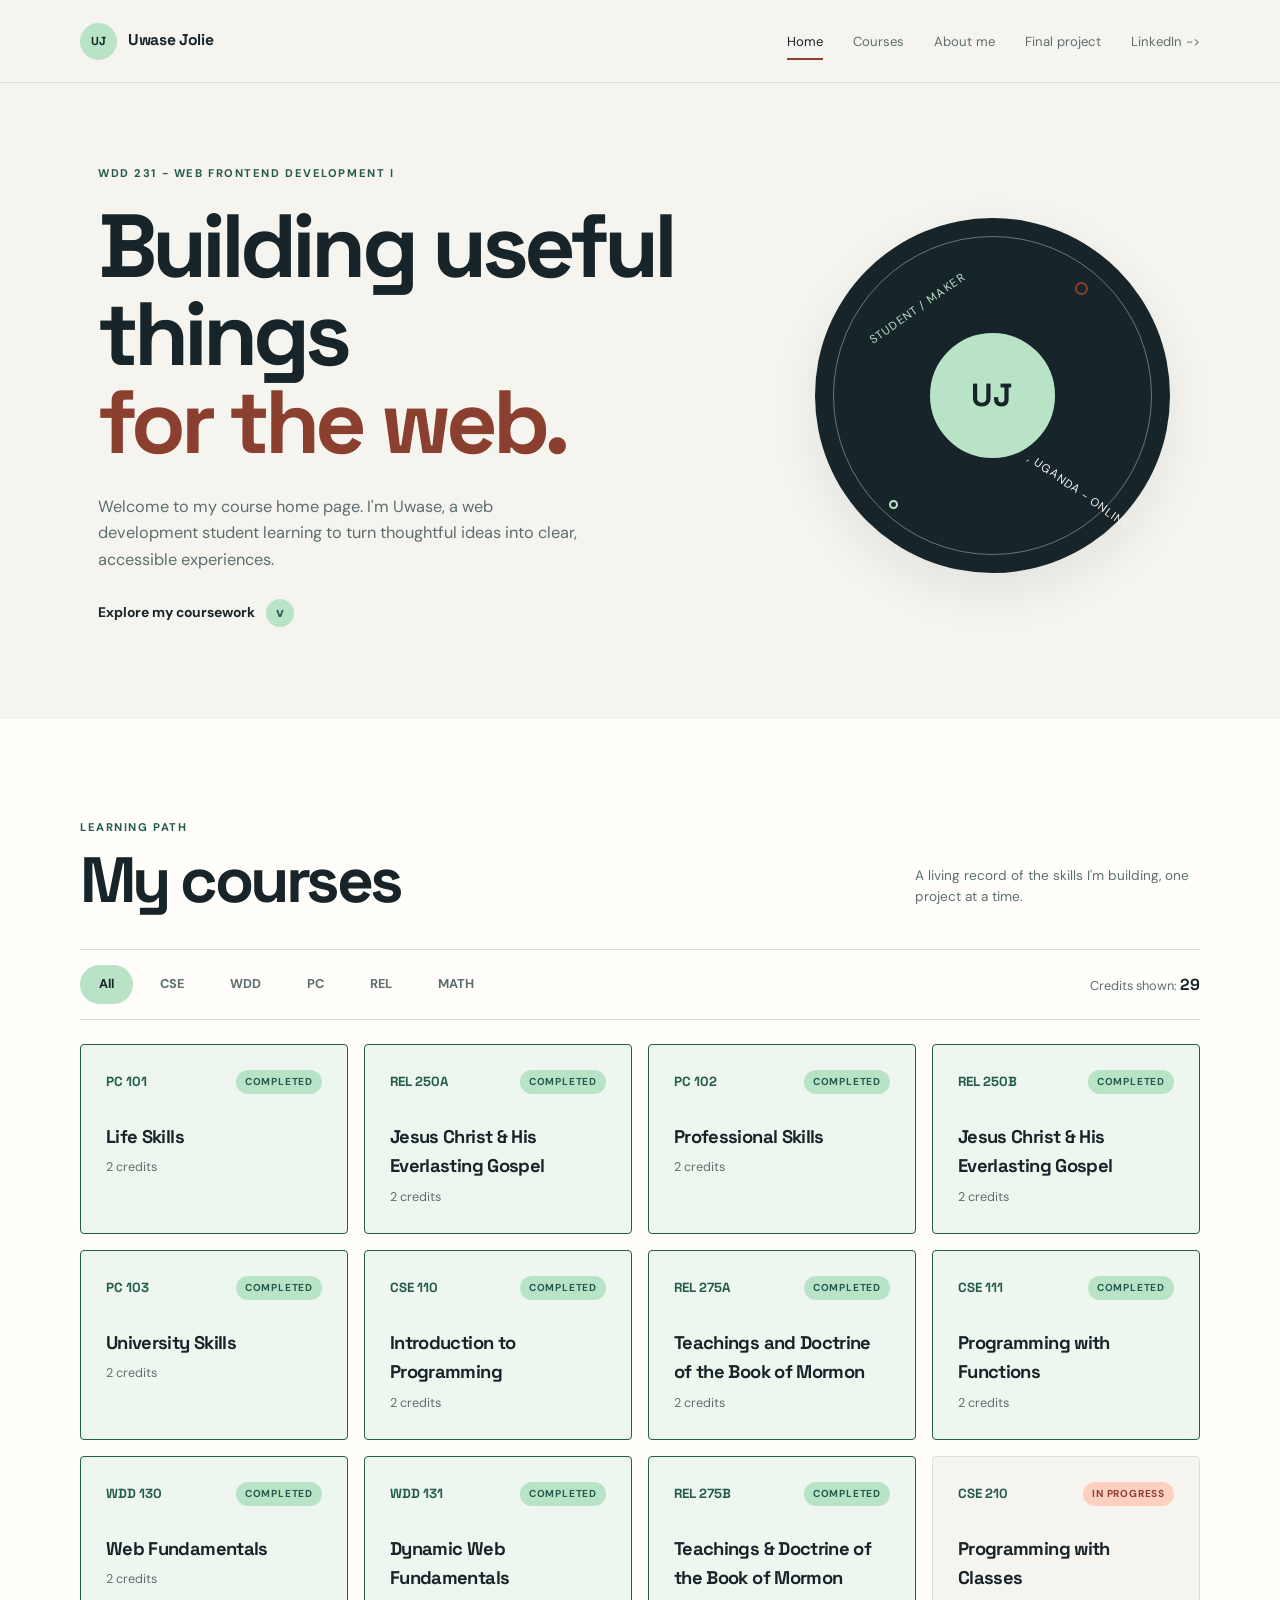
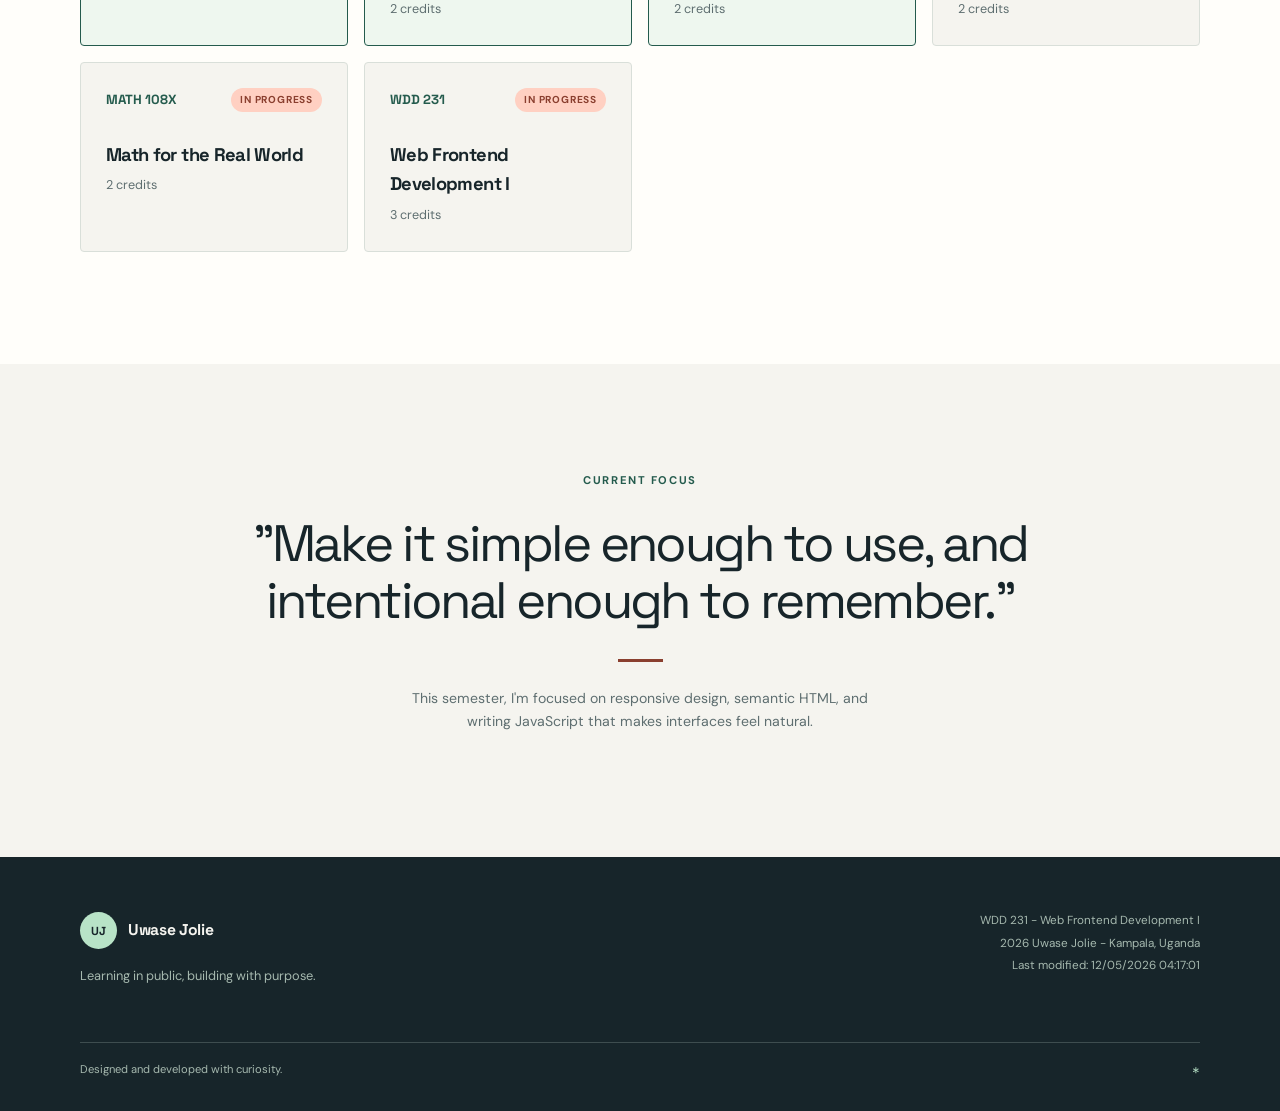
<file: index.html>
<!doctype html>
<html lang="en">
<head>
  <meta charset="UTF-8">
  <meta name="viewport" content="width=device-width, initial-scale=1.0">
  <meta name="description" content="Uwase Jolie's WDD 231 course home page featuring completed and current web development courses.">
  <meta name="author" content="Uwase Jolie">
  <title>Uwase Jolie | WDD 231 Web Development Portfolio</title>
  <link rel="icon" href="images/favicon.svg" type="image/svg+xml">
  <meta property="og:title" content="Uwase Jolie | WDD 231 Web Development Portfolio">
  <meta property="og:description" content="Explore Uwase Jolie's WDD 231 coursework, web development projects, and progress building for the modern web.">
  <meta property="og:image" content="https://jolie2000.github.io/wdd231/images/social-preview.svg">
  <meta property="og:image:type" content="image/svg+xml">
  <meta property="og:image:width" content="1200">
  <meta property="og:image:height" content="630">
  <meta property="og:url" content="https://jolie2000.github.io/wdd231/">
  <meta property="og:type" content="website">
  <link rel="preconnect" href="https://fonts.googleapis.com">
  <link rel="preconnect" href="https://fonts.gstatic.com" crossorigin>
  <link href="https://fonts.googleapis.com/css2?family=DM+Sans:wght@400;500;700&family=Space+Grotesk:wght@500;600;700&display=swap" rel="stylesheet">
  <link rel="stylesheet" href="styles/base.css">
  <link rel="stylesheet" href="styles/large.css">
  <script src="scripts/main.js" defer></script>
</head>
<body>
  <header class="site-header">
    <div class="header-inner">
      <a class="brand" href="index.html" aria-label="Uwase Jolie home">
        <span class="brand-mark" aria-hidden="true">UJ</span>
        <span class="brand-name">Uwase Jolie</span>
      </a>
      <button class="menu-toggle" type="button" aria-expanded="false" aria-controls="primary-nav">
        <span class="sr-only">Open navigation menu</span>
        <span class="menu-line"></span><span class="menu-line"></span><span class="menu-line"></span>
      </button>
      <nav id="primary-nav" class="primary-nav" aria-label="Primary navigation">
        <a class="nav-link active" href="index.html" aria-current="page">Home</a>
        <a class="nav-link" href="#courses">Courses</a>
        <a class="nav-link" href="#about">About me</a>
        <a class="nav-link" href="final/index.html">Final project</a>
        <a class="nav-link" href="https://www.linkedin.com/in/jolie-uwase-b781543b9" target="_blank" rel="noopener">LinkedIn <span aria-hidden="true">-&gt;</span></a>
      </nav>
    </div>
  </header>

  <main>
    <section class="hero" id="about" aria-labelledby="hero-title">
      <h2 class="sr-only">About me</h2>
      <div class="hero-copy">
        <p class="eyebrow">WDD 231 - Web Frontend Development I</p>
        <h1 id="hero-title">Building useful things<br><em>for the web.</em></h1>
        <p class="hero-intro">Welcome to my course home page. I'm Uwase, a web development student learning to turn thoughtful ideas into clear, accessible experiences.</p>
        <a class="text-link" href="#courses">Explore my coursework <span aria-hidden="true">v</span></a>
      </div>
      <div class="hero-card" role="group" aria-label="Student profile">
        <div class="profile-orbit orbit-one"></div><div class="profile-orbit orbit-two"></div>
        <div class="profile-avatar" aria-hidden="true">UJ</div>
        <p class="profile-caption">Student / maker</p>
        <p class="profile-location">Kampala, Uganda <span aria-hidden="true">-</span> Online</p>
      </div>
    </section>

    <section class="course-section" id="courses" aria-labelledby="courses-title">
      <div class="section-heading">
        <div>
          <p class="eyebrow">Learning path</p>
          <h2 id="courses-title">My courses</h2>
        </div>
        <p class="section-note">A living record of the skills I'm building, one project at a time.</p>
      </div>
      <div class="course-toolbar">
        <div class="filter-group" role="group" aria-label="Filter courses by subject">
          <button class="filter-button active" type="button" data-filter="all" aria-pressed="true">All</button>
          <button class="filter-button" type="button" data-filter="CSE" aria-pressed="false">CSE</button>
          <button class="filter-button" type="button" data-filter="WDD" aria-pressed="false">WDD</button>
          <button class="filter-button" type="button" data-filter="PC" aria-pressed="false">PC</button>
          <button class="filter-button" type="button" data-filter="REL" aria-pressed="false">REL</button>
          <button class="filter-button" type="button" data-filter="MATH" aria-pressed="false">MATH</button>
        </div>
        <p class="credit-total" aria-live="polite">Credits shown: <strong id="credit-total">0</strong></p>
      </div>
      <div class="course-grid" id="course-list" aria-live="polite"></div>
    </section>

    <section class="statement" aria-labelledby="statement-title">
      <h2 class="sr-only" id="statement-title">Learning statement</h2>
      <p class="eyebrow">Current focus</p>
      <p class="statement-text">"Make it simple enough to use, and intentional enough to remember."</p>
      <div class="statement-rule"></div>
      <p class="statement-detail">This semester, I'm focused on responsive design, semantic HTML, and writing JavaScript that makes interfaces feel natural.</p>
    </section>
  </main>

  <footer class="site-footer">
    <div class="footer-main">
      <div>
        <a class="brand footer-brand" href="index.html"><span class="brand-mark" aria-hidden="true">UJ</span><span class="brand-name">Uwase Jolie</span></a>
        <p class="footer-tagline">Learning in public, building with purpose.</p>
      </div>
      <div class="footer-meta">
        <p>WDD 231 - Web Frontend Development I</p>
        <p><span id="copyright-year"></span> Uwase Jolie - Kampala, Uganda</p>
        <p>Last modified: <span id="last-modified"></span></p>
      </div>
    </div>
    <div class="footer-bottom"><span>Designed and developed with curiosity.</span><span aria-hidden="true">*</span></div>
  </footer>
</body>
</html>
</file>
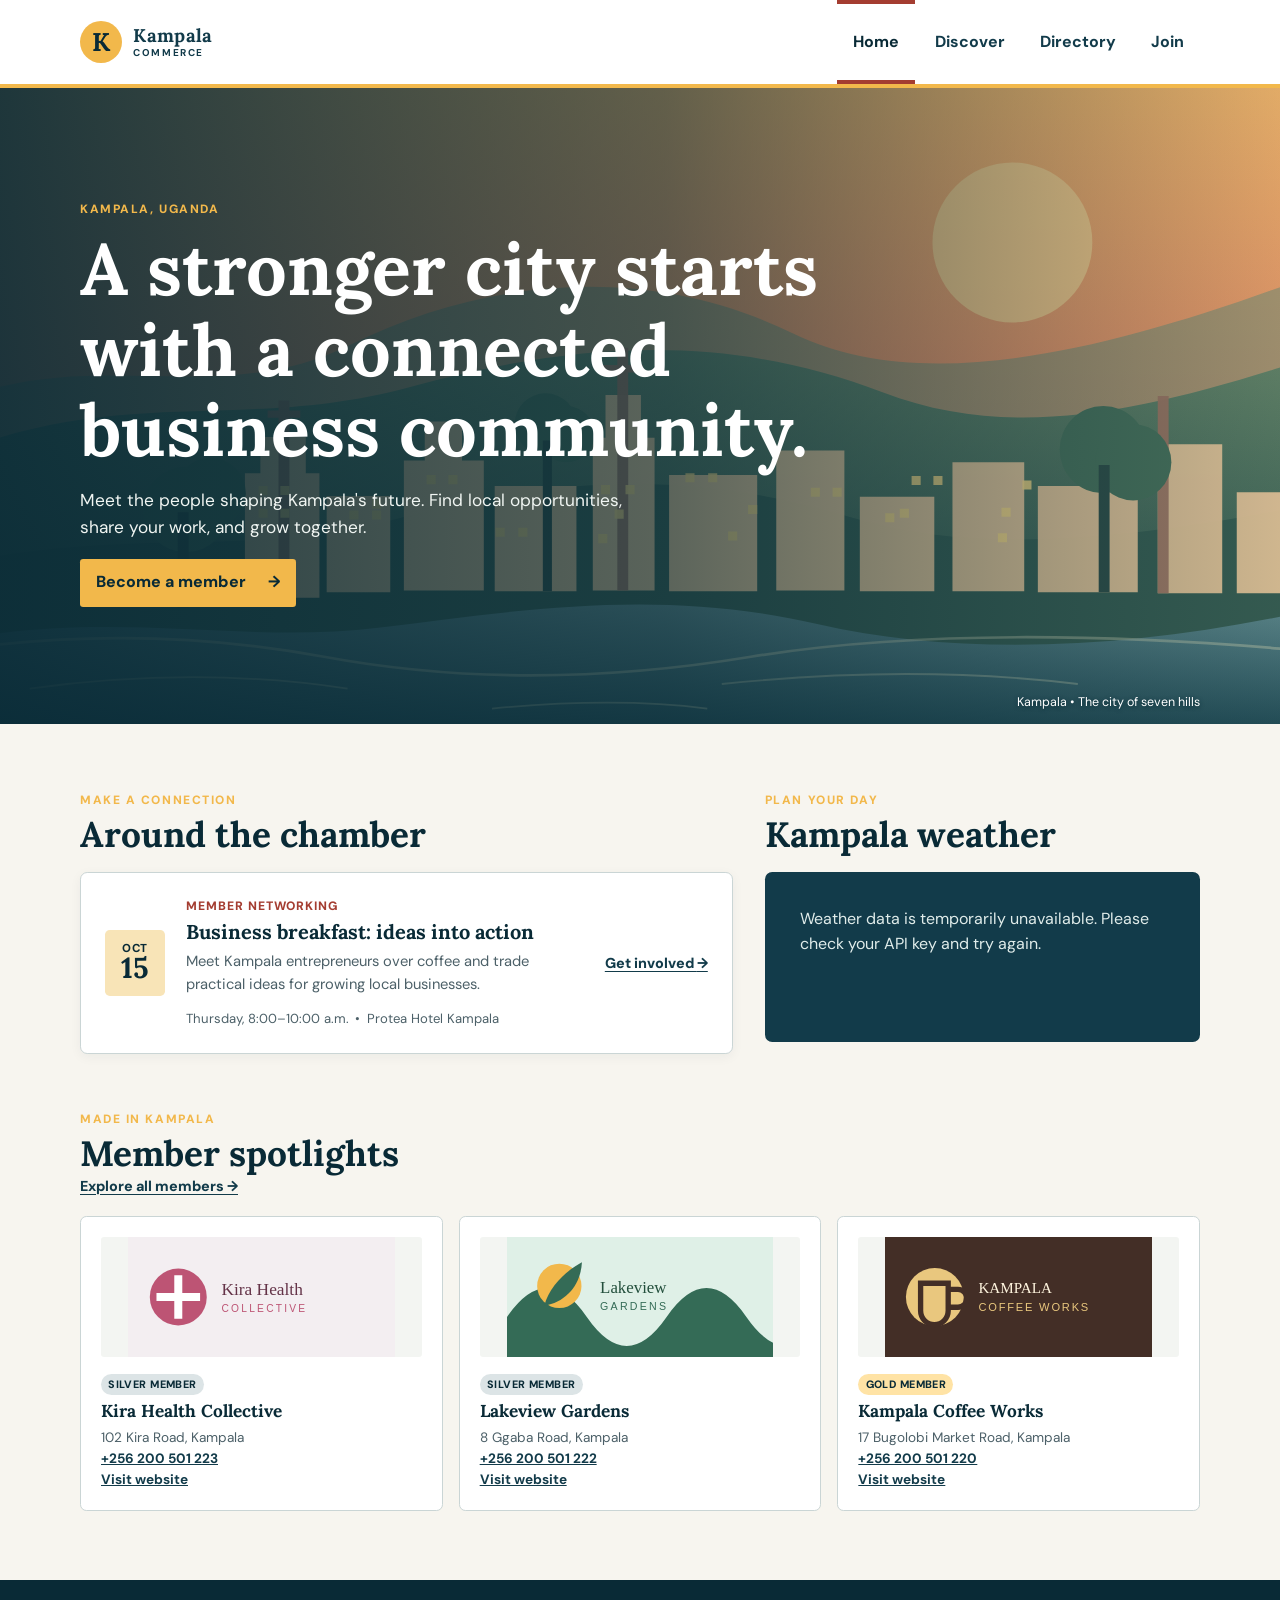
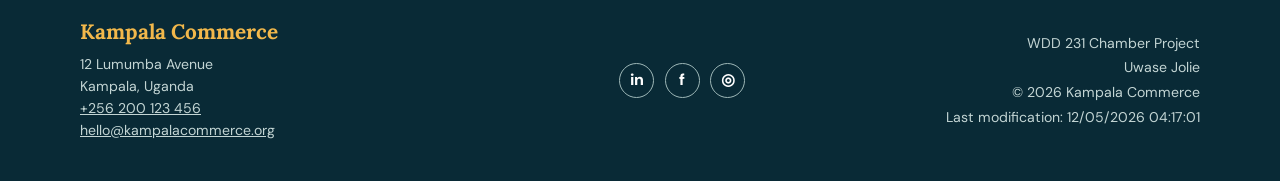
<file: chamber/index.html>
<!doctype html>
<html lang="en">
<head>
  <meta charset="UTF-8">
  <meta name="viewport" content="width=device-width, initial-scale=1.0">
  <meta name="description" content="Connect with Kampala's business community, discover local events, and find resources for your organization.">
  <meta name="author" content="Uwase Jolie">
  <meta name="theme-color" content="#123b4a">
  <title>Kampala Commerce | Connect and Grow Together</title>
  <link rel="icon" href="https://jolie2000.github.io/wdd231/chamber/images/favicon.svg" type="image/svg+xml">
  <meta property="og:title" content="Kampala Commerce | Connect and Grow Together">
  <meta property="og:description" content="Join Kampala Commerce to meet local business leaders, discover chamber events, and find opportunities to help Kampala's business community thrive.">
  <meta property="og:image" content="https://jolie2000.github.io/wdd231/chamber/images/social-preview.svg">
  <meta property="og:image:type" content="image/svg+xml">
  <meta property="og:image:width" content="1200">
  <meta property="og:image:height" content="630">
  <meta property="og:url" content="https://jolie2000.github.io/wdd231/chamber/index.html">
  <meta property="og:type" content="website">
  <link rel="preconnect" href="https://fonts.googleapis.com">
  <link rel="preconnect" href="https://fonts.gstatic.com" crossorigin>
  <link href="https://fonts.googleapis.com/css2?family=DM+Sans:wght@400;500;700&family=Lora:wght@500;600;700&display=swap" rel="stylesheet">
  <link rel="stylesheet" href="styles/normalize.css">
  <link rel="stylesheet" href="styles/small.css">
  <link rel="stylesheet" href="styles/larger.css">
  <link rel="stylesheet" href="styles/home.css">
  <script src="scripts/home.js" defer></script>
</head>
<body>
  <a class="skip-link" href="#main-content">Skip to main content</a>
  <header class="site-header">
    <div class="header-content">
      <a class="brand" href="index.html" aria-label="Kampala Commerce home" aria-current="page">
        <span class="brand-symbol" aria-hidden="true">K</span>
        <span><strong>Kampala</strong><small>Commerce</small></span>
      </a>
      <button class="menu-button" type="button" aria-label="Open navigation menu" aria-controls="primary-navigation" aria-expanded="false">
        <span></span><span></span><span></span>
      </button>
      <nav id="primary-navigation" class="primary-navigation" aria-label="Primary navigation">
        <a href="index.html" aria-current="page">Home</a>
        <a href="discover.html">Discover</a>
        <a href="directory.html">Directory</a>
        <a href="join.html">Join</a>
      </nav>
    </div>
  </header>

  <main id="main-content">
    <section class="home-hero" aria-labelledby="hero-title">
      <img src="images/kampala-hero.svg" width="1600" height="700" alt="Illustrated view over Kampala with its green hills and city skyline">
      <div class="hero-shade" aria-hidden="true"></div>
      <div class="hero-copy">
        <p class="eyebrow">Kampala, Uganda</p>
        <h1 id="hero-title">A stronger city starts with a connected business community.</h1>
        <p>Meet the people shaping Kampala's future. Find local opportunities, share your work, and grow together.</p>
        <a class="hero-cta" href="join.html">Become a member <span aria-hidden="true">→</span></a>
      </div>
      <p class="hero-caption">Kampala • The city of seven hills</p>
    </section>

    <div class="home-content">
      <section class="events-section" aria-labelledby="events-title">
        <div class="section-heading">
          <p class="eyebrow">Make a connection</p>
          <h2 id="events-title">Around the chamber</h2>
        </div>
        <div class="event-card">
          <time class="event-date" datetime="2026-10-15"><span>OCT</span><strong>15</strong></time>
          <div class="event-details">
            <p class="event-type">Member networking</p>
            <h3>Business breakfast: ideas into action</h3>
            <p>Meet Kampala entrepreneurs over coffee and trade practical ideas for growing local businesses.</p>
            <p class="event-meta"><span>Thursday, 8:00–10:00 a.m.</span><span>•</span><span>Protea Hotel Kampala</span></p>
          </div>
          <a class="text-link" href="join.html">Get involved <span aria-hidden="true">→</span></a>
        </div>
      </section>

      <section class="weather-section" aria-labelledby="weather-title">
        <div class="section-heading">
          <p class="eyebrow">Plan your day</p>
          <h2 id="weather-title">Kampala weather</h2>
        </div>
        <div id="weather-panel" class="weather-panel" aria-live="polite">
          <p class="weather-status">Loading local weather…</p>
        </div>
      </section>

      <section class="spotlights-section" aria-labelledby="spotlights-title">
        <div class="section-heading section-heading-row">
          <div><p class="eyebrow">Made in Kampala</p><h2 id="spotlights-title">Member spotlights</h2></div>
          <a class="text-link" href="directory.html">Explore all members <span aria-hidden="true">→</span></a>
        </div>
        <div id="spotlight-grid" class="spotlight-grid" aria-live="polite">
          <p class="spotlight-status">Discovering local businesses…</p>
        </div>
      </section>
    </div>
  </main>

  <footer class="site-footer">
    <div class="footer-content">
      <section aria-labelledby="contact-title">
        <h2 id="contact-title">Kampala Commerce</h2>
        <address>
          12 Lumumba Avenue<br>
          Kampala, Uganda<br>
          <a href="tel:+256200123456">+256 200 123 456</a><br>
          <a href="mailto:hello@kampalacommerce.org">hello@kampalacommerce.org</a>
        </address>
      </section>
      <nav class="social-links" aria-label="Social media links">
        <a href="https://www.linkedin.com" aria-label="Kampala Commerce on LinkedIn"><span aria-hidden="true">in</span></a>
        <a href="https://www.facebook.com" aria-label="Kampala Commerce on Facebook"><span aria-hidden="true">f</span></a>
        <a href="https://www.instagram.com" aria-label="Kampala Commerce on Instagram"><span aria-hidden="true">◎</span></a>
      </nav>
      <section class="development-info" aria-label="Development information">
        <p>WDD 231 Chamber Project</p>
        <p>Uwase Jolie</p>
        <p>&copy; <span id="current-year"></span> Kampala Commerce</p>
        <p>Last modification: <span id="last-modified"></span></p>
      </section>
    </div>
  </footer>
</body>
</html>
</file>
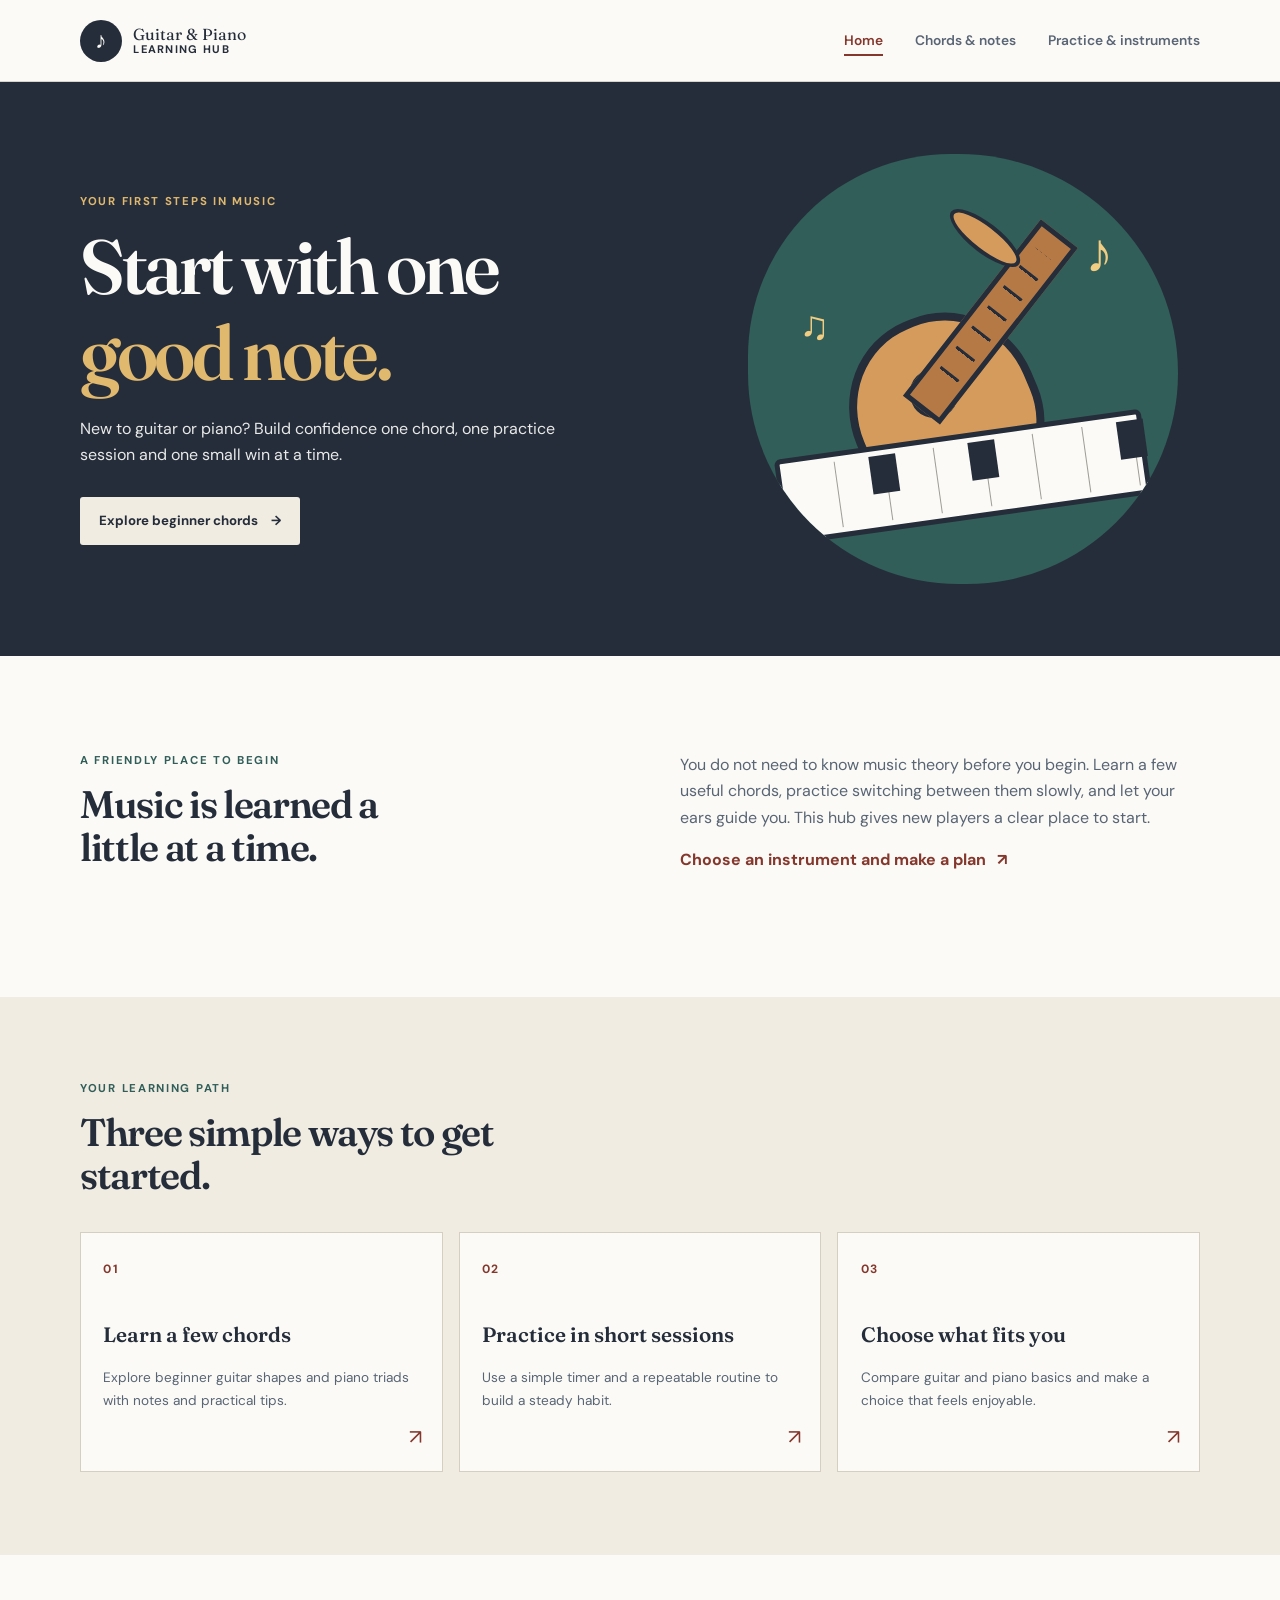
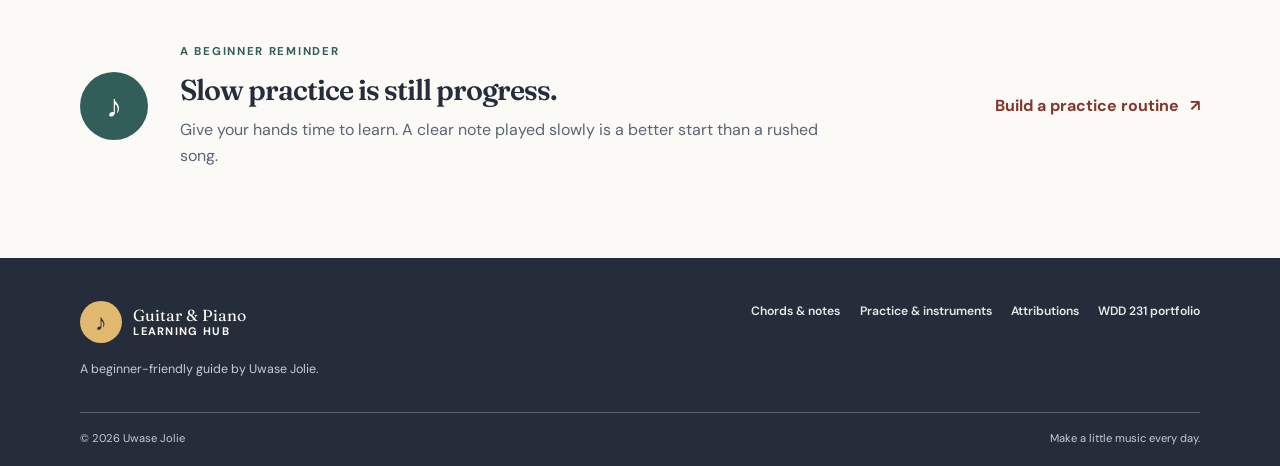
<file: final/index.html>
<!doctype html>
<html lang="en"><head>
  <meta charset="utf-8"><meta name="viewport" content="width=device-width, initial-scale=1">
  <meta name="description" content="Start learning guitar and piano with beginner chords, clear practice advice and approachable instrument guidance."><meta name="author" content="Uwase Jolie"><meta name="theme-color" content="#252d3a">
  <meta property="og:title" content="Guitar &amp; Piano Learning Hub | Start Your Music Journey"><meta property="og:description" content="Friendly first steps for beginner musicians learning guitar or piano, with approachable chords, practice advice and instrument tips."><meta property="og:type" content="website"><meta property="og:url" content="https://jolie2000.github.io/wdd231/final/"><meta property="og:image" content="https://jolie2000.github.io/wdd231/final/images/social-preview.svg">
  <title>Guitar & Piano Learning Hub | Start Making Music</title><link rel="icon" href="images/favicon.svg" type="image/svg+xml"><link rel="preconnect" href="https://fonts.googleapis.com"><link rel="preconnect" href="https://fonts.gstatic.com" crossorigin><link href="https://fonts.googleapis.com/css2?family=DM+Sans:wght@400;500;600;700&family=Fraunces:opsz,wght@9..144,500;9..144,600;9..144,700&display=swap" rel="stylesheet"><link rel="stylesheet" href="styles/normalize.css"><link rel="stylesheet" href="styles/site.css"><script type="module" src="scripts/site.js"></script>
</head><body><a class="skip-link" href="#main">Skip to content</a>
  <header class="site-header"><a class="brand" href="index.html"><span class="brand-mark" aria-hidden="true">♪</span><span>Guitar & Piano <b>Learning Hub</b></span></a><button class="menu-toggle" aria-controls="site-nav" aria-expanded="false" type="button"><span class="assistive-text">Open menu</span><span aria-hidden="true">☰</span></button><nav class="site-nav" id="site-nav" aria-label="Main navigation"><a aria-current="page" href="index.html">Home</a><a href="lessons.html">Chords & notes</a><a href="practice.html">Practice & instruments</a></nav></header>
  <main id="main">
    <section class="hero"><div class="hero-copy"><p class="eyebrow">Your first steps in music</p><h1>Start with one <em>good note.</em></h1><p>New to guitar or piano? Build confidence one chord, one practice session and one small win at a time.</p><a class="button button-light" href="lessons.html">Explore beginner chords <span aria-hidden="true">→</span></a></div><div class="hero-art" role="img" aria-label="Illustration of a guitar and piano keyboard"><div class="guitar"><span class="guitar-neck"></span><span class="guitar-body"></span><span class="guitar-hole"></span></div><div class="keyboard" aria-hidden="true"><i></i><i></i><i></i><i></i><i></i><i></i><i></i></div><span class="note note-one">♪</span><span class="note note-two">♫</span></div></section>
    <section class="intro-layout content-width"><div><p class="eyebrow">A friendly place to begin</p><h2>Music is learned a little at a time.</h2></div><div><p>You do not need to know music theory before you begin. Learn a few useful chords, practice switching between them slowly, and let your ears guide you. This hub gives new players a clear place to start.</p><a class="text-link" href="practice.html">Choose an instrument and make a plan <span aria-hidden="true">↗</span></a></div></section>
    <section class="path-band"><div class="content-width"><p class="eyebrow">Your learning path</p><h2>Three simple ways to get started.</h2><div class="path-layout"><a class="path-card" href="lessons.html"><span class="path-number">01</span><h3>Learn a few chords</h3><p>Explore beginner guitar shapes and piano triads with notes and practical tips.</p><span class="path-arrow" aria-hidden="true">↗</span></a><a class="path-card" href="practice.html#timer"><span class="path-number">02</span><h3>Practice in short sessions</h3><p>Use a simple timer and a repeatable routine to build a steady habit.</p><span class="path-arrow" aria-hidden="true">↗</span></a><a class="path-card" href="practice.html#choose"><span class="path-number">03</span><h3>Choose what fits you</h3><p>Compare guitar and piano basics and make a choice that feels enjoyable.</p><span class="path-arrow" aria-hidden="true">↗</span></a></div></div></section>
    <section class="home-note content-width"><div class="note-mark" aria-hidden="true">♪</div><div><p class="eyebrow">A beginner reminder</p><h2>Slow practice is still progress.</h2><p>Give your hands time to learn. A clear note played slowly is a better start than a rushed song.</p></div><a class="text-link" href="practice.html">Build a practice routine <span aria-hidden="true">↗</span></a></section>
  </main>
  <footer class="site-footer"><div class="footer-main"><a class="brand footer-brand" href="index.html"><span class="brand-mark" aria-hidden="true">♪</span><span>Guitar & Piano <b>Learning Hub</b></span></a><nav class="footer-nav" aria-label="Footer"><a href="lessons.html">Chords & notes</a><a href="practice.html">Practice & instruments</a><a href="attributions.html">Attributions</a><a href="../index.html">WDD 231 portfolio</a></nav><p class="footer-note">A beginner-friendly guide by Uwase Jolie.</p></div><div class="footer-bottom"><span>© <span data-year></span> Uwase Jolie</span><span>Make a little music every day.</span></div></footer>
</body></html>
</file>
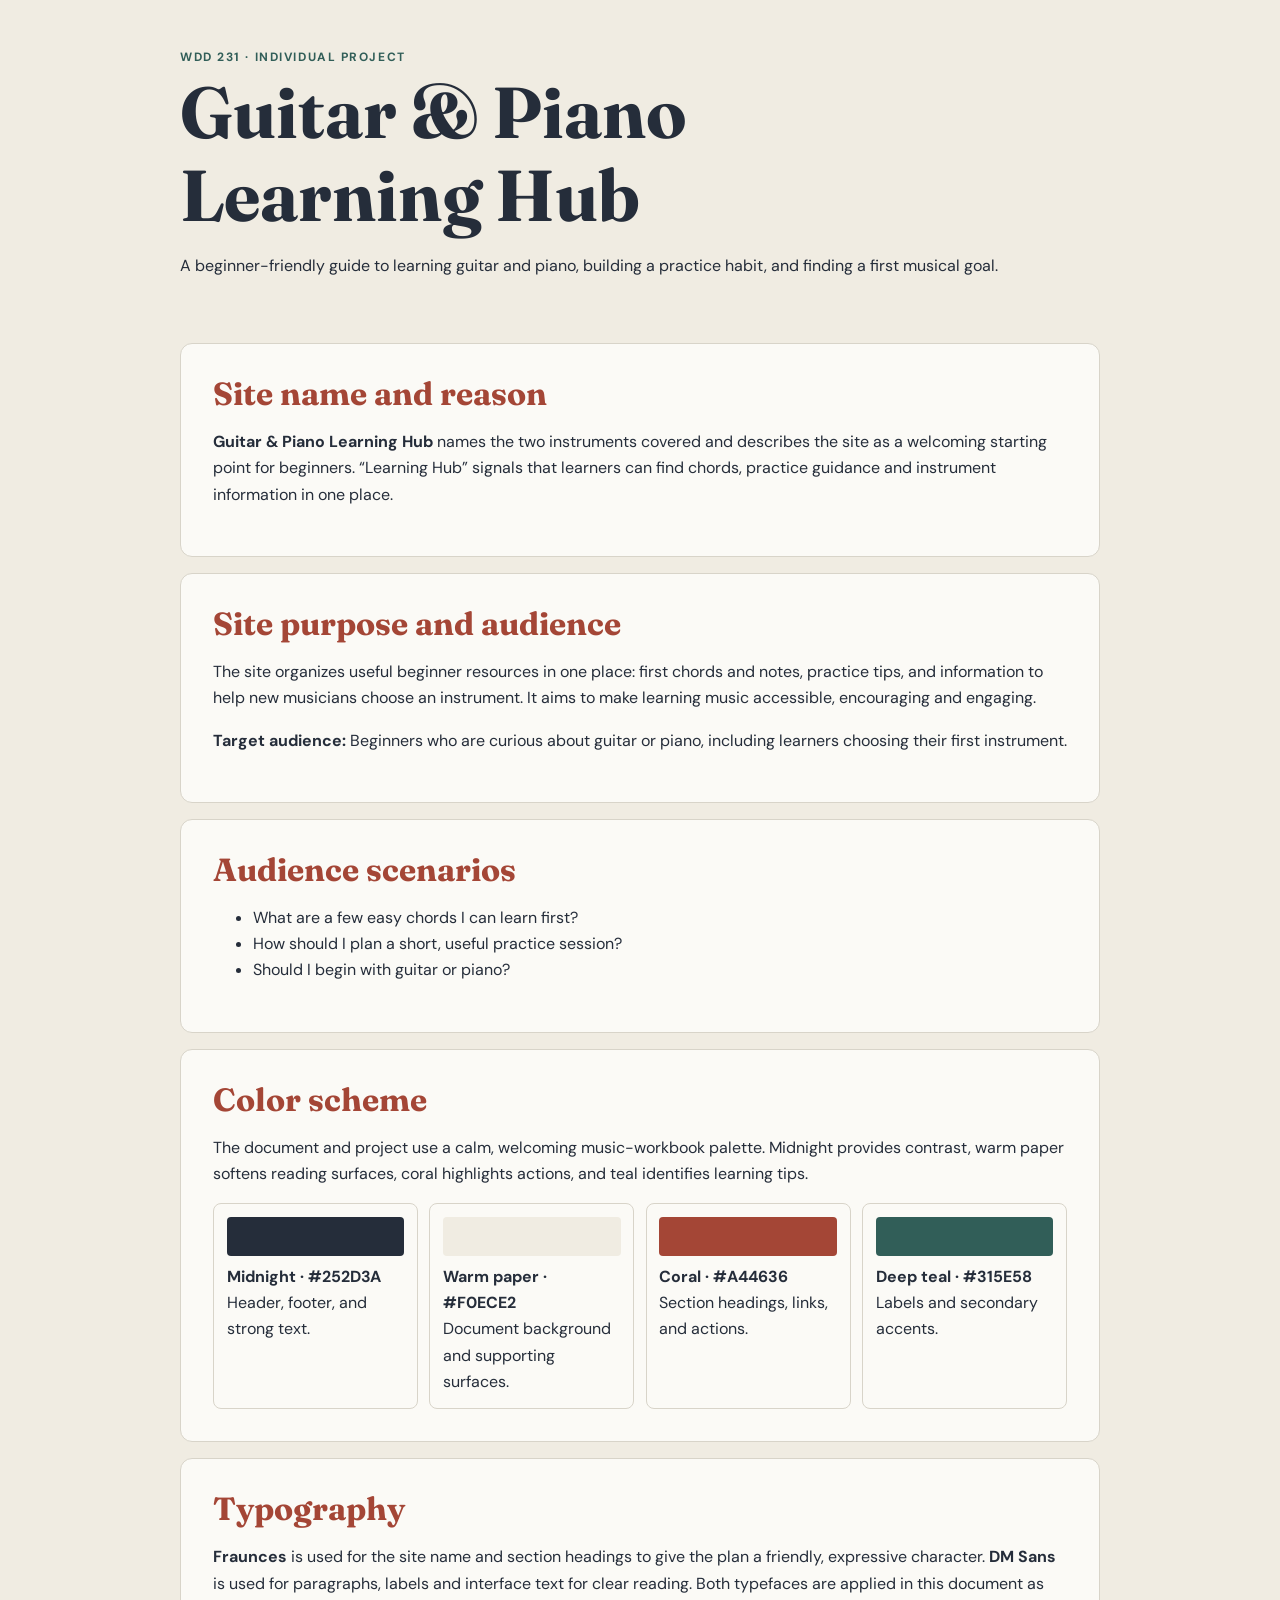
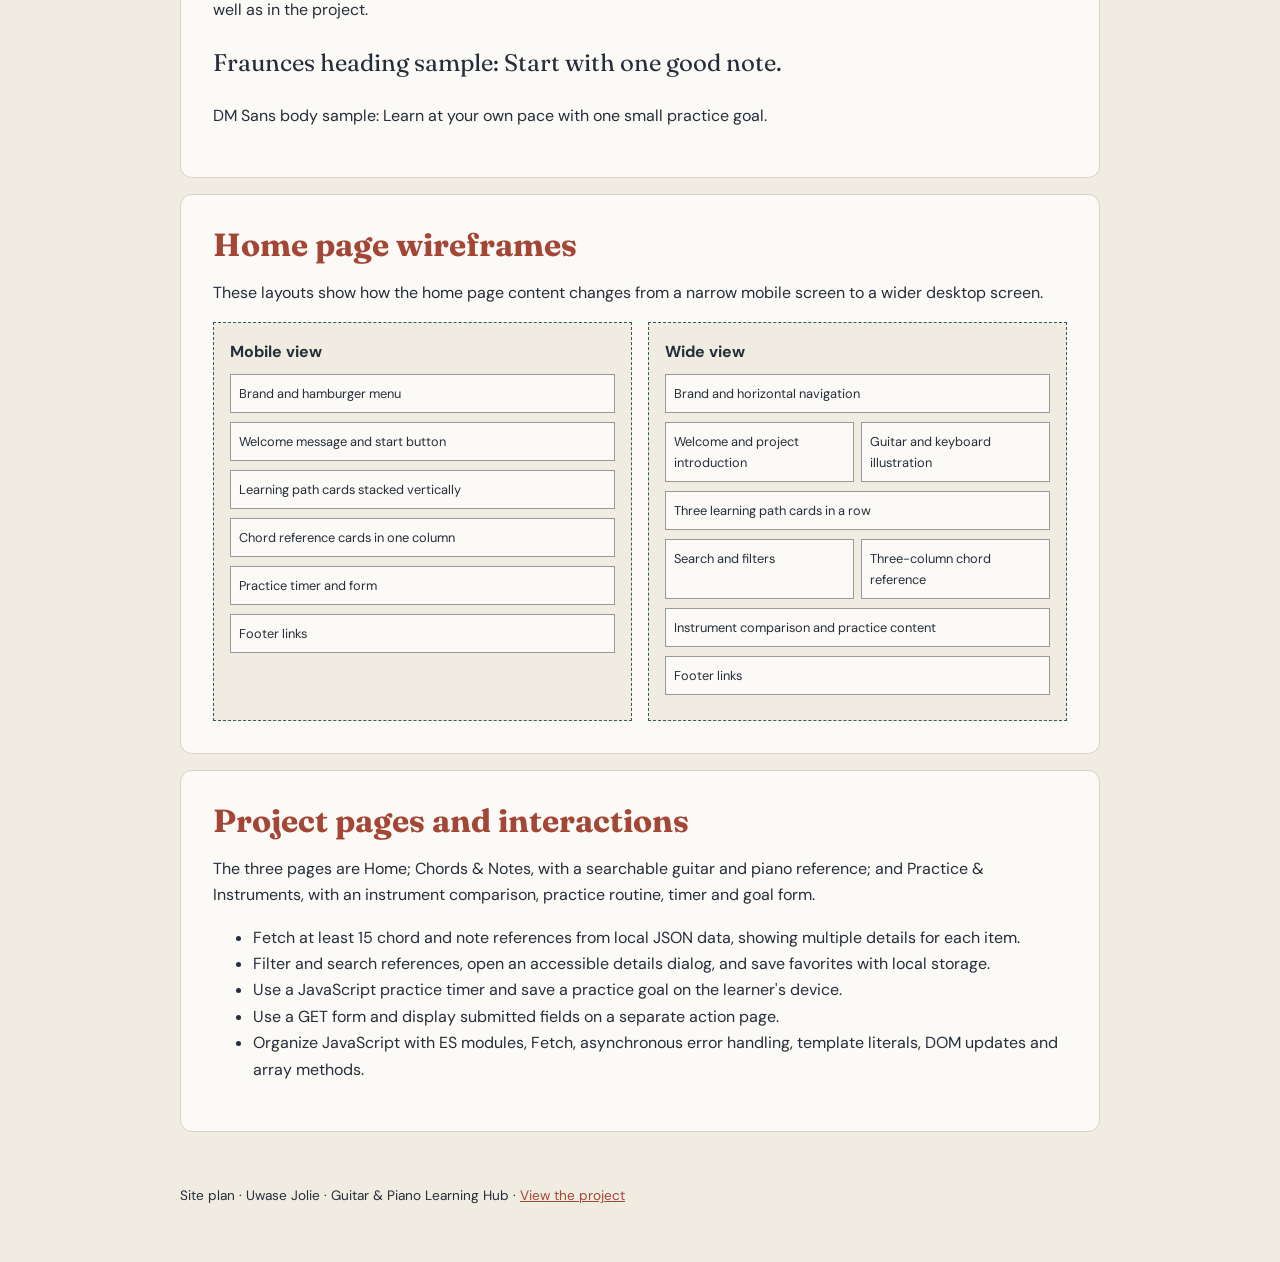
<file: siteplan.html>
<!doctype html>
<html lang="en">
<head>
  <meta charset="utf-8">
  <meta name="viewport" content="width=device-width, initial-scale=1">
  <meta name="description" content="The site plan for Guitar and Piano Learning Hub, a beginner music learning guide by Uwase Jolie.">
  <meta name="author" content="Uwase Jolie">
  <meta name="theme-color" content="#252d3a">
  <title>Guitar &amp; Piano Learning Hub | Site Plan</title>
  <link rel="preconnect" href="https://fonts.googleapis.com">
  <link rel="preconnect" href="https://fonts.gstatic.com" crossorigin>
  <link href="https://fonts.googleapis.com/css2?family=DM+Sans:wght@400;500;700&amp;family=Fraunces:opsz,wght@9..144,500;9..144,600;9..144,700&amp;display=swap" rel="stylesheet">
  <style>
    :root {
      --ink: #252d3a;
      --paper: #fbfaf6;
      --cream: #f0ece2;
      --coral: #a44636;
      --teal: #315e58;
      --line: #d8d4c9;
      --serif: "Fraunces", Georgia, serif;
      --sans: "DM Sans", Arial, sans-serif;
    }
    * { box-sizing: border-box; }
    body { margin: 0; color: var(--ink); background: var(--cream); font: 1rem/1.65 var(--sans); }
    header, main, footer { width: min(920px, calc(100% - 36px)); margin-inline: auto; }
    header { padding: 3rem 0 2rem; }
    h1, h2, h3 { font-family: var(--serif); line-height: 1.15; }
    h1 { max-width: 15ch; margin: .2rem 0; font-size: clamp(2.5rem, 7vw, 4.5rem); }
    h2 { margin: 0 0 1rem; color: var(--coral); font-size: clamp(1.5rem, 4vw, 2rem); }
    h3 { margin: 1.3rem 0 .4rem; color: var(--teal); }
    .eyebrow { margin: 0; color: var(--teal); font-size: .75rem; font-weight: 700; letter-spacing: .13em; text-transform: uppercase; }
    section { margin: 1rem 0; padding: clamp(1.2rem, 4vw, 2rem); border: 1px solid var(--line); border-radius: .75rem; background: var(--paper); }
    .swatches { display: grid; grid-template-columns: repeat(auto-fit, minmax(150px, 1fr)); gap: .7rem; }
    .swatch { padding: .8rem; border: 1px solid var(--line); border-radius: .5rem; }
    .chip { display: block; height: 2.4rem; margin-bottom: .5rem; border-radius: .25rem; }
    .type-heading { font: 1.5rem/1.3 var(--serif); }
    .type-body { font-family: var(--sans); }
    .wireframes { display: grid; grid-template-columns: 1fr 1fr; gap: 1rem; }
    .wireframe { min-height: 220px; padding: 1rem; border: 1px dashed var(--teal); background: var(--cream); }
    .wire-block { margin: .55rem 0; padding: .5rem; border: 1px solid #999; background: var(--paper); font-size: .8rem; }
    .wire-columns { display: grid; grid-template-columns: 1fr 1fr; gap: .4rem; }
    .wire-columns .wire-block { margin: 0; }
    footer { padding: 1.5rem 0 2.5rem; font-size: .85rem; }
    a { color: var(--coral); }
    @media (max-width: 600px) { .wireframes { grid-template-columns: 1fr; } }
  </style>
</head>
<body>
  <header>
    <p class="eyebrow">WDD 231 &middot; Individual project</p>
    <h1>Guitar &amp; Piano Learning Hub</h1>
    <p>A beginner-friendly guide to learning guitar and piano, building a practice habit, and finding a first musical goal.</p>
  </header>
  <main>
    <section>
      <h2>Site name and reason</h2>
      <p><strong>Guitar &amp; Piano Learning Hub</strong> names the two instruments covered and describes the site as a welcoming starting point for beginners. “Learning Hub” signals that learners can find chords, practice guidance and instrument information in one place.</p>
    </section>
    <section>
      <h2>Site purpose and audience</h2>
      <p>The site organizes useful beginner resources in one place: first chords and notes, practice tips, and information to help new musicians choose an instrument. It aims to make learning music accessible, encouraging and engaging.</p>
      <p><strong>Target audience:</strong> Beginners who are curious about guitar or piano, including learners choosing their first instrument.</p>
    </section>
    <section>
      <h2>Audience scenarios</h2>
      <ul>
        <li>What are a few easy chords I can learn first?</li>
        <li>How should I plan a short, useful practice session?</li>
        <li>Should I begin with guitar or piano?</li>
      </ul>
    </section>
    <section>
      <h2>Color scheme</h2>
      <p>The document and project use a calm, welcoming music-workbook palette. Midnight provides contrast, warm paper softens reading surfaces, coral highlights actions, and teal identifies learning tips.</p>
      <div class="swatches">
        <div class="swatch"><span class="chip" style="background:#252d3a"></span><strong>Midnight &middot; #252D3A</strong><br>Header, footer, and strong text.</div>
        <div class="swatch"><span class="chip" style="background:#f0ece2"></span><strong>Warm paper &middot; #F0ECE2</strong><br>Document background and supporting surfaces.</div>
        <div class="swatch"><span class="chip" style="background:#a44636"></span><strong>Coral &middot; #A44636</strong><br>Section headings, links, and actions.</div>
        <div class="swatch"><span class="chip" style="background:#315e58"></span><strong>Deep teal &middot; #315E58</strong><br>Labels and secondary accents.</div>
      </div>
    </section>
    <section>
      <h2>Typography</h2>
      <p><strong>Fraunces</strong> is used for the site name and section headings to give the plan a friendly, expressive character. <strong>DM Sans</strong> is used for paragraphs, labels and interface text for clear reading. Both typefaces are applied in this document as well as in the project.</p>
      <p class="type-heading">Fraunces heading sample: Start with one good note.</p>
      <p class="type-body">DM Sans body sample: Learn at your own pace with one small practice goal.</p>
    </section>
    <section>
      <h2>Home page wireframes</h2>
      <p>These layouts show how the home page content changes from a narrow mobile screen to a wider desktop screen.</p>
      <div class="wireframes">
        <div class="wireframe">
          <strong>Mobile view</strong>
          <div class="wire-block">Brand and hamburger menu</div>
          <div class="wire-block">Welcome message and start button</div>
          <div class="wire-block">Learning path cards stacked vertically</div>
          <div class="wire-block">Chord reference cards in one column</div>
          <div class="wire-block">Practice timer and form</div>
          <div class="wire-block">Footer links</div>
        </div>
        <div class="wireframe">
          <strong>Wide view</strong>
          <div class="wire-block">Brand and horizontal navigation</div>
          <div class="wire-columns"><div class="wire-block">Welcome and project introduction</div><div class="wire-block">Guitar and keyboard illustration</div></div>
          <div class="wire-block">Three learning path cards in a row</div>
          <div class="wire-columns"><div class="wire-block">Search and filters</div><div class="wire-block">Three-column chord reference</div></div>
          <div class="wire-block">Instrument comparison and practice content</div>
          <div class="wire-block">Footer links</div>
        </div>
      </div>
    </section>
    <section>
      <h2>Project pages and interactions</h2>
      <p>The three pages are Home; Chords &amp; Notes, with a searchable guitar and piano reference; and Practice &amp; Instruments, with an instrument comparison, practice routine, timer and goal form.</p>
      <ul>
        <li>Fetch at least 15 chord and note references from local JSON data, showing multiple details for each item.</li>
        <li>Filter and search references, open an accessible details dialog, and save favorites with local storage.</li>
        <li>Use a JavaScript practice timer and save a practice goal on the learner's device.</li>
        <li>Use a GET form and display submitted fields on a separate action page.</li>
        <li>Organize JavaScript with ES modules, Fetch, asynchronous error handling, template literals, DOM updates and array methods.</li>
      </ul>
    </section>
  </main>
  <footer><p>Site plan &middot; Uwase Jolie &middot; Guitar &amp; Piano Learning Hub &middot; <a href="final/index.html">View the project</a></p></footer>
</body>
</html>
</file>
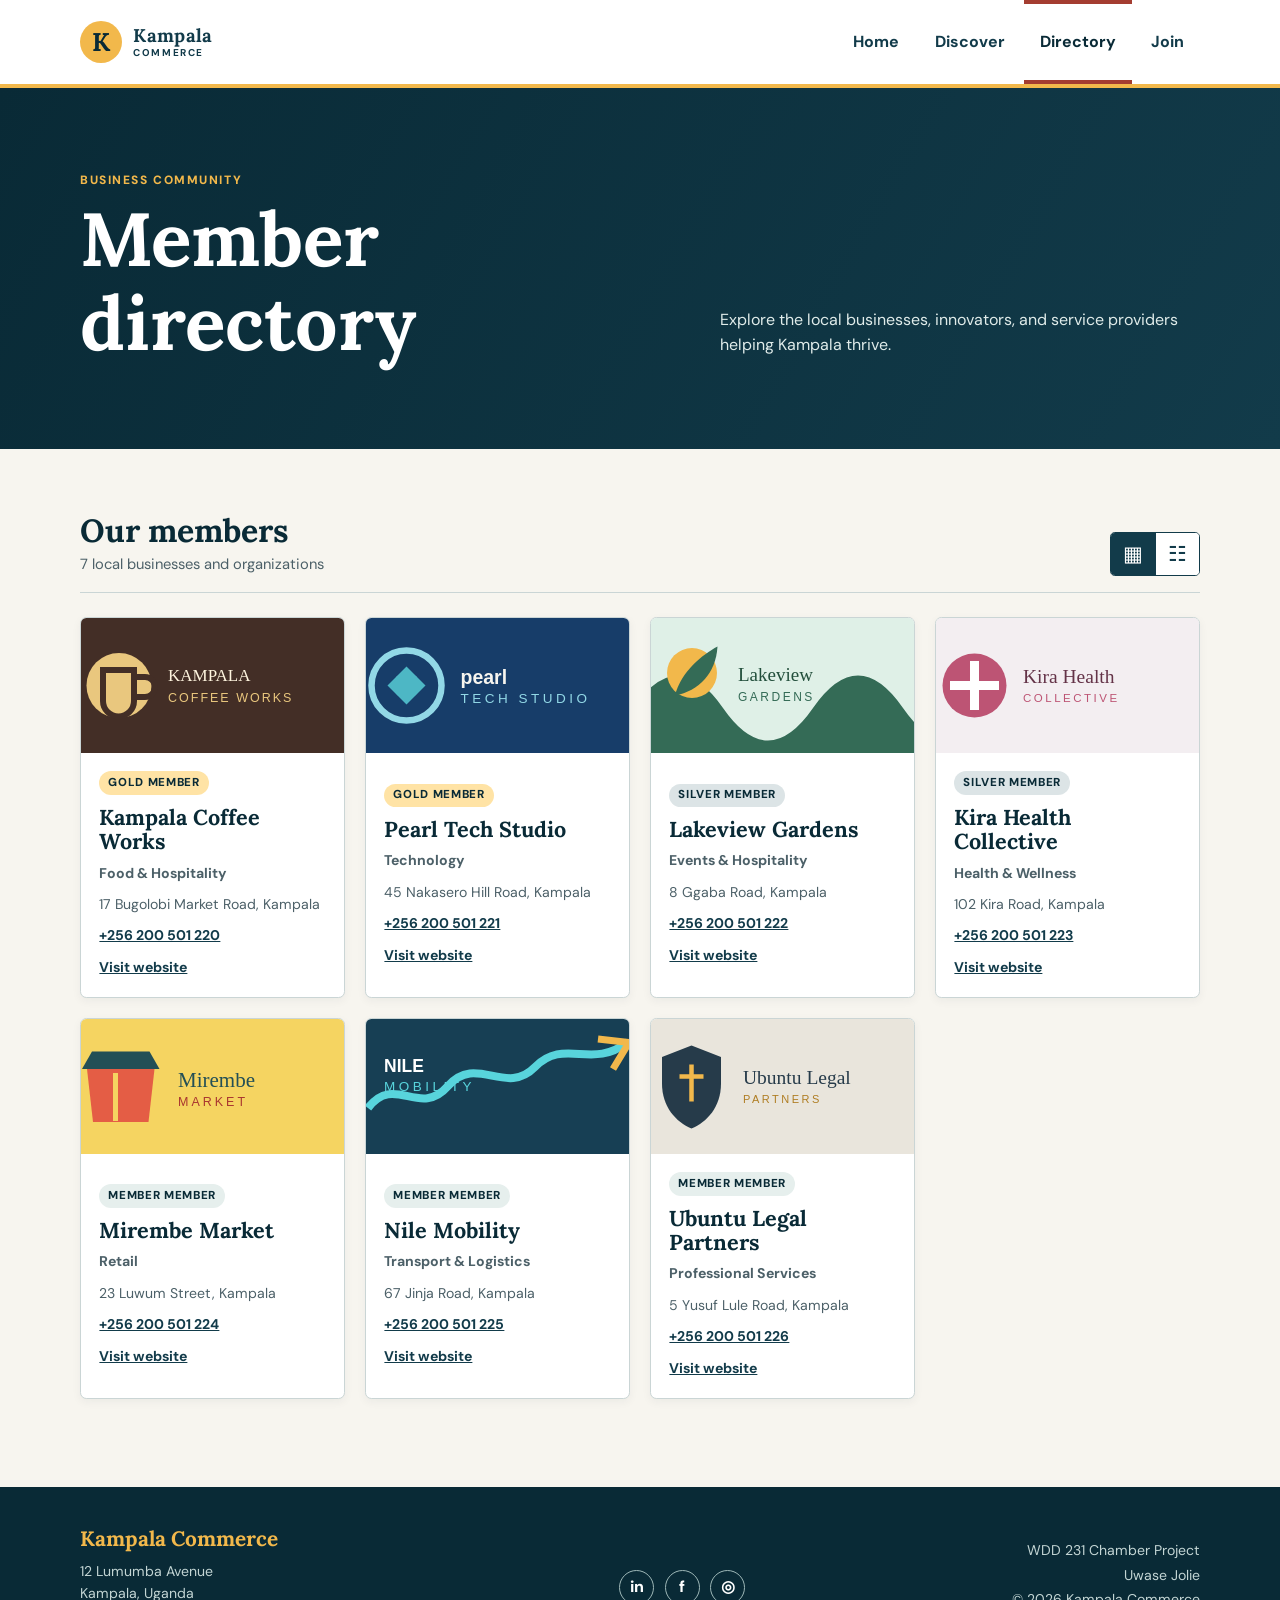
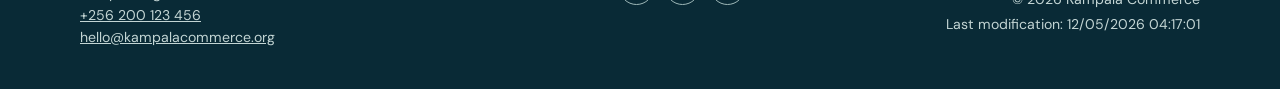
<file: chamber/directory.html>
<!doctype html>
<html lang="en">
<head>
  <meta charset="UTF-8">
  <meta name="viewport" content="width=device-width, initial-scale=1.0">
  <meta name="description" content="Browse the businesses and organizations that make up the Kampala Commerce member directory.">
  <meta name="author" content="Uwase Jolie">
  <meta name="theme-color" content="#123b4a">
  <title>Member Directory | Kampala Commerce</title>
  <link rel="icon" href="https://jolie2000.github.io/wdd231/chamber/images/favicon.svg" type="image/svg+xml">
  <meta property="og:title" content="Kampala Commerce Member Directory | Local Businesses">
  <meta property="og:description" content="Meet the businesses and organizations building a stronger Kampala.">
  <meta property="og:image" content="https://jolie2000.github.io/wdd231/chamber/images/social-preview.svg">
  <meta property="og:url" content="https://jolie2000.github.io/wdd231/chamber/directory.html">
  <meta property="og:type" content="website">
  <link rel="preconnect" href="https://fonts.googleapis.com">
  <link rel="preconnect" href="https://fonts.gstatic.com" crossorigin>
  <link href="https://fonts.googleapis.com/css2?family=DM+Sans:wght@400;500;700&family=Lora:wght@500;600;700&display=swap" rel="stylesheet">
  <link rel="stylesheet" href="styles/normalize.css">
  <link rel="stylesheet" href="styles/small.css">
  <link rel="stylesheet" href="styles/larger.css">
  <script src="scripts/directory.js" defer></script>
</head>
<body>
  <a class="skip-link" href="#main-content">Skip to main content</a>
  <header class="site-header">
    <div class="header-content">
      <a class="brand" href="index.html" aria-label="Kampala Commerce home">
        <span class="brand-symbol" aria-hidden="true">K</span>
        <span><strong>Kampala</strong><small>Commerce</small></span>
      </a>
      <button class="menu-button" type="button" aria-label="Open navigation menu" aria-controls="primary-navigation" aria-expanded="false">
        <span></span><span></span><span></span>
      </button>
      <nav id="primary-navigation" class="primary-navigation" aria-label="Primary navigation">
        <a href="index.html">Home</a>
        <a href="discover.html">Discover</a>
        <a href="directory.html" aria-current="page">Directory</a>
        <a href="join.html">Join</a>
      </nav>
    </div>
  </header>

  <main id="main-content">
    <section class="directory-hero" aria-labelledby="directory-title">
      <div>
        <p class="eyebrow">Business community</p>
        <h1 id="directory-title">Member directory</h1>
      </div>
      <p>Explore the local businesses, innovators, and service providers helping Kampala thrive.</p>
    </section>

    <section class="directory-section" aria-labelledby="members-title">
      <div class="directory-toolbar">
        <div>
          <h2 id="members-title">Our members</h2>
          <p id="member-count" aria-live="polite">Loading members…</p>
        </div>
        <div class="view-controls" role="group" aria-label="Choose member directory layout">
          <button class="view-button is-active" type="button" data-view="grid" aria-pressed="true" title="Grid view">
            <span class="grid-icon" aria-hidden="true">▦</span><span class="sr-only">Grid view</span>
          </button>
          <button class="view-button" type="button" data-view="list" aria-pressed="false" title="List view">
            <span class="list-icon" aria-hidden="true">☷</span><span class="sr-only">List view</span>
          </button>
        </div>
      </div>
      <div id="member-directory" class="member-grid" aria-live="polite"></div>
    </section>
  </main>

  <footer class="site-footer">
    <div class="footer-content">
      <section aria-labelledby="contact-title">
        <h2 id="contact-title">Kampala Commerce</h2>
        <address>
          12 Lumumba Avenue<br>
          Kampala, Uganda<br>
          <a href="tel:+256200123456">+256 200 123 456</a><br>
          <a href="mailto:hello@kampalacommerce.org">hello@kampalacommerce.org</a>
        </address>
      </section>
      <nav class="social-links" aria-label="Social media links">
        <a href="https://www.linkedin.com" aria-label="Kampala Commerce on LinkedIn"><span aria-hidden="true">in</span></a>
        <a href="https://www.facebook.com" aria-label="Kampala Commerce on Facebook"><span aria-hidden="true">f</span></a>
        <a href="https://www.instagram.com" aria-label="Kampala Commerce on Instagram"><span aria-hidden="true">◎</span></a>
      </nav>
      <section class="development-info" aria-label="Development information">
        <p>WDD 231 Chamber Project</p>
        <p>Uwase Jolie</p>
        <p>&copy; <span id="current-year"></span> Kampala Commerce</p>
        <p>Last modification: <span id="last-modified"></span></p>
      </section>
    </div>
  </footer>
</body>
</html>
</file>
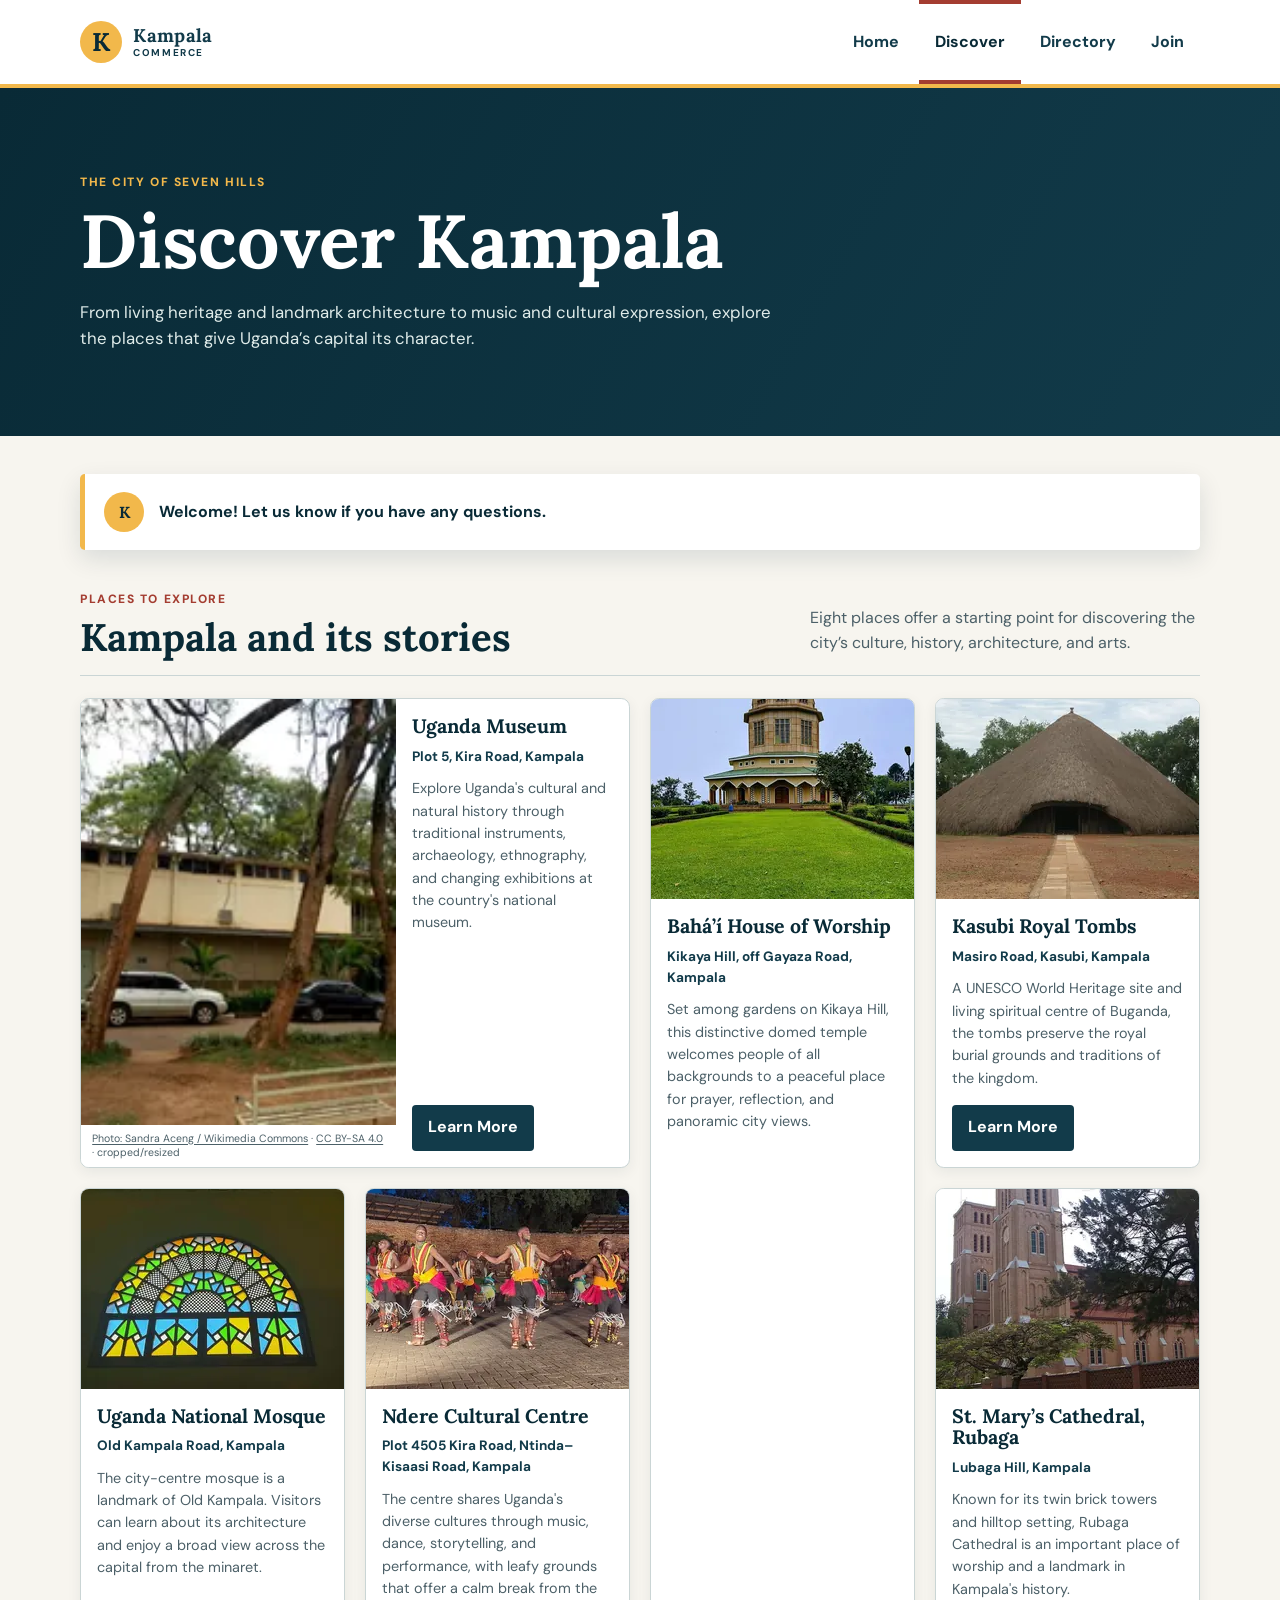
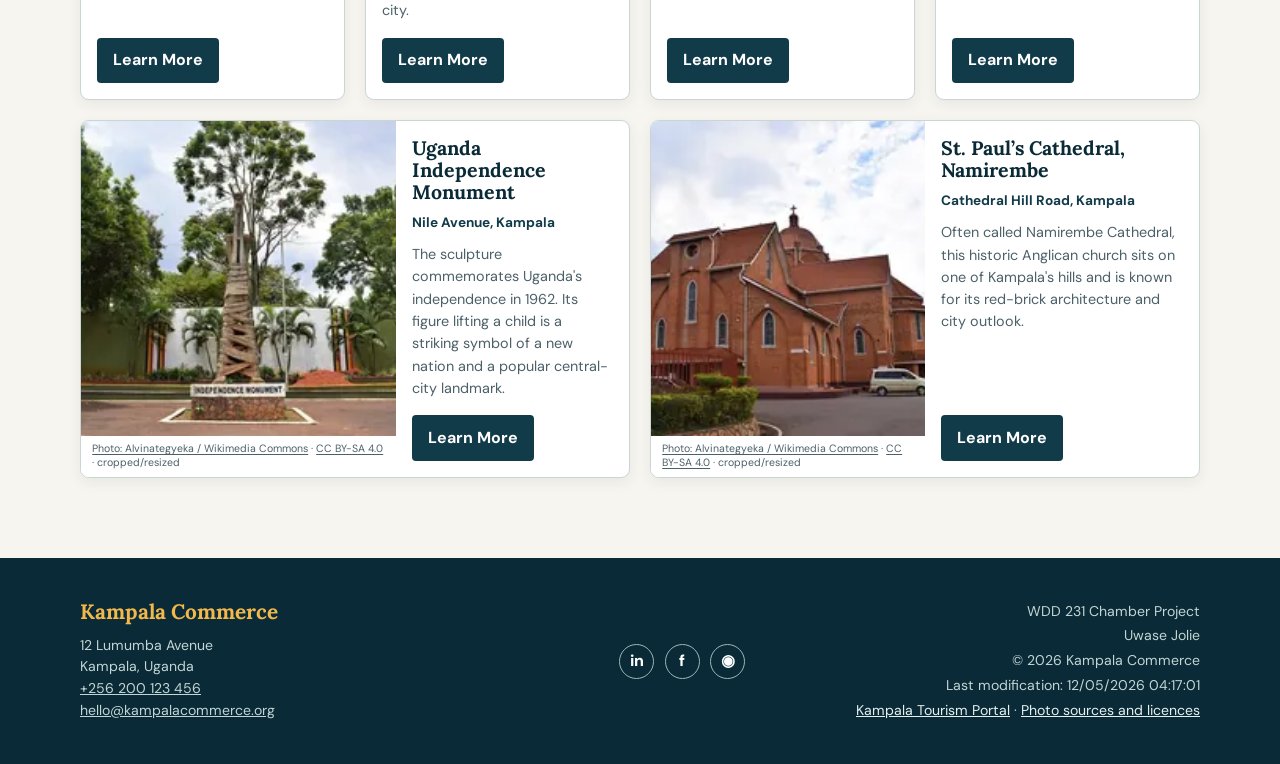
<file: chamber/discover.html>
<!doctype html>
<html lang="en">
<head>
  <meta charset="UTF-8">
  <meta name="viewport" content="width=device-width, initial-scale=1.0">
  <meta name="description" content="Explore Kampala's cultural landmarks, heritage sites, and visitor attractions with Kampala Commerce.">
  <meta name="author" content="Uwase Jolie">
  <meta name="theme-color" content="#123b4a">
  <title>Discover Kampala | Kampala Commerce</title>
  <link rel="icon" href="https://jolie2000.github.io/wdd231/chamber/images/favicon.svg" type="image/svg+xml">
  <meta property="og:title" content="Discover Kampala | Kampala Commerce">
  <meta property="og:description" content="A guide to the landmarks, culture, and places of interest around Kampala.">
  <meta property="og:image" content="https://jolie2000.github.io/wdd231/chamber/images/social-preview.svg">
  <meta property="og:url" content="https://jolie2000.github.io/wdd231/chamber/discover.html">
  <meta property="og:type" content="website">
  <link rel="preconnect" href="https://fonts.googleapis.com">
  <link rel="preconnect" href="https://fonts.gstatic.com" crossorigin>
  <link href="https://fonts.googleapis.com/css2?family=DM+Sans:wght@400;500;700&family=Lora:wght@500;600;700&display=swap" rel="stylesheet">
  <link rel="stylesheet" href="styles/normalize.css">
  <link rel="stylesheet" href="styles/small.css">
  <link rel="stylesheet" href="styles/larger.css">
  <link rel="stylesheet" href="styles/discover.css">
  <script type="module" src="scripts/discover.js"></script>
</head>
<body>
  <a class="skip-link" href="#main-content">Skip to main content</a>
  <header class="site-header">
    <div class="header-content">
      <a class="brand" href="index.html" aria-label="Kampala Commerce home">
        <span class="brand-symbol" aria-hidden="true">K</span>
        <span><strong>Kampala</strong><small>Commerce</small></span>
      </a>
      <button class="menu-button" type="button" aria-label="Open navigation menu" aria-controls="primary-navigation" aria-expanded="false">
        <span></span><span></span><span></span>
      </button>
      <nav id="primary-navigation" class="primary-navigation" aria-label="Primary navigation">
        <a href="index.html">Home</a>
        <a href="discover.html" aria-current="page">Discover</a>
        <a href="directory.html">Directory</a>
        <a href="join.html">Join</a>
      </nav>
    </div>
  </header>

  <main id="main-content">
    <section class="discover-hero" aria-labelledby="discover-title">
      <div class="discover-hero-inner">
        <p class="eyebrow">The city of seven hills</p>
        <h1 id="discover-title">Discover Kampala</h1>
        <p>From living heritage and landmark architecture to music and cultural expression, explore the places that give Uganda’s capital its character.</p>
      </div>
    </section>

    <section class="discover-content" aria-labelledby="places-title">
      <div class="visit-message" aria-live="polite" aria-atomic="true">
        <span class="visit-mark" aria-hidden="true">K</span>
        <p id="visit-message">Welcome to Kampala.</p>
      </div>
      <div class="places-heading">
        <div>
          <p class="eyebrow">Places to explore</p>
          <h2 id="places-title">Kampala and its stories</h2>
        </div>
        <p>Eight places offer a starting point for discovering the city’s culture, history, architecture, and arts.</p>
      </div>
      <div class="attraction-grid" id="attraction-grid" aria-live="polite" aria-busy="true"></div>
    </section>

    <dialog class="attraction-dialog" id="attraction-dialog" aria-labelledby="dialog-title" aria-describedby="dialog-description">
      <div class="dialog-inner">
        <p class="eyebrow">Kampala place guide</p>
        <h2 id="dialog-title">Place details</h2>
        <address id="dialog-address"></address>
        <p id="dialog-description"></p>
        <div class="dialog-actions">
          <a id="dialog-link" href="https://visitkampala.kcca.go.ug/" target="_blank" rel="noopener noreferrer">Visit Kampala Tourism</a>
          <button class="dialog-close" type="button">Close</button>
        </div>
      </div>
    </dialog>
  </main>

  <footer class="site-footer">
    <div class="footer-content">
      <section aria-labelledby="contact-title">
        <h2 id="contact-title">Kampala Commerce</h2>
        <address>
          12 Lumumba Avenue<br>
          Kampala, Uganda<br>
          <a href="tel:+256200123456">+256 200 123 456</a><br>
          <a href="mailto:hello@kampalacommerce.org">hello@kampalacommerce.org</a>
        </address>
      </section>
      <nav class="social-links" aria-label="Social media links">
        <a href="https://www.linkedin.com" aria-label="Kampala Commerce on LinkedIn"><span aria-hidden="true">in</span></a>
        <a href="https://www.facebook.com" aria-label="Kampala Commerce on Facebook"><span aria-hidden="true">f</span></a>
        <a href="https://www.instagram.com" aria-label="Kampala Commerce on Instagram"><span aria-hidden="true">◉</span></a>
      </nav>
      <section class="development-info" aria-label="Development information">
        <p>WDD 231 Chamber Project</p>
        <p>Uwase Jolie</p>
        <p>&copy; <span id="current-year"></span> Kampala Commerce</p>
        <p>Last modification: <span id="last-modified"></span></p>
        <p><a href="https://visitkampala.kcca.go.ug/">Kampala Tourism Portal</a> · <a href="https://commons.wikimedia.org/wiki/Main_Page">Photo sources and licences</a></p>
      </section>
    </div>
  </footer>
</body>
</html>
</file>
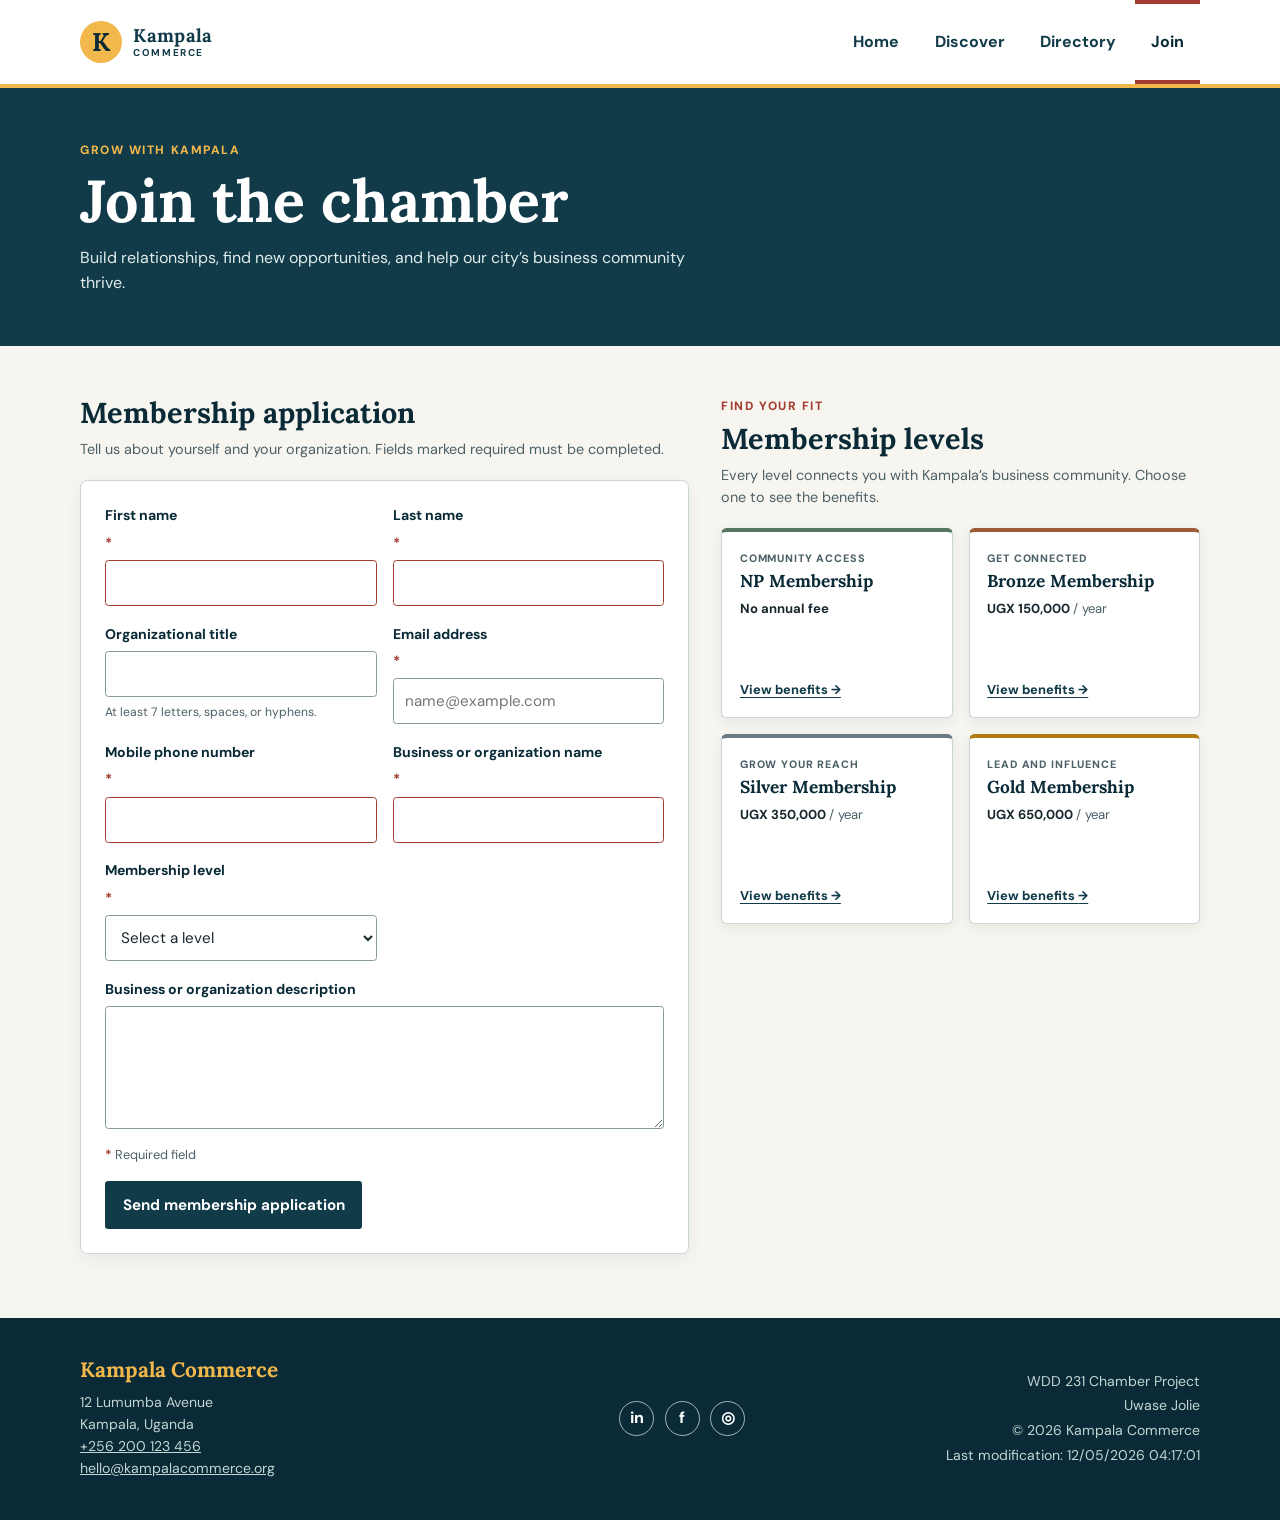
<file: chamber/join.html>
<!doctype html>
<html lang="en">
<head>
  <meta charset="UTF-8">
  <meta name="viewport" content="width=device-width, initial-scale=1.0">
  <meta name="description" content="Apply to join Kampala Commerce and connect your organization with local business opportunities, events, and resources.">
  <meta name="author" content="Uwase Jolie">
  <meta name="theme-color" content="#123b4a">
  <title>Join Kampala Chamber of Commerce | Membership Application</title>
  <link rel="icon" href="https://jolie2000.github.io/wdd231/chamber/images/favicon.svg" type="image/svg+xml">
  <meta property="og:title" content="Join Kampala Chamber of Commerce | Membership Application">
  <meta property="og:description" content="Bring your organization into Kampala's connected business community. Choose a membership and apply to join today.">
  <meta property="og:image" content="https://jolie2000.github.io/wdd231/chamber/images/social-preview.svg">
  <meta property="og:url" content="https://jolie2000.github.io/wdd231/chamber/join.html">
  <meta property="og:type" content="website">
  <link rel="preconnect" href="https://fonts.googleapis.com">
  <link rel="preconnect" href="https://fonts.gstatic.com" crossorigin>
  <link href="https://fonts.googleapis.com/css2?family=DM+Sans:wght@400;500;700&family=Lora:wght@500;600;700&display=swap" rel="stylesheet">
  <link rel="stylesheet" href="styles/normalize.css">
  <link rel="stylesheet" href="styles/small.css">
  <link rel="stylesheet" href="styles/larger.css">
  <link rel="stylesheet" href="styles/join.css">
  <script src="scripts/join.js" defer></script>
</head>
<body>
  <a class="skip-link" href="#main-content">Skip to main content</a>
  <header class="site-header">
    <div class="header-content">
      <a class="brand" href="index.html" aria-label="Kampala Commerce home">
        <span class="brand-symbol" aria-hidden="true">K</span>
        <span><strong>Kampala</strong><small>Commerce</small></span>
      </a>
      <button class="menu-button" type="button" aria-label="Open navigation menu" aria-controls="primary-navigation" aria-expanded="false">
        <span></span><span></span><span></span>
      </button>
      <nav id="primary-navigation" class="primary-navigation" aria-label="Primary navigation">
        <a href="index.html">Home</a>
        <a href="discover.html">Discover</a>
        <a href="directory.html">Directory</a>
        <a href="join.html" aria-current="page">Join</a>
      </nav>
    </div>
  </header>

  <main id="main-content">
    <section class="join-intro" aria-labelledby="join-title">
      <p class="eyebrow">Grow with Kampala</p>
      <h1 id="join-title">Join the chamber</h1>
      <p>Build relationships, find new opportunities, and help our city’s business community thrive.</p>
    </section>

    <div class="join-layout">
      <section class="application-section" aria-labelledby="application-title">
        <div class="join-section-heading">
          <h2 id="application-title">Membership application</h2>
          <p>Tell us about yourself and your organization. Fields marked required must be completed.</p>
        </div>
        <form class="membership-form" method="get" action="thankyou.html">
          <div class="form-fields">
            <label for="first-name">First name <span aria-hidden="true">*</span>
              <input id="first-name" name="firstName" type="text" title="Enter your first name" autocomplete="given-name" required>
            </label>
            <label for="last-name">Last name <span aria-hidden="true">*</span>
              <input id="last-name" name="lastName" type="text" title="Enter your last name" autocomplete="family-name" required>
            </label>
            <label for="organization-title">Organizational title
              <input id="organization-title" name="organizationTitle" type="text" title="Use at least seven letters, spaces, or hyphens" autocomplete="organization-title" pattern="[A-Za-z -]{7,}" minlength="7">
              <span class="field-hint">At least 7 letters, spaces, or hyphens.</span>
            </label>
            <label for="email">Email address <span aria-hidden="true">*</span>
              <input id="email" name="email" type="email" title="Enter an email address where we can contact you" autocomplete="email" placeholder="name@example.com" required>
            </label>
            <label for="phone">Mobile phone number <span aria-hidden="true">*</span>
              <input id="phone" name="phone" type="tel" title="Enter your mobile phone number" autocomplete="tel" required>
            </label>
            <label for="organization">Business or organization name <span aria-hidden="true">*</span>
              <input id="organization" name="organization" type="text" title="Enter your business or organization name" autocomplete="organization" required>
            </label>
            <label for="membership">Membership level <span aria-hidden="true">*</span>
              <select id="membership" name="membership" title="Choose a membership level" autocomplete="off" required>
                <option value="" selected disabled>Select a level</option>
                <option value="np">NP Membership — no fee</option>
                <option value="bronze">Bronze Membership</option>
                <option value="silver">Silver Membership</option>
                <option value="gold">Gold Membership</option>
              </select>
            </label>
            <label class="form-field-wide" for="description">Business or organization description
              <textarea id="description" name="description" title="Describe your business or organization" autocomplete="off" rows="5"></textarea>
            </label>
            <input type="hidden" id="timestamp" name="timestamp" value="">
          </div>
          <p class="required-note"><span aria-hidden="true">*</span> Required field</p>
          <button class="submit-application" type="submit" title="Submit your chamber membership application">Send membership application</button>
        </form>
      </section>

      <section class="membership-section" aria-labelledby="levels-title">
        <div class="join-section-heading">
          <p class="eyebrow">Find your fit</p>
          <h2 id="levels-title">Membership levels</h2>
          <p>Every level connects you with Kampala’s business community. Choose one to see the benefits.</p>
        </div>
        <div class="membership-cards">
          <article class="level-card level-np">
            <p class="level-kicker">Community access</p><h3>NP Membership</h3><p class="level-price">No annual fee</p>
            <a href="#np-dialog" data-dialog="np-dialog">View benefits <span aria-hidden="true">→</span></a>
          </article>
          <article class="level-card level-bronze">
            <p class="level-kicker">Get connected</p><h3>Bronze Membership</h3><p class="level-price">UGX 150,000 <span>/ year</span></p>
            <a href="#bronze-dialog" data-dialog="bronze-dialog">View benefits <span aria-hidden="true">→</span></a>
          </article>
          <article class="level-card level-silver">
            <p class="level-kicker">Grow your reach</p><h3>Silver Membership</h3><p class="level-price">UGX 350,000 <span>/ year</span></p>
            <a href="#silver-dialog" data-dialog="silver-dialog">View benefits <span aria-hidden="true">→</span></a>
          </article>
          <article class="level-card level-gold">
            <p class="level-kicker">Lead and influence</p><h3>Gold Membership</h3><p class="level-price">UGX 650,000 <span>/ year</span></p>
            <a href="#gold-dialog" data-dialog="gold-dialog">View benefits <span aria-hidden="true">→</span></a>
          </article>
        </div>
      </section>
    </div>

    <dialog class="benefit-dialog" id="np-dialog" aria-labelledby="np-dialog-title">
      <div class="dialog-content"><p class="eyebrow">No fee</p><h2 id="np-dialog-title">NP Membership</h2><p>For nonprofit and community organizations serving Kampala.</p><ul><li>Chamber event calendar and monthly newsletter</li><li>Access to member networking events</li><li>Nonprofit member listing in the directory</li></ul><button class="dialog-close" type="button">Close</button></div>
    </dialog>
    <dialog class="benefit-dialog" id="bronze-dialog" aria-labelledby="bronze-dialog-title">
      <div class="dialog-content"><p class="eyebrow">UGX 150,000 per year</p><h2 id="bronze-dialog-title">Bronze Membership</h2><p>A practical first step for small businesses building local connections.</p><ul><li>All NP member benefits</li><li>Member directory listing with website link</li><li>One complimentary chamber event ticket per year</li><li>Member pricing on workshops</li></ul><button class="dialog-close" type="button">Close</button></div>
    </dialog>
    <dialog class="benefit-dialog" id="silver-dialog" aria-labelledby="silver-dialog-title">
      <div class="dialog-content"><p class="eyebrow">UGX 350,000 per year</p><h2 id="silver-dialog-title">Silver Membership</h2><p>More ways to raise your profile and develop your team.</p><ul><li>All Bronze member benefits</li><li>Two complimentary event tickets per year</li><li>Quarterly member spotlight opportunity</li><li>Discounted staff training and event space</li></ul><button class="dialog-close" type="button">Close</button></div>
    </dialog>
    <dialog class="benefit-dialog" id="gold-dialog" aria-labelledby="gold-dialog-title">
      <div class="dialog-content"><p class="eyebrow">UGX 650,000 per year</p><h2 id="gold-dialog-title">Gold Membership</h2><p>Premium visibility and a stronger voice in Kampala’s business community.</p><ul><li>All Silver member benefits</li><li>Priority homepage spotlight rotation</li><li>Four complimentary event tickets per year</li><li>Priority invitations to leadership roundtables</li><li>Featured logo placement in chamber communications</li></ul><button class="dialog-close" type="button">Close</button></div>
    </dialog>
  </main>

  <footer class="site-footer">
    <div class="footer-content">
      <section aria-labelledby="contact-title">
        <h2 id="contact-title">Kampala Commerce</h2>
        <address>12 Lumumba Avenue<br>Kampala, Uganda<br><a href="tel:+256200123456">+256 200 123 456</a><br><a href="mailto:hello@kampalacommerce.org">hello@kampalacommerce.org</a></address>
      </section>
      <nav class="social-links" aria-label="Social media links">
        <a href="https://www.linkedin.com" aria-label="Kampala Commerce on LinkedIn"><span aria-hidden="true">in</span></a>
        <a href="https://www.facebook.com" aria-label="Kampala Commerce on Facebook"><span aria-hidden="true">f</span></a>
        <a href="https://www.instagram.com" aria-label="Kampala Commerce on Instagram"><span aria-hidden="true">◎</span></a>
      </nav>
      <section class="development-info" aria-label="Development information">
        <p>WDD 231 Chamber Project</p><p>Uwase Jolie</p><p>&copy; <span id="current-year"></span> Kampala Commerce</p><p>Last modification: <span id="last-modified"></span></p>
      </section>
    </div>
  </footer>
</body>
</html>
</file>
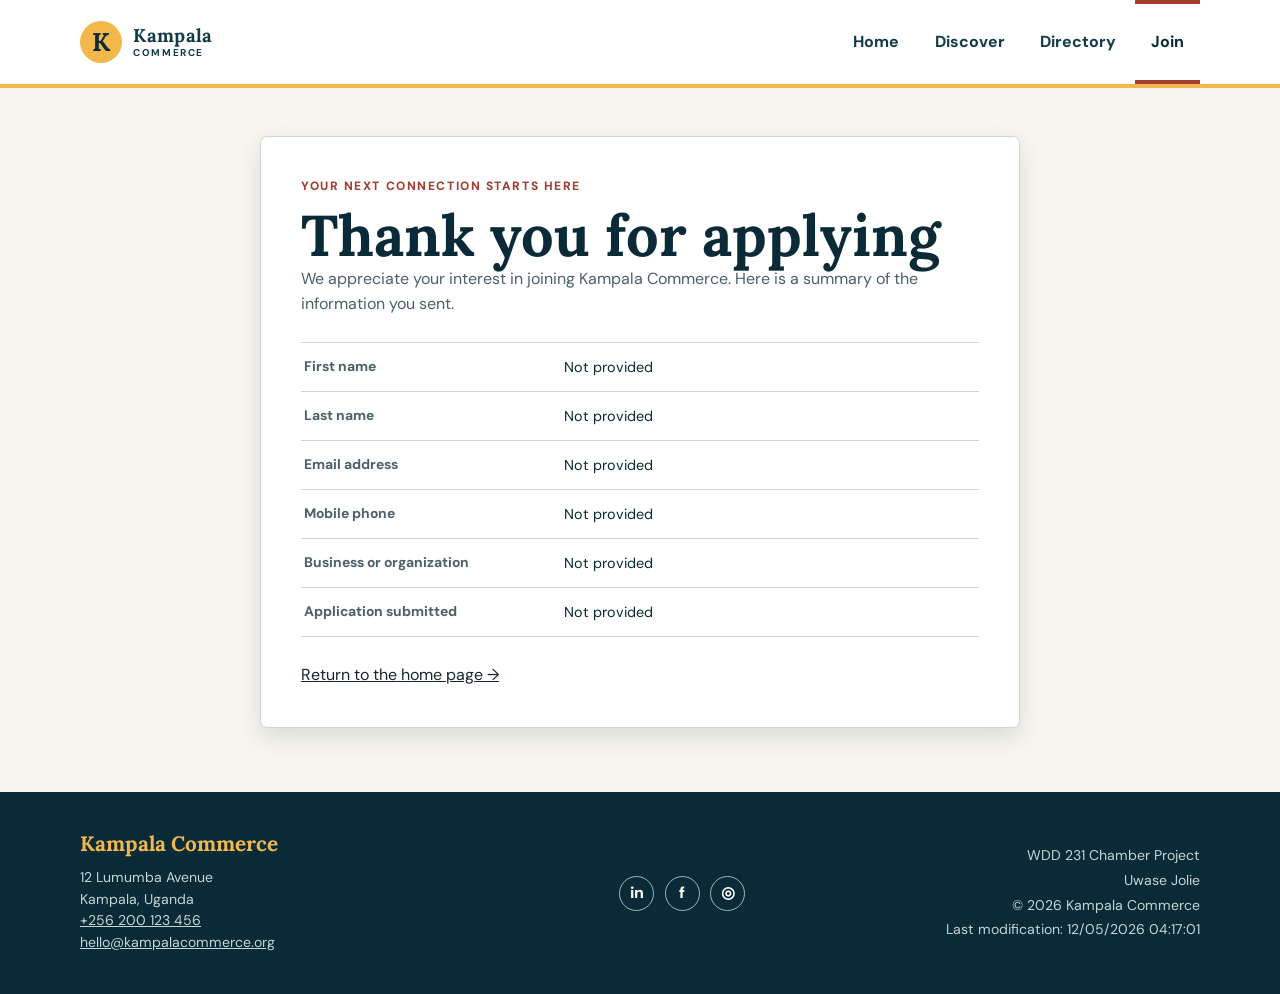
<file: chamber/thankyou.html>
<!doctype html>
<html lang="en">
<head>
  <meta charset="UTF-8">
  <meta name="viewport" content="width=device-width, initial-scale=1.0">
  <meta name="description" content="Thank you for applying to join Kampala Commerce. Review the membership application details you submitted.">
  <meta name="author" content="Uwase Jolie">
  <meta name="theme-color" content="#123b4a">
  <title>Application Received | Kampala Commerce</title>
  <link rel="icon" href="https://jolie2000.github.io/wdd231/chamber/images/favicon.svg" type="image/svg+xml">
  <link rel="preconnect" href="https://fonts.googleapis.com">
  <link rel="preconnect" href="https://fonts.gstatic.com" crossorigin>
  <link href="https://fonts.googleapis.com/css2?family=DM+Sans:wght@400;500;700&family=Lora:wght@500;600;700&display=swap" rel="stylesheet">
  <link rel="stylesheet" href="styles/normalize.css">
  <link rel="stylesheet" href="styles/small.css">
  <link rel="stylesheet" href="styles/larger.css">
  <link rel="stylesheet" href="styles/join.css">
  <script src="scripts/thankyou.js" defer></script>
</head>
<body>
  <a class="skip-link" href="#main-content">Skip to main content</a>
  <header class="site-header">
    <div class="header-content">
      <a class="brand" href="index.html" aria-label="Kampala Commerce home"><span class="brand-symbol" aria-hidden="true">K</span><span><strong>Kampala</strong><small>Commerce</small></span></a>
      <button class="menu-button" type="button" aria-label="Open navigation menu" aria-controls="primary-navigation" aria-expanded="false"><span></span><span></span><span></span></button>
      <nav id="primary-navigation" class="primary-navigation" aria-label="Primary navigation">
        <a href="index.html">Home</a><a href="discover.html">Discover</a><a href="directory.html">Directory</a><a href="join.html" aria-current="page">Join</a>
      </nav>
    </div>
  </header>
  <main id="main-content" class="thankyou-main">
    <section class="thankyou-card" aria-labelledby="thankyou-title">
      <p class="eyebrow">Your next connection starts here</p>
      <h1 id="thankyou-title">Thank you for applying</h1>
      <p>We appreciate your interest in joining Kampala Commerce. Here is a summary of the information you sent.</p>
      <dl class="application-summary" id="application-summary" aria-live="polite">
        <div><dt>First name</dt><dd data-field="firstName">—</dd></div>
        <div><dt>Last name</dt><dd data-field="lastName">—</dd></div>
        <div><dt>Email address</dt><dd data-field="email">—</dd></div>
        <div><dt>Mobile phone</dt><dd data-field="phone">—</dd></div>
        <div><dt>Business or organization</dt><dd data-field="organization">—</dd></div>
        <div><dt>Application submitted</dt><dd data-field="timestamp">—</dd></div>
      </dl>
      <a class="hero-cta thankyou-link" href="index.html">Return to the home page <span aria-hidden="true">→</span></a>
    </section>
  </main>
  <footer class="site-footer">
    <div class="footer-content">
      <section aria-labelledby="contact-title"><h2 id="contact-title">Kampala Commerce</h2><address>12 Lumumba Avenue<br>Kampala, Uganda<br><a href="tel:+256200123456">+256 200 123 456</a><br><a href="mailto:hello@kampalacommerce.org">hello@kampalacommerce.org</a></address></section>
      <nav class="social-links" aria-label="Social media links"><a href="https://www.linkedin.com" aria-label="Kampala Commerce on LinkedIn"><span aria-hidden="true">in</span></a><a href="https://www.facebook.com" aria-label="Kampala Commerce on Facebook"><span aria-hidden="true">f</span></a><a href="https://www.instagram.com" aria-label="Kampala Commerce on Instagram"><span aria-hidden="true">◎</span></a></nav>
      <section class="development-info" aria-label="Development information"><p>WDD 231 Chamber Project</p><p>Uwase Jolie</p><p>&copy; <span id="current-year"></span> Kampala Commerce</p><p>Last modification: <span id="last-modified"></span></p></section>
    </div>
  </footer>
</body>
</html>
</file>
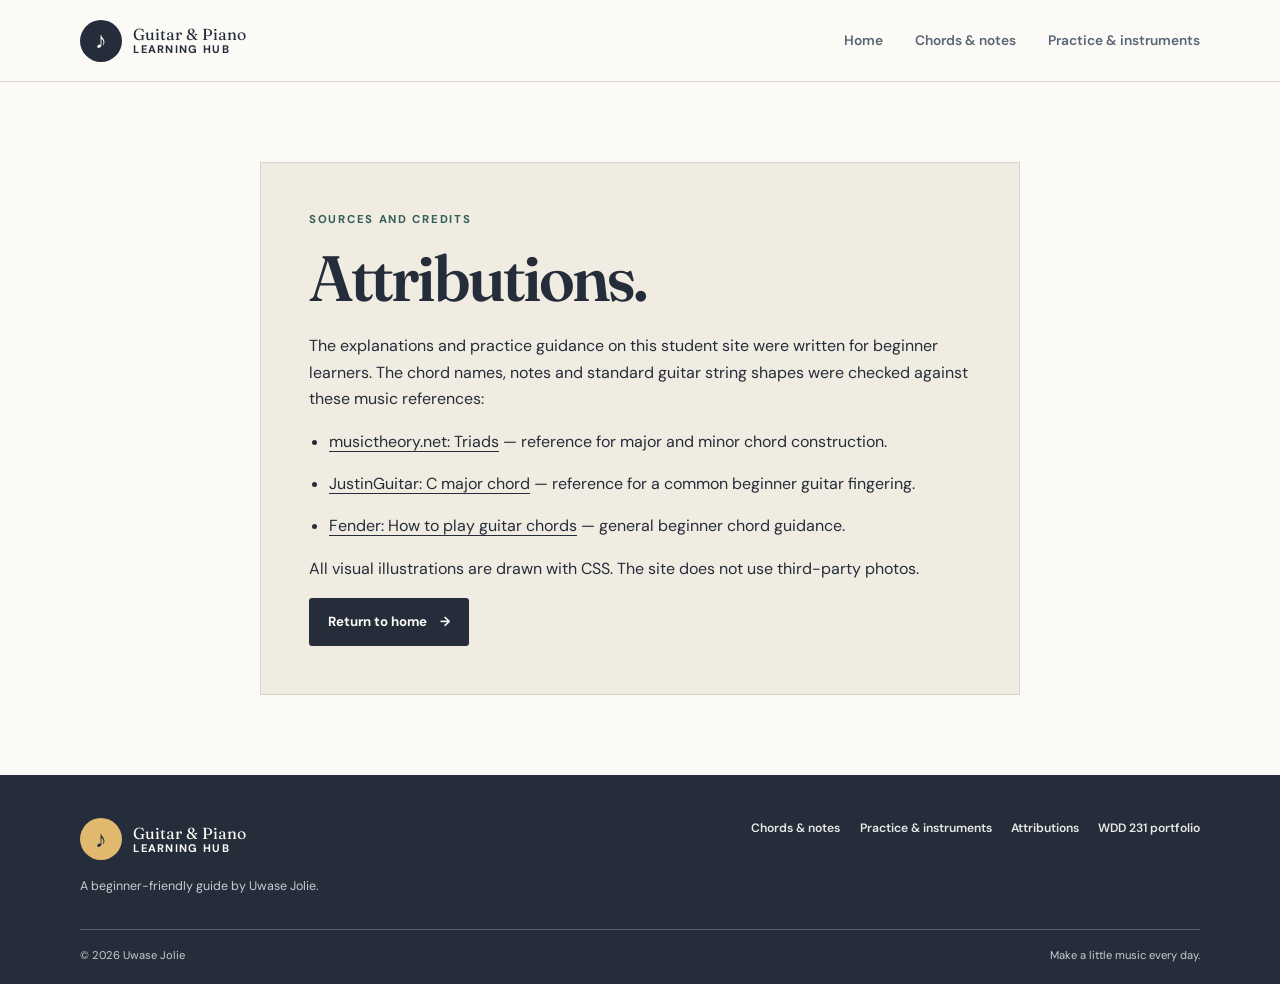
<file: final/attributions.html>
<!doctype html>
<html lang="en"><head><meta charset="utf-8"><meta name="viewport" content="width=device-width, initial-scale=1"><meta name="description" content="Sources and credits for the Guitar and Piano Learning Hub."><meta name="author" content="Uwase Jolie"><meta name="theme-color" content="#252d3a"><meta property="og:title" content="Attributions | Guitar & Piano Learning Hub"><meta property="og:description" content="References used in this beginner music guide."><meta property="og:type" content="website"><meta property="og:url" content="https://jolie2000.github.io/wdd231/final/attributions.html"><meta property="og:image" content="https://jolie2000.github.io/wdd231/final/images/social-preview.svg"><title>Attributions | Guitar & Piano Learning Hub</title><link rel="icon" href="images/favicon.svg" type="image/svg+xml"><link rel="preconnect" href="https://fonts.googleapis.com"><link rel="preconnect" href="https://fonts.gstatic.com" crossorigin><link href="https://fonts.googleapis.com/css2?family=DM+Sans:wght@400;500;600;700&family=Fraunces:opsz,wght@9..144,500;9..144,600;9..144,700&display=swap" rel="stylesheet"><link rel="stylesheet" href="styles/normalize.css"><link rel="stylesheet" href="styles/site.css"><script type="module" src="scripts/site.js"></script></head><body><a class="skip-link" href="#main">Skip to content</a><header class="site-header"><a class="brand" href="index.html"><span class="brand-mark" aria-hidden="true">♪</span><span>Guitar & Piano <b>Learning Hub</b></span></a><button class="menu-toggle" aria-controls="site-nav" aria-expanded="false" type="button"><span class="assistive-text">Open menu</span><span aria-hidden="true">☰</span></button><nav class="site-nav" id="site-nav" aria-label="Main navigation"><a href="index.html">Home</a><a href="lessons.html">Chords & notes</a><a href="practice.html">Practice & instruments</a></nav></header><main id="main" class="action-main content-width"><section class="action-card"><p class="eyebrow">Sources and credits</p><h1>Attributions.</h1><p>The explanations and practice guidance on this student site were written for beginner learners. The chord names, notes and standard guitar string shapes were checked against these music references:</p><ul class="attribution-list"><li><a href="https://www.musictheory.net/lessons/40">musictheory.net: Triads</a> — reference for major and minor chord construction.</li><li><a href="https://www.justinguitar.com/guitar-lessons/the-c-major-chord-b1-101">JustinGuitar: C major chord</a> — reference for a common beginner guitar fingering.</li><li><a href="https://www.fender.com/articles/techniques/how-to-play-guitar-chords">Fender: How to play guitar chords</a> — general beginner chord guidance.</li></ul><p>All visual illustrations are drawn with CSS. The site does not use third-party photos.</p><a class="button button-dark" href="index.html">Return to home <span aria-hidden="true">→</span></a></section></main><footer class="site-footer"><div class="footer-main"><a class="brand footer-brand" href="index.html"><span class="brand-mark" aria-hidden="true">♪</span><span>Guitar & Piano <b>Learning Hub</b></span></a><nav class="footer-nav" aria-label="Footer"><a href="lessons.html">Chords & notes</a><a href="practice.html">Practice & instruments</a><a href="attributions.html">Attributions</a><a href="../index.html">WDD 231 portfolio</a></nav><p class="footer-note">A beginner-friendly guide by Uwase Jolie.</p></div><div class="footer-bottom"><span>© <span data-year></span> Uwase Jolie</span><span>Make a little music every day.</span></div></footer></body></html>
</file>
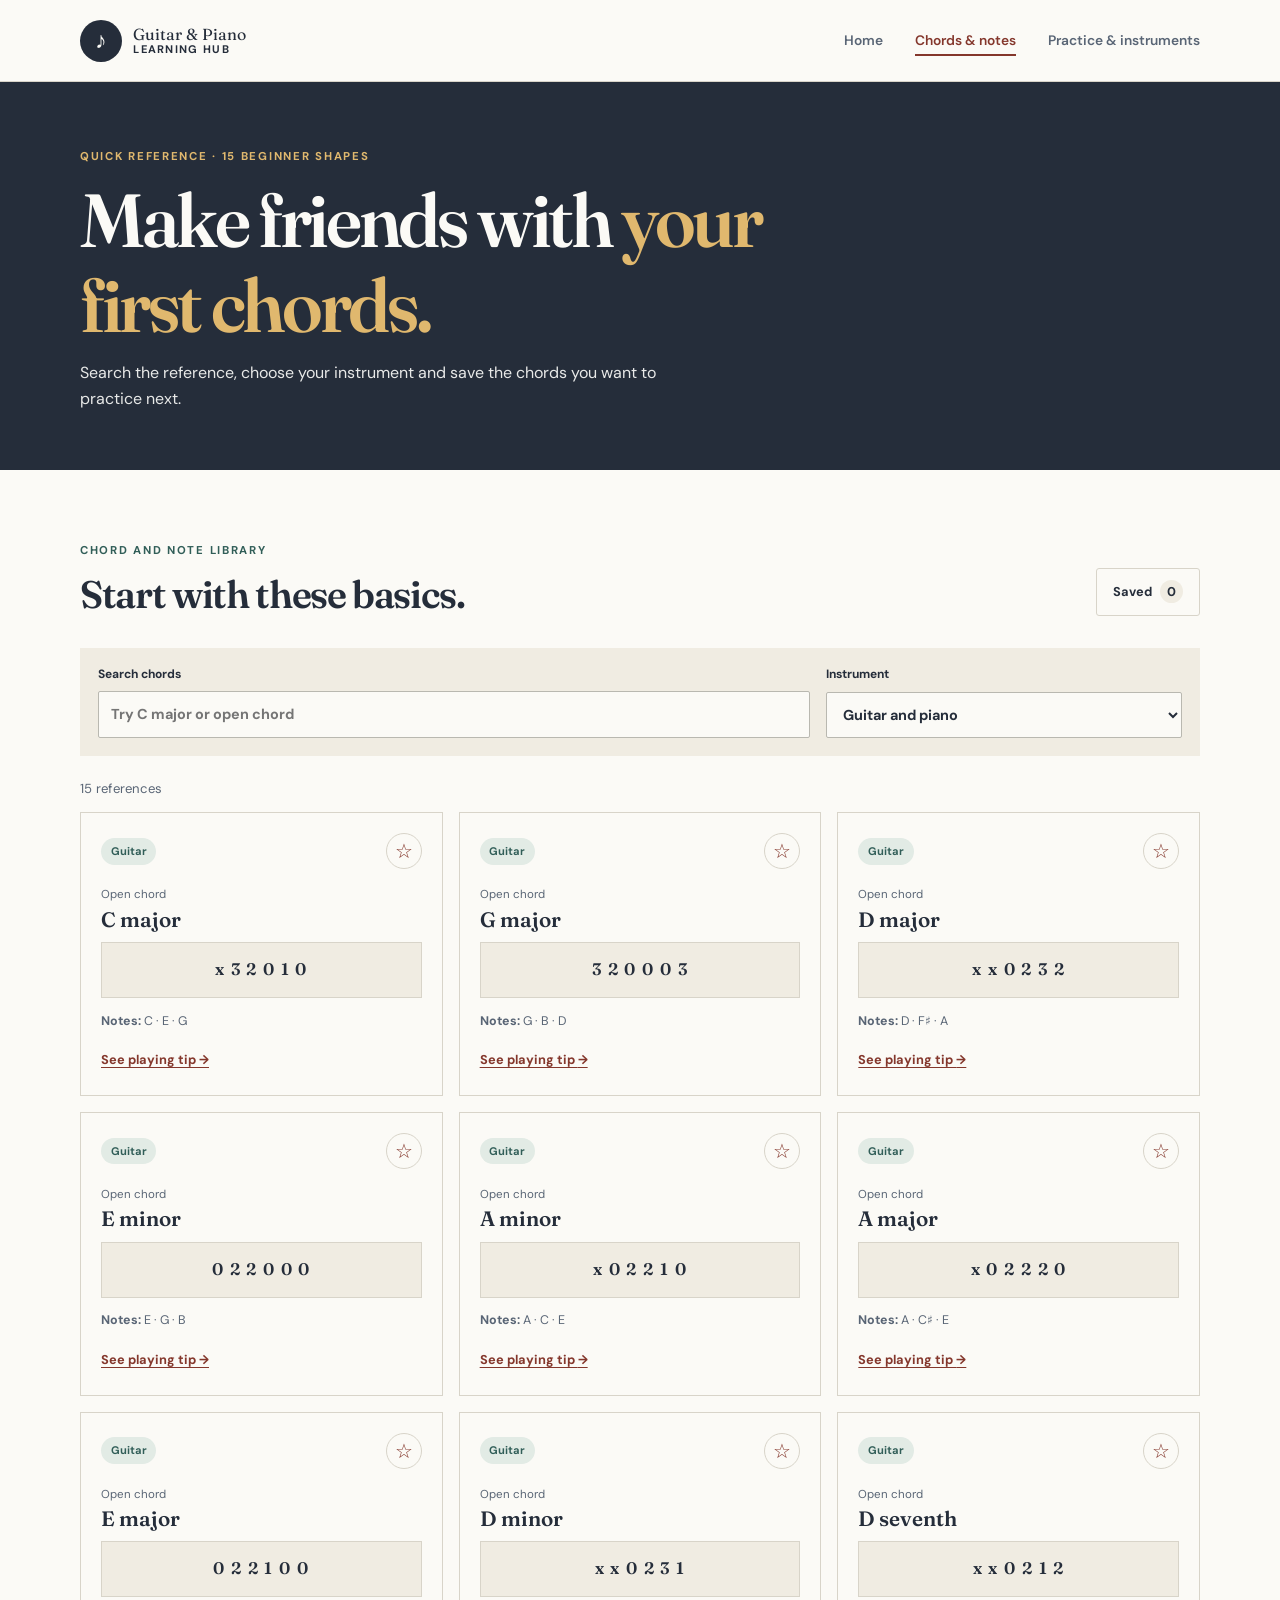
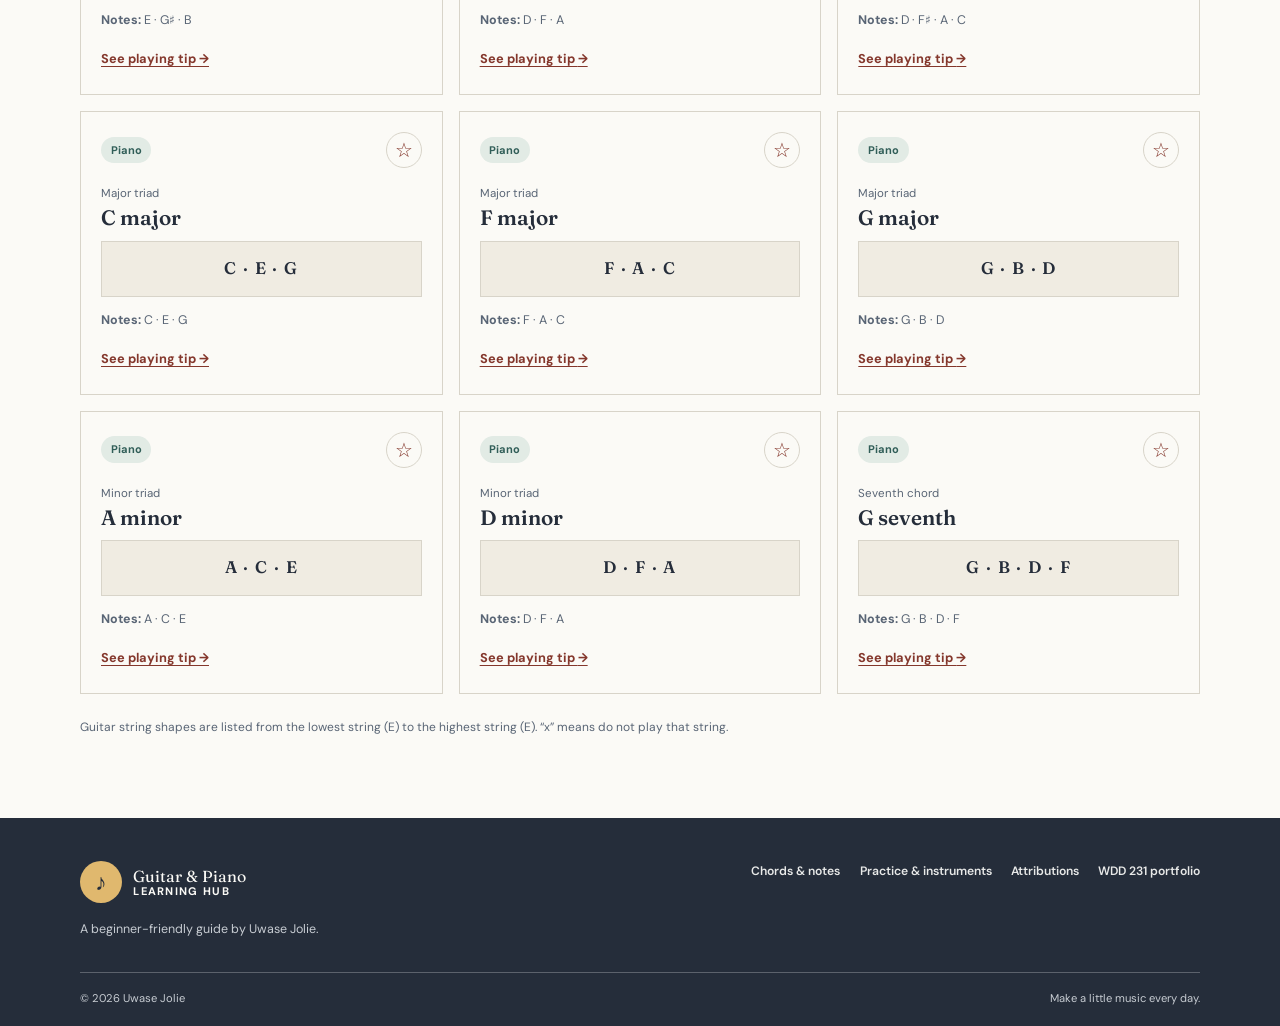
<file: final/lessons.html>
<!doctype html>
<html lang="en"><head><meta charset="utf-8"><meta name="viewport" content="width=device-width, initial-scale=1"><meta name="description" content="Browse beginner guitar chords and piano triads with note names, shapes and simple playing tips."><meta name="author" content="Uwase Jolie"><meta name="theme-color" content="#252d3a"><meta property="og:title" content="Beginner Chords & Notes | Guitar & Piano Learning Hub"><meta property="og:description" content="A quick reference for guitar chords and piano notes."><meta property="og:type" content="website"><meta property="og:url" content="https://jolie2000.github.io/wdd231/final/lessons.html"><meta property="og:image" content="https://jolie2000.github.io/wdd231/final/images/social-preview.svg"><title>Beginner Chords & Notes | Guitar & Piano Learning Hub</title><link rel="icon" href="images/favicon.svg" type="image/svg+xml"><link rel="preconnect" href="https://fonts.googleapis.com"><link rel="preconnect" href="https://fonts.gstatic.com" crossorigin><link href="https://fonts.googleapis.com/css2?family=DM+Sans:wght@400;500;600;700&family=Fraunces:opsz,wght@9..144,500;9..144,600;9..144,700&display=swap" rel="stylesheet"><link rel="stylesheet" href="styles/normalize.css"><link rel="stylesheet" href="styles/site.css"><script type="module" src="scripts/lessons.js"></script></head><body><a class="skip-link" href="#main">Skip to content</a>
  <header class="site-header"><a class="brand" href="index.html"><span class="brand-mark" aria-hidden="true">♪</span><span>Guitar & Piano <b>Learning Hub</b></span></a><button class="menu-toggle" aria-controls="site-nav" aria-expanded="false" type="button"><span class="assistive-text">Open menu</span><span aria-hidden="true">☰</span></button><nav class="site-nav" id="site-nav" aria-label="Main navigation"><a href="index.html">Home</a><a aria-current="page" href="lessons.html">Chords & notes</a><a href="practice.html">Practice & instruments</a></nav></header>
  <main id="main"><section class="page-hero"><div class="content-width"><p class="eyebrow">Quick reference · 15 beginner shapes</p><h1>Make friends with <em>your first chords.</em></h1><p>Search the reference, choose your instrument and save the chords you want to practice next.</p></div></section>
    <section class="directory content-width" aria-labelledby="directory-title"><div class="directory-heading"><div><p class="eyebrow">Chord and note library</p><h2 id="directory-title">Start with these basics.</h2></div><button class="saved-toggle" id="saved-toggle" type="button" aria-pressed="false">Saved <span id="saved-count">0</span></button></div>
      <div class="filters"><label for="lesson-search">Search chords<input id="lesson-search" type="search" placeholder="Try C major or open chord"></label><label for="instrument-filter">Instrument<select id="instrument-filter"><option value="all">Guitar and piano</option><option value="Guitar">Guitar</option><option value="Piano">Piano</option></select></label></div><p class="results-count" id="results-count" aria-live="polite">Loading chord library…</p><div class="lesson-layout" id="lesson-layout" aria-live="polite"></div><p class="data-note">Guitar string shapes are listed from the lowest string (E) to the highest string (E). “x” means do not play that string.</p>
    </section></main>
  <dialog class="lesson-dialog" id="lesson-dialog" aria-labelledby="dialog-title"><div class="dialog-top"><span class="eyebrow">Practice tip</span><button class="dialog-close" type="button" aria-label="Close tip">×</button></div><div id="dialog-content"></div></dialog>
  <footer class="site-footer"><div class="footer-main"><a class="brand footer-brand" href="index.html"><span class="brand-mark" aria-hidden="true">♪</span><span>Guitar & Piano <b>Learning Hub</b></span></a><nav class="footer-nav" aria-label="Footer"><a href="lessons.html">Chords & notes</a><a href="practice.html">Practice & instruments</a><a href="attributions.html">Attributions</a><a href="../index.html">WDD 231 portfolio</a></nav><p class="footer-note">A beginner-friendly guide by Uwase Jolie.</p></div><div class="footer-bottom"><span>© <span data-year></span> Uwase Jolie</span><span>Make a little music every day.</span></div></footer>
</body></html>
</file>
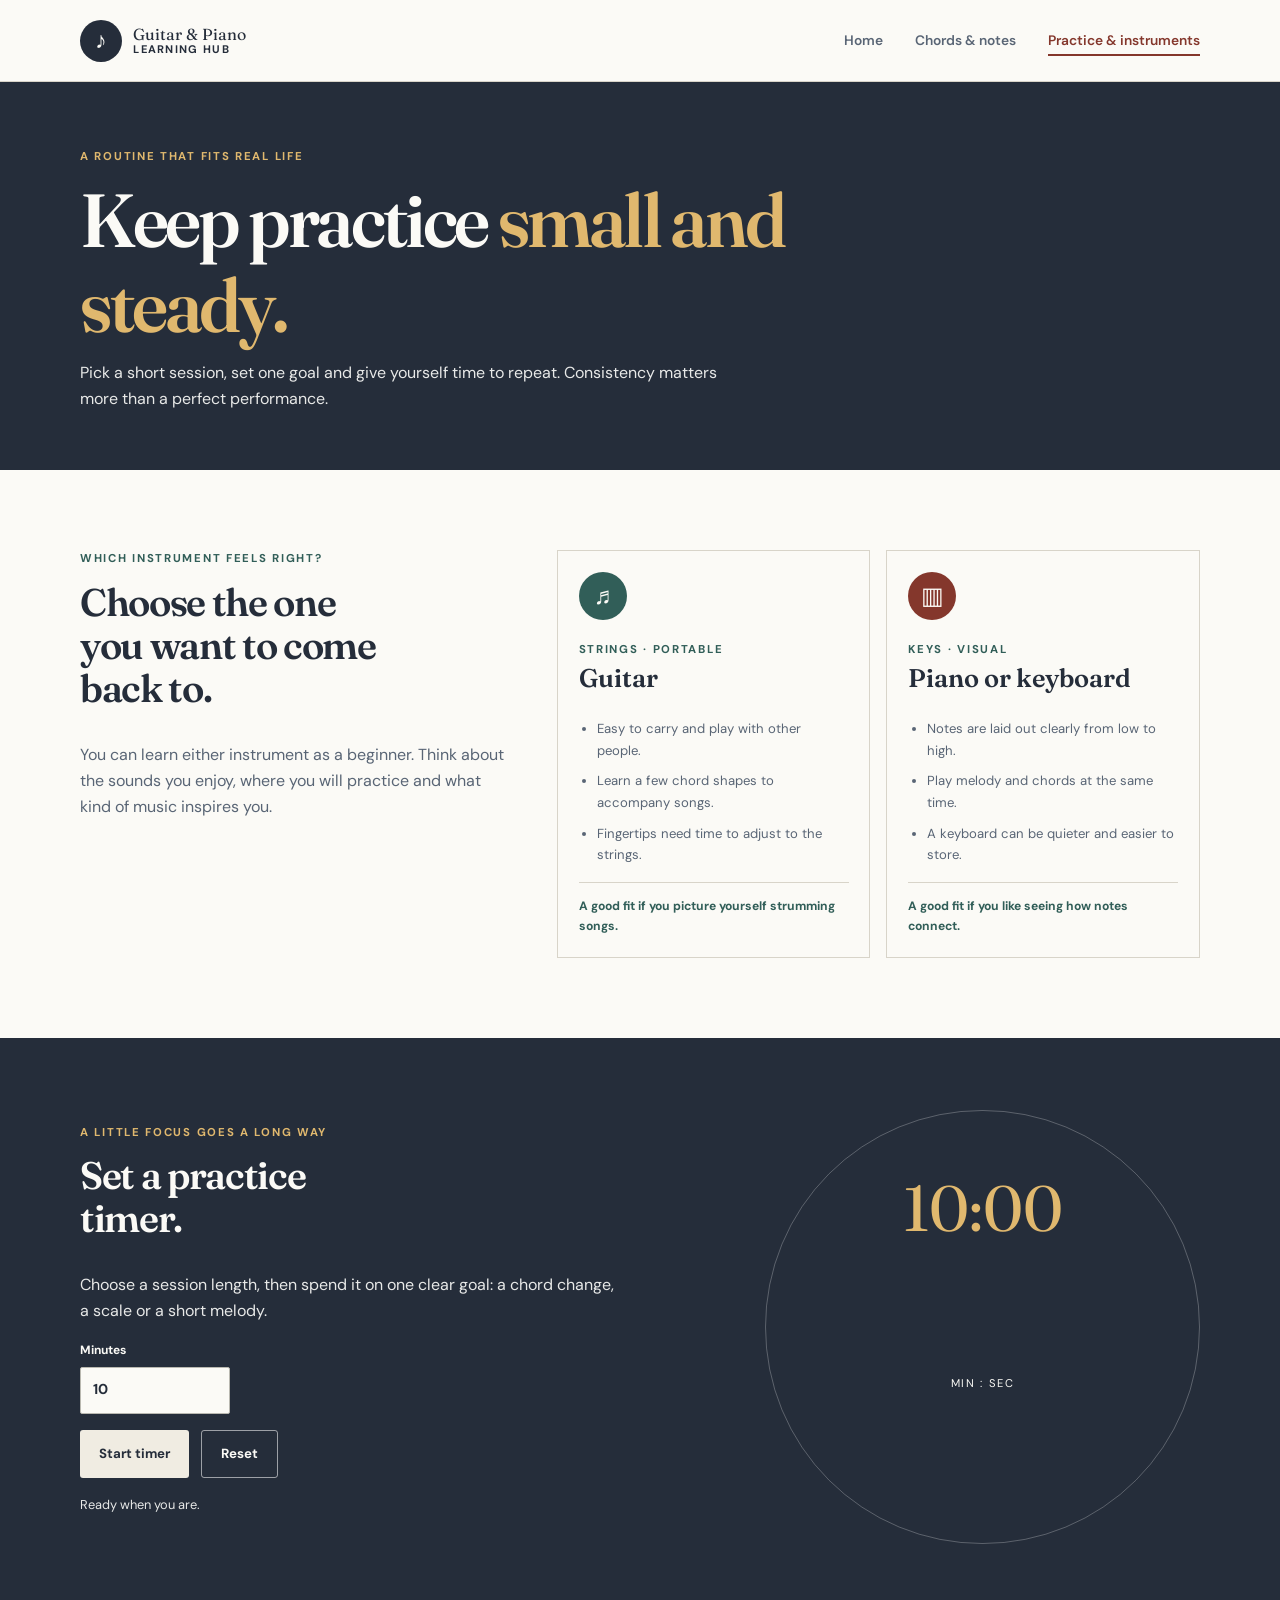
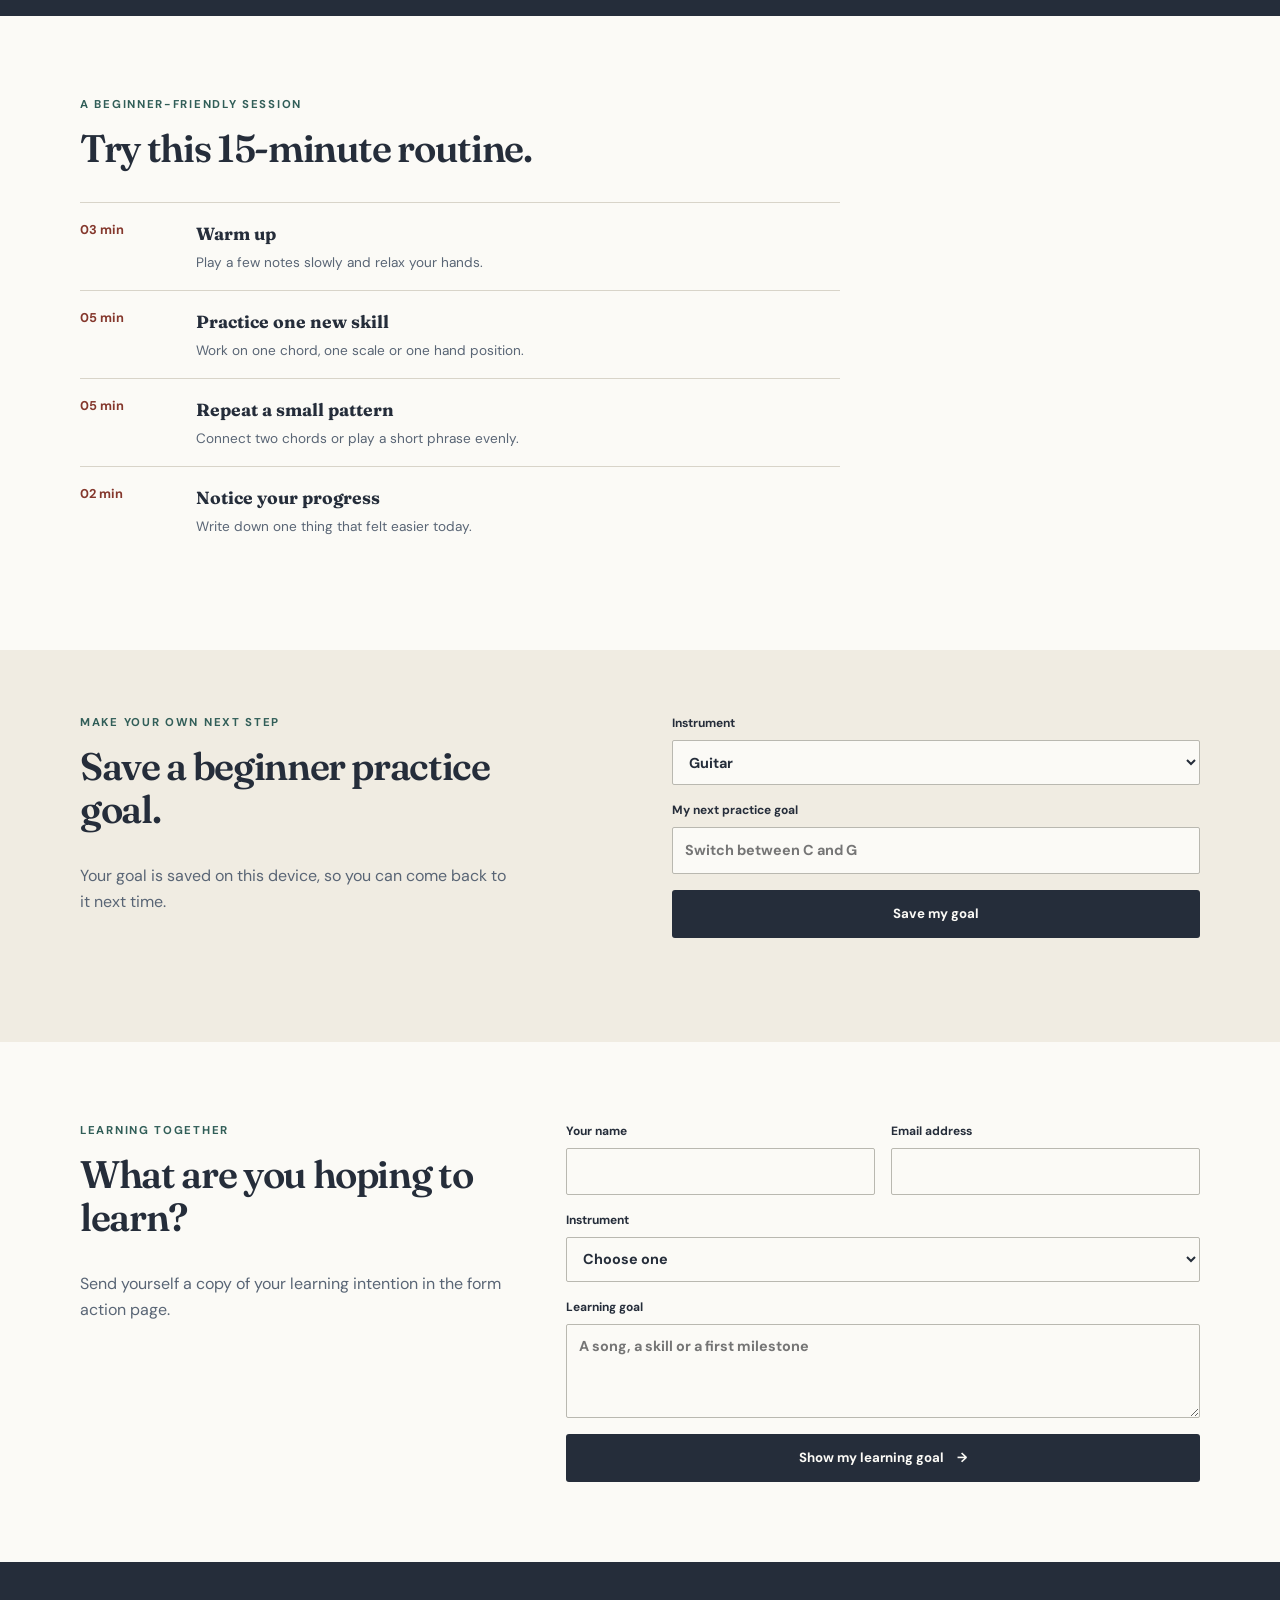
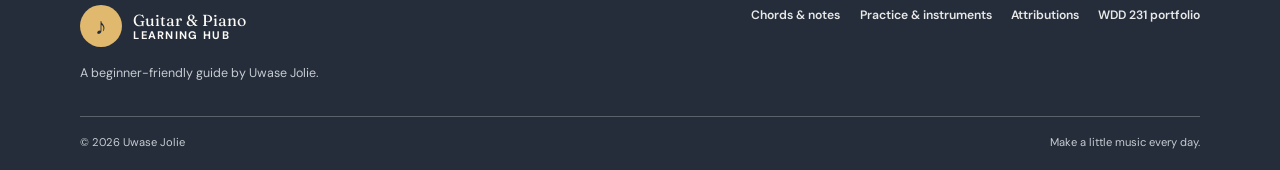
<file: final/practice.html>
<!doctype html>
<html lang="en"><head><meta charset="utf-8"><meta name="viewport" content="width=device-width, initial-scale=1"><meta name="description" content="Compare guitar and piano for beginners, build a simple practice routine and use a focused practice timer."><meta name="author" content="Uwase Jolie"><meta name="theme-color" content="#252d3a"><meta property="og:title" content="Practice & Choose an Instrument | Guitar & Piano Learning Hub"><meta property="og:description" content="Choose an instrument and build a steady beginner practice habit."><meta property="og:type" content="website"><meta property="og:url" content="https://jolie2000.github.io/wdd231/final/practice.html"><meta property="og:image" content="https://jolie2000.github.io/wdd231/final/images/social-preview.svg"><title>Practice & Choose an Instrument | Guitar & Piano Learning Hub</title><link rel="icon" href="images/favicon.svg" type="image/svg+xml"><link rel="preconnect" href="https://fonts.googleapis.com"><link rel="preconnect" href="https://fonts.gstatic.com" crossorigin><link href="https://fonts.googleapis.com/css2?family=DM+Sans:wght@400;500;600;700&family=Fraunces:opsz,wght@9..144,500;9..144,600;9..144,700&display=swap" rel="stylesheet"><link rel="stylesheet" href="styles/normalize.css"><link rel="stylesheet" href="styles/site.css"><script type="module" src="scripts/practice.js"></script></head><body><a class="skip-link" href="#main">Skip to content</a>
  <header class="site-header"><a class="brand" href="index.html"><span class="brand-mark" aria-hidden="true">♪</span><span>Guitar & Piano <b>Learning Hub</b></span></a><button class="menu-toggle" aria-controls="site-nav" aria-expanded="false" type="button"><span class="assistive-text">Open menu</span><span aria-hidden="true">☰</span></button><nav class="site-nav" id="site-nav" aria-label="Main navigation"><a href="index.html">Home</a><a href="lessons.html">Chords & notes</a><a aria-current="page" href="practice.html">Practice & instruments</a></nav></header>
  <main id="main"><section class="page-hero"><div class="content-width"><p class="eyebrow">A routine that fits real life</p><h1>Keep practice <em>small and steady.</em></h1><p>Pick a short session, set one goal and give yourself time to repeat. Consistency matters more than a perfect performance.</p></div></section>
    <section class="choose-section content-width" id="choose"><div class="section-intro"><p class="eyebrow">Which instrument feels right?</p><h2>Choose the one you want to come back to.</h2><p>You can learn either instrument as a beginner. Think about the sounds you enjoy, where you will practice and what kind of music inspires you.</p></div><div class="instrument-layout"><article class="instrument-card guitar-card"><span class="instrument-icon" aria-hidden="true">♬</span><p class="eyebrow">Strings · portable</p><h3>Guitar</h3><ul><li>Easy to carry and play with other people.</li><li>Learn a few chord shapes to accompany songs.</li><li>Fingertips need time to adjust to the strings.</li></ul><p class="instrument-prompt">A good fit if you picture yourself strumming songs.</p></article><article class="instrument-card piano-card"><span class="instrument-icon" aria-hidden="true">▥</span><p class="eyebrow">Keys · visual</p><h3>Piano or keyboard</h3><ul><li>Notes are laid out clearly from low to high.</li><li>Play melody and chords at the same time.</li><li>A keyboard can be quieter and easier to store.</li></ul><p class="instrument-prompt">A good fit if you like seeing how notes connect.</p></article></div></section>
    <section class="timer-section" id="timer"><div class="content-width timer-layout"><div><p class="eyebrow">A little focus goes a long way</p><h2>Set a practice timer.</h2><p>Choose a session length, then spend it on one clear goal: a chord change, a scale or a short melody.</p><label class="timer-label" for="minutes">Minutes<input id="minutes" type="number" min="1" max="60" value="10"></label><div class="timer-controls"><button class="button button-light" id="timer-start" type="button">Start timer</button><button class="button button-outline" id="timer-reset" type="button">Reset</button></div><p id="timer-status" class="timer-status" aria-live="polite">Ready when you are.</p></div><div class="timer-display" aria-live="off"><span id="timer-display">10:00</span><small>MIN : SEC</small></div></div></section>
    <section class="routine-section content-width"><p class="eyebrow">A beginner-friendly session</p><h2>Try this 15-minute routine.</h2><ol class="routine-list"><li><span>03 min</span><div><strong>Warm up</strong><p>Play a few notes slowly and relax your hands.</p></div></li><li><span>05 min</span><div><strong>Practice one new skill</strong><p>Work on one chord, one scale or one hand position.</p></div></li><li><span>05 min</span><div><strong>Repeat a small pattern</strong><p>Connect two chords or play a short phrase evenly.</p></div></li><li><span>02 min</span><div><strong>Notice your progress</strong><p>Write down one thing that felt easier today.</p></div></li></ol></section>
    <section class="plan-section"><div class="content-width plan-layout"><div><p class="eyebrow">Make your own next step</p><h2>Save a beginner practice goal.</h2><p>Your goal is saved on this device, so you can come back to it next time.</p></div><form id="goal-form" class="goal-form"><label for="goal-instrument">Instrument<select id="goal-instrument" name="instrument"><option>Guitar</option><option>Piano</option></select></label><label for="goal-text">My next practice goal<input id="goal-text" name="goal" required maxlength="90" placeholder="Switch between C and G"></label><button class="button button-dark" type="submit">Save my goal</button><p id="goal-status" aria-live="polite"></p></form></div></section>
    <section class="visit-section content-width"><div><p class="eyebrow">Learning together</p><h2>What are you hoping to learn?</h2><p>Send yourself a copy of your learning intention in the form action page.</p></div><form action="thanks.html" method="get" class="visit-form"><label for="learner-name">Your name<input id="learner-name" name="name" autocomplete="name" required minlength="2"></label><label for="learner-email">Email address<input id="learner-email" name="email" type="email" autocomplete="email" required></label><label for="learner-instrument">Instrument<select id="learner-instrument" name="instrument" required><option value="" selected disabled>Choose one</option><option>Guitar</option><option>Piano</option><option>Both</option></select></label><label for="learner-goal">Learning goal<textarea id="learner-goal" name="goal" rows="3" maxlength="180" placeholder="A song, a skill or a first milestone"></textarea></label><button class="button button-dark" type="submit">Show my learning goal <span aria-hidden="true">→</span></button></form></section>
  </main><footer class="site-footer"><div class="footer-main"><a class="brand footer-brand" href="index.html"><span class="brand-mark" aria-hidden="true">♪</span><span>Guitar & Piano <b>Learning Hub</b></span></a><nav class="footer-nav" aria-label="Footer"><a href="lessons.html">Chords & notes</a><a href="practice.html">Practice & instruments</a><a href="attributions.html">Attributions</a><a href="../index.html">WDD 231 portfolio</a></nav><p class="footer-note">A beginner-friendly guide by Uwase Jolie.</p></div><div class="footer-bottom"><span>© <span data-year></span> Uwase Jolie</span><span>Make a little music every day.</span></div></footer>
</body></html>
</file>
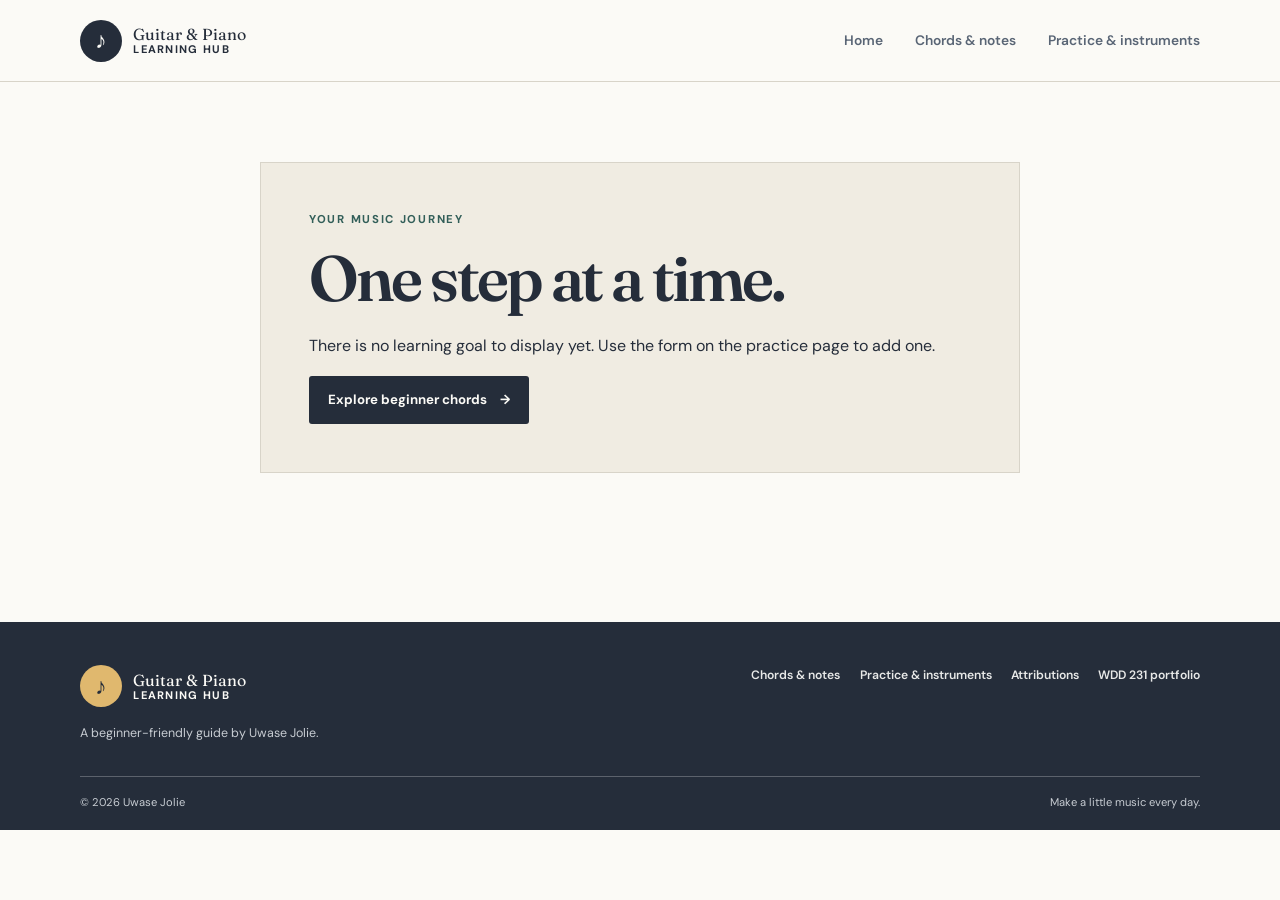
<file: final/thanks.html>
<!doctype html>
<html lang="en"><head><meta charset="utf-8"><meta name="viewport" content="width=device-width, initial-scale=1"><meta name="description" content="Review the learning goal submitted to the Guitar and Piano Learning Hub."><meta name="author" content="Uwase Jolie"><meta name="theme-color" content="#252d3a"><meta property="og:title" content="Your Learning Goal | Guitar & Piano Learning Hub"><meta property="og:description" content="Review your beginner music learning goal."><meta property="og:type" content="website"><meta property="og:url" content="https://jolie2000.github.io/wdd231/final/thanks.html"><meta property="og:image" content="https://jolie2000.github.io/wdd231/final/images/social-preview.svg"><title>Your Learning Goal | Guitar & Piano Learning Hub</title><link rel="icon" href="images/favicon.svg" type="image/svg+xml"><link rel="preconnect" href="https://fonts.googleapis.com"><link rel="preconnect" href="https://fonts.gstatic.com" crossorigin><link href="https://fonts.googleapis.com/css2?family=DM+Sans:wght@400;500;600;700&family=Fraunces:opsz,wght@9..144,500;9..144,600;9..144,700&display=swap" rel="stylesheet"><link rel="stylesheet" href="styles/normalize.css"><link rel="stylesheet" href="styles/site.css"><script type="module" src="scripts/thanks.js"></script></head><body><a class="skip-link" href="#main">Skip to content</a><header class="site-header"><a class="brand" href="index.html"><span class="brand-mark" aria-hidden="true">♪</span><span>Guitar & Piano <b>Learning Hub</b></span></a><button class="menu-toggle" aria-controls="site-nav" aria-expanded="false" type="button"><span class="assistive-text">Open menu</span><span aria-hidden="true">☰</span></button><nav class="site-nav" id="site-nav" aria-label="Main navigation"><a href="index.html">Home</a><a href="lessons.html">Chords & notes</a><a href="practice.html">Practice & instruments</a></nav></header><main id="main" class="action-main content-width"><section class="action-card"><p class="eyebrow">Your music journey</p><h1>One step at a time.</h1><p id="submission-message">Here is your learning goal.</p><dl class="submitted-data" id="submitted-data"></dl><a class="button button-dark" href="lessons.html">Explore beginner chords <span aria-hidden="true">→</span></a></section></main><footer class="site-footer"><div class="footer-main"><a class="brand footer-brand" href="index.html"><span class="brand-mark" aria-hidden="true">♪</span><span>Guitar & Piano <b>Learning Hub</b></span></a><nav class="footer-nav" aria-label="Footer"><a href="lessons.html">Chords & notes</a><a href="practice.html">Practice & instruments</a><a href="attributions.html">Attributions</a><a href="../index.html">WDD 231 portfolio</a></nav><p class="footer-note">A beginner-friendly guide by Uwase Jolie.</p></div><div class="footer-bottom"><span>© <span data-year></span> Uwase Jolie</span><span>Make a little music every day.</span></div></footer></body></html>
</file>
<file: styles/base.css>
:root {
  --ink: #17252a;
  --muted: #5e6e70;
  --paper: #f5f4ef;
  --card: #fffefa;
  --line: #d9dfd9;
  --mint: #b8e3c7;
  --mint-deep: #245b4d;
  --coral: #8A3F2F;
  --navy: #17252a;
  --coral-soft: #ffd0c2;
  --footer-ink: #dce8df;
  --footer-muted: #a6b9af;
  --shadow: 0 18px 50px rgba(23, 37, 42, .08);
}

* { box-sizing: border-box; }
html { scroll-behavior: smooth; }
body { margin: 0; color: var(--ink); background: var(--paper); font-family: "DM Sans", sans-serif; line-height: 1.6; }
a { color: inherit; }
.sr-only { position: absolute; width: 1px; height: 1px; padding: 0; margin: -1px; overflow: hidden; clip: rect(0, 0, 0, 0); white-space: nowrap; border: 0; }

.site-header { background: var(--paper); border-bottom: 1px solid var(--line); }
.header-inner { width: min(1120px, calc(100% - 48px)); min-height: 82px; margin: auto; display: flex; align-items: center; justify-content: space-between; gap: 28px; }
.brand { display: inline-flex; align-items: center; gap: 11px; text-decoration: none; font-family: "Space Grotesk", sans-serif; font-weight: 700; }
.brand-mark { display: grid; width: 37px; height: 37px; place-items: center; color: var(--ink); background: var(--mint); border-radius: 50%; font-size: .73rem; letter-spacing: -.04em; }
.brand-name { font-size: .98rem; letter-spacing: -.02em; }
.primary-nav { display: flex; align-items: center; gap: 30px; }
.nav-link { position: relative; padding: 8px 0; color: var(--muted); font-size: .82rem; text-decoration: none; }
.nav-link:hover, .nav-link:focus-visible, .nav-link.active { color: var(--ink); }
.nav-link.active::after { position: absolute; right: 0; bottom: 0; left: 0; height: 2px; background: var(--coral); content: ""; }
.menu-toggle { display: none; padding: 9px; border: 0; color: var(--ink); background: transparent; cursor: pointer; }
.menu-line { display: block; width: 22px; height: 2px; margin: 4px; background: currentColor; }

main { overflow: hidden; }
.hero { width: min(1120px, calc(100% - 48px)); min-height: 560px; margin: auto; display: grid; grid-template-columns: 1.2fr .8fr; align-items: center; gap: 80px; padding: 82px 0 92px; }
.eyebrow { margin: 0 0 20px; color: var(--mint-deep); font-size: .7rem; font-weight: 700; letter-spacing: .14em; text-transform: uppercase; }
h1, h2 { margin: 0; font-family: "Space Grotesk", sans-serif; letter-spacing: -.055em; line-height: .98; }
h1 { max-width: 700px; font-size: clamp(3.2rem, 7vw, 6.35rem); }
h1 em { color: var(--coral); font-style: normal; }
.hero-intro { max-width: 490px; margin: 28px 0 26px; color: var(--muted); font-size: 1.02rem; }
.text-link { display: inline-flex; align-items: center; gap: 11px; color: var(--ink); font-size: .87rem; font-weight: 700; text-decoration: none; }
.text-link span { display: grid; width: 28px; height: 28px; place-items: center; color: var(--mint-deep); background: var(--mint); border-radius: 50%; transition: transform .2s ease; }
.text-link:hover span, .text-link:focus-visible span { transform: translateY(3px); }
.hero-card { position: relative; display: grid; width: min(100%, 355px); aspect-ratio: 1; place-items: center; margin: auto; border-radius: 50%; background: var(--navy); box-shadow: var(--shadow); }
.hero-card::before { position: absolute; inset: 18px; border: 1px solid rgba(184, 227, 199, .45); border-radius: 50%; content: ""; }
.profile-avatar { display: grid; width: 145px; height: 145px; place-items: center; color: var(--ink); background: var(--mint); border: 10px solid var(--navy); border-radius: 50%; font-family: "Space Grotesk", sans-serif; font-size: 2rem; font-weight: 700; z-index: 1; }
.profile-caption, .profile-location { position: absolute; margin: 0; color: var(--paper); font-size: .72rem; letter-spacing: .08em; text-transform: uppercase; }
.profile-caption { top: 23%; left: 13%; color: var(--mint); transform: rotate(-35deg); }
.profile-location { right: 7%; bottom: 25%; transform: rotate(35deg); }
.orbit-one, .orbit-two { position: absolute; border-radius: 50%; border: 2px solid var(--coral); }
.orbit-one { width: 13px; height: 13px; top: 18%; right: 23%; }
.orbit-two { width: 9px; height: 9px; bottom: 18%; left: 21%; border-color: var(--mint); }

.course-section { padding: 100px max(24px, calc((100% - 1120px) / 2)) 112px; background: var(--card); }
.section-heading { display: flex; align-items: end; justify-content: space-between; gap: 30px; margin-bottom: 38px; }
.section-heading .eyebrow { margin-bottom: 12px; }
h2 { font-size: clamp(2.3rem, 5vw, 4rem); }
.section-note { max-width: 285px; margin: 0 0 3px; color: var(--muted); font-size: .85rem; }
.course-toolbar { display: flex; align-items: center; justify-content: space-between; padding: 15px 0; border-top: 1px solid var(--line); border-bottom: 1px solid var(--line); }
.filter-group { display: flex; gap: 8px; }
.filter-button { padding: 8px 18px; border: 1px solid transparent; border-radius: 99px; color: var(--muted); background: transparent; cursor: pointer; font: inherit; font-size: .8rem; font-weight: 700; }
.filter-button:hover, .filter-button:focus-visible { border-color: var(--line); color: var(--ink); }
.filter-button.active { color: var(--navy); background: var(--mint); }
.credit-total { margin: 0; color: var(--muted); font-size: .8rem; }
.credit-total strong { color: var(--ink); font-family: "Space Grotesk", sans-serif; font-size: 1rem; }
.course-grid { display: grid; grid-template-columns: repeat(3, 1fr); gap: 16px; margin-top: 24px; }
.course-card { min-height: 190px; padding: 25px; border: 1px solid var(--line); border-radius: 4px; background: var(--paper); transition: transform .2s ease, box-shadow .2s ease; }
.course-card:hover { transform: translateY(-4px); box-shadow: var(--shadow); }
.course-card.completed { border-color: var(--mint-deep); background: #eef7ef; }
.course-top { display: flex; align-items: center; justify-content: space-between; gap: 12px; margin-bottom: 28px; }
.course-code { color: var(--mint-deep); font-family: "Space Grotesk", sans-serif; font-size: .83rem; font-weight: 700; }
.course-status { padding: 4px 9px; color: var(--mint-deep); border-radius: 99px; background: var(--mint); font-size: .63rem; font-weight: 700; letter-spacing: .08em; text-transform: uppercase; }
.course-status.current { color: var(--coral); background: var(--coral-soft); }
.course-card h3 { margin: 0 0 6px; font-family: "Space Grotesk", sans-serif; font-size: 1.15rem; letter-spacing: -.035em; }
.course-card p { margin: 0; color: var(--muted); font-size: .79rem; }
.empty-state { grid-column: 1 / -1; padding: 30px 0; color: var(--muted); }

.statement { width: min(800px, calc(100% - 48px)); padding: 108px 0 125px; margin: auto; text-align: center; }
.statement .eyebrow { margin-bottom: 25px; }
.statement-text { margin: 0; font-family: "Space Grotesk", sans-serif; font-size: clamp(1.9rem, 4vw, 3.25rem); letter-spacing: -.05em; line-height: 1.12; }
.statement-rule { width: 45px; height: 3px; margin: 30px auto 25px; background: var(--coral); }
.statement-detail { max-width: 480px; margin: auto; color: var(--muted); font-size: .88rem; }
.site-footer { padding: 55px max(24px, calc((100% - 1120px) / 2)) 25px; color: var(--footer-ink); background: var(--navy); }
.footer-main { display: flex; justify-content: space-between; gap: 35px; padding-bottom: 55px; }
.footer-brand .brand-mark { color: var(--navy); }
.footer-brand .brand-name { color: var(--paper); }
.footer-tagline { margin: 17px 0 0; color: var(--footer-muted); font-size: .8rem; }
.footer-meta { color: var(--footer-muted); font-size: .73rem; line-height: 1.5; text-align: right; }
.footer-meta p { margin: 0 0 5px; }
.footer-bottom { display: flex; justify-content: space-between; padding-top: 18px; border-top: 1px solid rgba(220, 232, 223, .2); color: var(--footer-muted); font-size: .7rem; }
.footer-bottom span:last-child { color: var(--mint); font-size: 1rem; }

@media (max-width: 720px) {
  .header-inner, .hero { width: min(100% - 36px, 560px); }
  .header-inner { min-height: 70px; }
  .menu-toggle { display: block; }
  .primary-nav { position: absolute; top: 70px; right: 18px; left: 18px; z-index: 5; display: none; padding: 12px 20px 18px; border: 1px solid var(--line); background: var(--card); box-shadow: var(--shadow); }
  .primary-nav.open { display: grid; gap: 3px; }
  .nav-link { padding: 10px 0; }
  .hero { min-height: 0; grid-template-columns: 1fr; gap: 55px; padding: 70px 0 80px; }
  h1 { font-size: clamp(3rem, 15vw, 5rem); }
  .hero-card { width: min(78vw, 320px); }
  .course-section { padding: 75px 18px 80px; }
  .section-heading { display: block; }
  .section-note { margin-top: 18px; }
  .course-toolbar { align-items: start; flex-direction: column; gap: 16px; }
  .course-grid { grid-template-columns: 1fr; }
  .course-card { min-height: 0; }
  .statement { width: min(100% - 36px, 560px); padding: 80px 0 95px; }
  .footer-main { display: block; padding-bottom: 35px; }
  .footer-meta { margin-top: 30px; text-align: left; }
}

@media (prefers-reduced-motion: reduce) { *, *::before, *::after { scroll-behavior: auto !important; transition-duration: .01ms !important; } }
</file>
<file: styles/large.css>
@media (min-width: 721px) {
  .hero-copy {
    padding-left: 18px;
  }

  .course-grid {
    grid-template-columns: repeat(4, 1fr);
  }
}
</file>
<file: chamber/styles/small.css>
:root {
  --navy: #123b4a;
  --navy-dark: #092a36;
  --gold: #f2b84b;
  --coral: #a43d31;
  --cream: #f7f5ef;
  --white: #ffffff;
  --ink: #18272d;
  --muted: #4c6068;
  --line: #cad5d5;
  --shadow: 0 9px 24px rgba(9, 42, 54, .12);
  --sans: "DM Sans", "Segoe UI", Arial, sans-serif;
  --display: "Lora", Georgia, "Times New Roman", serif;
}

body { min-width: 320px; color: var(--ink); background: var(--cream); font-family: var(--sans); line-height: 1.55; }
.skip-link { position: fixed; top: .5rem; left: .5rem; z-index: 20; padding: .6rem .9rem; color: var(--white); background: var(--navy-dark); transform: translateY(-150%); }
.skip-link:focus { transform: translateY(0); }
.sr-only { position: absolute; width: 1px; height: 1px; padding: 0; overflow: hidden; clip: rect(0, 0, 0, 0); white-space: nowrap; border: 0; }

.site-header { position: relative; border-bottom: 4px solid var(--gold); background: var(--white); }
.header-content { width: min(100% - 2rem, 1120px); min-height: 76px; margin: auto; display: flex; align-items: center; justify-content: space-between; }
.brand { display: inline-flex; align-items: center; gap: .7rem; color: var(--navy); font-family: var(--display); text-decoration: none; line-height: 1; }
.brand-symbol { display: grid; width: 42px; height: 42px; place-items: center; border-radius: 50%; color: var(--navy-dark); background: var(--gold); font-family: var(--display); font-size: 1.6rem; font-weight: 700; }
.brand strong, .brand small { display: block; }
.brand strong { font-size: 1.15rem; letter-spacing: .02em; }
.brand small { margin-top: .18rem; font-family: var(--sans); font-size: .62rem; font-weight: 700; letter-spacing: .16em; text-transform: uppercase; }
.menu-button { display: grid; gap: 5px; padding: .55rem; border: 0; color: var(--navy); background: transparent; }
.menu-button span { display: block; width: 25px; height: 3px; background: currentColor; }
.menu-button.is-open span:nth-child(1) { transform: translateY(8px) rotate(45deg); }
.menu-button.is-open span:nth-child(2) { opacity: 0; }
.menu-button.is-open span:nth-child(3) { transform: translateY(-8px) rotate(-45deg); }
.primary-navigation { position: absolute; top: 76px; right: 0; left: 0; z-index: 10; display: none; padding: .5rem 1rem 1rem; border-bottom: 1px solid var(--line); background: var(--white); box-shadow: var(--shadow); }
.primary-navigation.is-open { display: grid; }
.primary-navigation a { padding: .8rem; border-left: 4px solid transparent; color: var(--navy); font-weight: 700; text-decoration: none; }
.primary-navigation a:hover, .primary-navigation a:focus-visible { background: #e8f0ef; }
.primary-navigation a[aria-current="page"] { border-color: var(--coral); color: var(--navy-dark); }

.directory-hero { padding: 3.4rem max(1rem, calc((100% - 1120px) / 2)); color: var(--white); background: linear-gradient(120deg, var(--navy-dark), var(--navy)); }
.eyebrow { margin-bottom: .45rem; color: var(--gold); font-size: .75rem; font-weight: 800; letter-spacing: .13em; text-transform: uppercase; }
h1, h2, h3 { font-family: var(--display); line-height: 1.12; }
h1 { font-size: clamp(2.4rem, 8vw, 4.7rem); }
.directory-hero > p:last-child { max-width: 480px; margin-top: 1rem; color: #e0ecea; }

.directory-section { width: min(100% - 2rem, 1120px); padding: 2.6rem 0 4rem; margin: auto; }
.directory-toolbar { display: flex; align-items: end; justify-content: space-between; gap: 1rem; padding-bottom: 1rem; border-bottom: 1px solid var(--line); }
.directory-toolbar h2 { font-size: 2rem; color: var(--navy-dark); }
#member-count { margin-top: .3rem; color: var(--muted); font-size: .92rem; }
.view-controls { display: flex; overflow: hidden; border: 1px solid var(--navy); border-radius: .3rem; }
.view-button { min-width: 44px; min-height: 42px; border: 0; color: var(--navy); background: var(--white); font-size: 1.3rem; line-height: 1; }
.view-button + .view-button { border-left: 1px solid var(--navy); }
.view-button:hover, .view-button:focus-visible { background: #e8f0ef; }
.view-button.is-active { color: var(--white); background: var(--navy); }
.member-grid { display: grid; grid-template-columns: repeat(auto-fit, minmax(min(100%, 245px), 1fr)); gap: 1.25rem; margin-top: 1.5rem; }
.member-card { display: grid; overflow: hidden; border: 1px solid var(--line); border-radius: .4rem; background: var(--white); box-shadow: 0 3px 10px rgba(9, 42, 54, .05); }
.member-card:hover { box-shadow: var(--shadow); transform: translateY(-2px); }
.member-logo { width: 100%; height: 135px; object-fit: cover; background: #e8f0ef; }
.member-content { display: flex; flex-direction: column; gap: .6rem; padding: 1.15rem; }
.member-level { align-self: flex-start; padding: .18rem .55rem; border-radius: 99px; color: var(--navy-dark); background: #e6efed; font-size: .72rem; font-weight: 800; letter-spacing: .06em; text-transform: uppercase; }
.member-level.gold { background: #ffe3a5; }
.member-level.silver { background: #dce4e6; }
.member-card h3 { color: var(--navy-dark); font-size: 1.35rem; }
.member-category { color: var(--coral); font-size: .84rem; font-weight: 700; }
.member-card address, .member-card p { color: var(--muted); font-size: .88rem; font-style: normal; }
.member-card a { color: var(--navy); font-size: .88rem; font-weight: 700; overflow-wrap: anywhere; }
.member-card a:hover, .member-card a:focus-visible { color: var(--coral); }
.member-list { display: grid; grid-template-columns: 1fr; gap: .65rem; }
.member-list .member-card { grid-template-columns: 1fr; padding: 1rem; }
.member-list .member-logo, .member-list .member-level, .member-list .member-category { display: none; }
.member-list .member-content { display: grid; grid-template-columns: 1fr; gap: .25rem; padding: 0; }
.member-list .member-card h3 { font-size: 1.15rem; }
.member-list .member-card p { display: none; }
.member-list .member-card address { margin-top: .25rem; }
.message { grid-column: 1 / -1; padding: 1.2rem; border-left: 4px solid var(--coral); color: var(--navy-dark); background: var(--white); }

.site-footer { color: #e6f0ef; background: var(--navy-dark); }
.footer-content { width: min(100% - 2rem, 1120px); padding: 2.5rem 0; margin: auto; }
.site-footer h2 { color: var(--gold); font-size: 1.3rem; }
.site-footer address, .development-info { margin-top: .7rem; color: #c3d5d4; font-size: .88rem; font-style: normal; }
.site-footer a:hover, .site-footer a:focus-visible { color: var(--gold); }
.social-links { display: flex; gap: .65rem; margin: 1.5rem 0; }
.social-links a { display: grid; width: 35px; height: 35px; place-items: center; border: 1px solid #9db7b7; border-radius: 50%; color: var(--white); font-weight: 800; text-decoration: none; }
.development-info p { margin: .18rem 0; }

@media (prefers-reduced-motion: reduce) { *, *::before, *::after { scroll-behavior: auto !important; transition-duration: .01ms !important; } }
</file>
<file: chamber/styles/larger.css>
@media (min-width: 760px) {
  .header-content { min-height: 84px; }
  .menu-button { display: none; }
  .primary-navigation { position: static; display: flex; align-self: stretch; gap: .2rem; padding: 0; border: 0; box-shadow: none; }
  .primary-navigation a { display: grid; place-items: center; padding: 0 1rem; border-top: 4px solid transparent; border-bottom: 4px solid transparent; border-left: 0; }
  .primary-navigation a[aria-current="page"] { border-bottom-color: var(--coral); }
  .directory-hero { display: flex; align-items: end; justify-content: space-between; gap: 3rem; padding-top: 5.2rem; padding-bottom: 5.2rem; }
  .directory-hero > p:last-child { margin: 0 0 .5rem; }
  .directory-section { padding-top: 4rem; padding-bottom: 5.5rem; }
  .member-list .member-card { grid-template-columns: 1.1fr .75fr .75fr 1fr; align-items: center; column-gap: 1.25rem; padding: 1.1rem 1.3rem; }
  .member-list .member-content { display: contents; }
  .member-list .member-card h3 { grid-column: 1; grid-row: 1; }
  .member-list .member-card address { grid-column: 2; grid-row: 1; margin: 0; }
  .member-list .member-card a:first-of-type { grid-column: 3; grid-row: 1; }
  .member-list .member-card a:last-of-type { grid-column: 4; grid-row: 1; }
  .footer-content { display: grid; grid-template-columns: 1.2fr auto 1fr; align-items: center; gap: 2rem; }
  .social-links { margin: 0; }
  .development-info { margin: 0; text-align: right; }
}
</file>
<file: chamber/styles/home.css>
.home-hero { position: relative; min-height: 410px; overflow: hidden; color: var(--white); background: var(--navy-dark); }
.home-hero > img { position: absolute; inset: 0; width: 100%; height: 100%; object-fit: cover; object-position: center 58%; }
.hero-shade { position: absolute; inset: 0; background: linear-gradient(90deg, rgba(9, 42, 54, .91), rgba(9, 42, 54, .62) 52%, rgba(9, 42, 54, .08)); }
.hero-copy { position: relative; z-index: 1; width: min(100% - 2rem, 1120px); padding: 4.2rem 0 5rem; margin: auto; }
.hero-copy h1 { max-width: 740px; margin: .65rem 0 1rem; font-size: clamp(2.45rem, 8vw, 4.5rem); }
.hero-copy > p:not(.eyebrow) { max-width: 555px; color: #f0f5f2; font-size: 1.08rem; }
.hero-cta { display: inline-flex; align-items: center; gap: 1.4rem; min-height: 48px; padding: .65rem 1rem; margin-top: 1.15rem; border-radius: .2rem; color: var(--navy-dark); background: var(--gold); font-weight: 800; text-decoration: none; }
.hero-cta:hover, .hero-cta:focus-visible { color: var(--white); background: var(--coral); }
.hero-caption { position: absolute; right: max(1rem, calc((100% - 1120px) / 2)); bottom: .7rem; color: var(--white); font-size: .78rem; text-shadow: 0 1px 4px var(--navy-dark); }
.home-content { display: grid; gap: 3.25rem; width: min(100% - 2rem, 1120px); padding: 3.2rem 0 4.3rem; margin: auto; }
.section-heading { margin-bottom: 1.1rem; }
.section-heading .eyebrow { margin-bottom: .35rem; }
.section-heading h2 { color: var(--navy-dark); font-size: clamp(1.75rem, 4vw, 2.2rem); }
.event-card { display: grid; grid-template-columns: auto 1fr; gap: 1rem; padding: 1.25rem; border: 1px solid var(--line); border-radius: .45rem; background: var(--white); box-shadow: 0 3px 12px rgba(9, 42, 54, .05); }
.event-date { display: grid; align-content: center; justify-items: center; width: 60px; height: 66px; border-radius: .3rem; color: var(--navy-dark); background: #f8e4b7; line-height: 1; }
.event-date span { font-size: .72rem; font-weight: 800; letter-spacing: .08em; }
.event-date strong { font-family: var(--display); font-size: 1.8rem; }
.event-type { color: var(--coral); font-size: .76rem; font-weight: 800; letter-spacing: .08em; text-transform: uppercase; }
.event-details h3 { margin: .3rem 0 .45rem; color: var(--navy-dark); font-size: 1.25rem; }
.event-details > p:not(.event-type) { color: var(--muted); font-size: .92rem; }
.event-meta { display: flex; flex-wrap: wrap; gap: .4rem; margin-top: .8rem; font-size: .82rem !important; }
.text-link { align-self: center; color: var(--navy); font-size: .9rem; font-weight: 800; text-decoration-thickness: 1px; text-underline-offset: .2em; }
.text-link:hover, .text-link:focus-visible { color: var(--coral); }
.event-card > .text-link { grid-column: 2; justify-self: start; }
.weather-panel { min-height: 170px; padding: 1.2rem; border-radius: .45rem; color: var(--white); background: var(--navy); }
.weather-now { display: flex; align-items: center; gap: .9rem; padding-bottom: 1rem; border-bottom: 1px solid rgba(255,255,255,.28); }
.weather-icon { width: 58px; height: 58px; }
.weather-temperature { font-family: var(--display); font-size: 2.2rem; font-weight: 700; line-height: 1; }
.weather-description { margin-top: .3rem; color: #e0ecea; text-transform: capitalize; }
.weather-location { margin-left: auto; color: #e0ecea; font-size: .8rem; }
.forecast { display: grid; grid-template-columns: repeat(3, 1fr); gap: .4rem; padding-top: .85rem; }
.forecast-day { display: grid; gap: .2rem; text-align: center; }
.forecast-day strong { font-size: .8rem; }
.forecast-day span { color: #e0ecea; font-size: .8rem; }
.weather-status, .spotlight-status { padding: 1rem; color: var(--muted); }
.weather-panel .weather-status { color: #e0ecea; }
.spotlight-grid { display: grid; grid-template-columns: 1fr; gap: 1rem; }
.spotlight-card { display: grid; grid-template-columns: 90px 1fr; align-items: center; gap: .9rem; padding: 1rem; border: 1px solid var(--line); border-radius: .4rem; background: var(--white); }
.spotlight-logo { width: 90px; height: 75px; object-fit: contain; border-radius: .2rem; background: #f3f5f2; }
.spotlight-content { min-width: 0; }
.spotlight-content h3 { margin: .35rem 0; color: var(--navy-dark); font-size: 1.08rem; }
.spotlight-content address, .spotlight-content a { display: block; color: var(--muted); font-size: .8rem; font-style: normal; overflow-wrap: anywhere; }
.spotlight-content a { color: var(--navy); font-weight: 700; }
.spotlight-level { display: inline-block; padding: .12rem .45rem; border-radius: 99px; color: var(--navy-dark); background: #dce4e6; font-size: .67rem; font-weight: 800; letter-spacing: .04em; text-transform: uppercase; }
.spotlight-level.gold { background: #ffe3a5; }
.spotlight-level.silver { background: #dce4e6; }
@media (min-width: 760px) {
  .home-hero { min-height: 535px; }
  .hero-copy { padding-top: 7rem; padding-bottom: 7.3rem; }
  .home-content { grid-template-columns: 1.2fr .8fr; gap: 3.5rem 2rem; padding-top: 4.2rem; }
  .events-section, .weather-section { align-self: start; }
  .spotlights-section { grid-column: 1 / -1; }
  .event-card { grid-template-columns: auto minmax(0, 1fr) auto; align-items: center; gap: 1.3rem; padding: 1.5rem; }
  .event-card > .text-link { grid-column: auto; justify-self: end; }
  .spotlight-grid { grid-template-columns: repeat(3, minmax(0, 1fr)); }
  .spotlight-card { grid-template-columns: 1fr; align-content: start; padding: 1.25rem; }
  .spotlight-logo { width: 100%; height: 120px; }
  .spotlight-content address, .spotlight-content a { font-size: .85rem; }
}
@media (max-width: 420px) {
  .hero-copy { padding-top: 3rem; padding-bottom: 4rem; }
  .hero-shade { background: rgba(9, 42, 54, .68); }
  .event-card { padding: .9rem; }
  .weather-location { display: none; }
  .section-heading-row { align-items: start; }
}
</file>
<file: final/styles/site.css>
:root{color-scheme:light;--ink:#252d3a;--muted:#596575;--paper:#fbfaf6;--cream:#f0ece2;--coral:#a44636;--coral-dark:#84372c;--teal:#315e58;--line:#d8d4c9;--gold:#e0b86e;--serif:"Fraunces",Georgia,serif;--sans:"DM Sans",Arial,sans-serif;--shadow:0 16px 42px rgb(37 45 58 / 11%)}
html{scroll-behavior:smooth}body{color:var(--ink);background:var(--paper);font-family:var(--sans);font-size:1rem;line-height:1.65}a{color:inherit;text-underline-offset:.22em}button{cursor:pointer}.content-width{width:min(1120px,calc(100% - 48px));margin-inline:auto}.assistive-text{position:absolute;width:1px;height:1px;padding:0;margin:-1px;overflow:hidden;clip:rect(0,0,0,0);white-space:nowrap;border:0}.skip-link{position:absolute;z-index:20;top:-5rem;left:1rem;padding:.7rem 1rem;background:var(--paper);color:var(--ink)}.skip-link:focus{top:1rem}:focus-visible{outline:3px solid #84372c;outline-offset:3px}
.site-header{position:relative;z-index:4;display:flex;align-items:center;justify-content:space-between;gap:1rem;min-height:82px;padding:.75rem max(24px,calc((100% - 1120px)/2));background:var(--paper);border-bottom:1px solid var(--line)}.brand{display:inline-flex;align-items:center;gap:.7rem;text-decoration:none;font-family:var(--serif);font-size:1rem;line-height:1.15}.brand b{display:block;font-family:var(--sans);font-size:.69rem;font-weight:700;letter-spacing:.12em;text-transform:uppercase}.brand-mark{display:grid;width:42px;height:42px;place-items:center;border-radius:50%;color:var(--paper);background:var(--ink);font-size:1.45rem}.site-nav{display:flex;align-items:center;gap:2rem}.site-nav a,.footer-nav a{color:var(--muted);font-size:.86rem;font-weight:600;text-decoration:none}.site-nav a:hover,.site-nav a[aria-current=page],.footer-nav a:hover{color:var(--coral-dark)}.site-nav a[aria-current=page]{text-decoration:underline;text-decoration-thickness:2px;text-underline-offset:.55rem}.menu-toggle{display:none;width:44px;height:44px;border:1px solid var(--line);border-radius:50%;color:var(--ink);background:var(--paper);font-size:1.1rem}
h1,h2,h3,p{margin-top:0}h1,h2,h3{font-family:var(--serif);font-weight:600;line-height:1.12}h1{max-width:13ch;margin-bottom:1.25rem;font-size:clamp(2.7rem,6vw,5.45rem);letter-spacing:-.045em}h1 em{color:var(--gold);font-style:normal}h2{font-size:clamp(1.8rem,3vw,3rem);letter-spacing:-.035em}h3{font-size:1.3rem}.eyebrow{margin-bottom:.75rem;color:var(--teal);font-size:.71rem;font-weight:700;letter-spacing:.15em;text-transform:uppercase}.button{display:inline-flex;align-items:center;justify-content:center;gap:.8rem;min-height:48px;padding:.75rem 1.2rem;border:0;border-radius:3px;font-size:.83rem;font-weight:700;text-decoration:none;transition:transform .2s ease,background .2s ease}.button:hover{transform:translateY(-2px)}.button-light{color:var(--ink);background:var(--cream)}.button-dark{color:var(--paper);background:var(--ink)}.button-dark:hover{background:#374354}.button-outline{border:1px solid rgb(255 255 255 / 55%);color:var(--paper);background:transparent}.text-link{display:inline-flex;gap:.7rem;align-items:center;color:var(--coral-dark);font-weight:700;text-decoration:none}.text-link:hover{text-decoration:underline}
.hero{display:grid;grid-template-columns:1.08fr .92fr;align-items:center;gap:clamp(2rem,7vw,6rem);min-height:560px;padding:4.5rem max(24px,calc((100% - 1120px)/2));color:var(--paper);background:var(--ink)}.hero-copy{max-width:580px}.hero-copy .eyebrow,.page-hero .eyebrow{color:var(--gold)}.hero-copy>p:not(.eyebrow){max-width:48ch;margin-bottom:1.8rem;color:#e8e9e8}.hero-art{position:relative;width:min(100%,430px);aspect-ratio:1;margin:auto;overflow:hidden;border-radius:48% 52% 50% 50%;background:#315e58}.guitar-body{position:absolute;top:37%;left:24%;width:44%;height:46%;border:8px solid #252d3a;border-radius:48% 48% 44% 44%;background:#d49b5c;transform:rotate(-23deg)}.guitar-body:after{position:absolute;top:25%;left:34%;width:28%;aspect-ratio:1;border:7px solid #252d3a;border-radius:50%;background:#493d36;content:""}.guitar-neck{position:absolute;top:13%;left:51%;z-index:1;width:11%;height:52%;border:5px solid #252d3a;background:#b57945;transform:rotate(38deg)}.guitar-neck:after{position:absolute;inset:10% 20%;background:repeating-linear-gradient(to bottom,transparent 0 13%,#252d3a 13.5% 15%);content:""}.guitar:after{position:absolute;top:16%;left:45%;z-index:2;width:20%;height:7%;border:4px solid #252d3a;border-radius:50%;background:#d49b5c;transform:rotate(38deg);content:""}.keyboard{position:absolute;right:7%;bottom:15%;left:7%;display:flex;height:20%;padding:5px;border:5px solid #252d3a;border-radius:6px;background:#fbfaf6;transform:rotate(-8deg)}.keyboard i{flex:1;border-right:1px solid #9e9c95}.keyboard i:nth-child(2):after,.keyboard i:nth-child(4):after,.keyboard i:nth-child(7):after{position:relative;z-index:1;display:block;width:55%;height:57%;margin-left:70%;background:#252d3a;content:""}.note{position:absolute;color:#f1cc83;font-family:var(--serif)}.note-one{top:12%;right:15%;font-size:3.5rem}.note-two{top:32%;left:12%;font-size:2.5rem}.intro-layout{display:grid;grid-template-columns:1fr 1fr;gap:5rem;padding-block:6rem}.intro-layout p:not(.eyebrow){max-width:58ch;color:var(--muted)}.intro-layout h2{max-width:12ch}.path-band{padding:5.2rem 0;background:var(--cream)}.path-band h2{max-width:16ch}.path-layout{display:grid;grid-template-columns:repeat(3,1fr);gap:1rem;margin-top:2.2rem}.path-card{position:relative;min-height:240px;padding:1.4rem;border:1px solid #d4cfc1;color:var(--ink);background:var(--paper);text-decoration:none;transition:transform .2s ease,box-shadow .2s ease}.path-card:hover{transform:translateY(-4px);box-shadow:var(--shadow)}.path-number{color:var(--coral-dark);font-size:.75rem;font-weight:700;letter-spacing:.1em}.path-card h3{margin-top:2.6rem}.path-card p{max-width:34ch;color:var(--muted);font-size:.85rem}.path-arrow{position:absolute;right:1.2rem;bottom:1rem;color:var(--coral-dark);font-size:1.3rem}.home-note{display:grid;grid-template-columns:auto 1fr auto;align-items:center;gap:2rem;padding-block:5.5rem}.note-mark{display:grid;width:68px;height:68px;place-items:center;border-radius:50%;color:var(--paper);background:var(--teal);font-size:2rem}.home-note h2{margin-bottom:.7rem;font-size:1.8rem}.home-note p:not(.eyebrow){max-width:60ch;margin-bottom:0;color:var(--muted)}
.page-hero{padding:4.1rem 0 3.6rem;color:var(--paper);background:var(--ink)}.page-hero h1{max-width:15ch;margin-bottom:.8rem;font-size:clamp(2.8rem,6vw,4.7rem)}.page-hero p:last-child{max-width:58ch;margin-bottom:0;color:#e8e9e8}.directory{padding-block:4.5rem 5rem}.directory-heading{display:flex;align-items:end;justify-content:space-between;gap:1rem;margin-bottom:2rem}.directory-heading h2{margin-bottom:0}.saved-toggle{padding:.7rem 1rem;border:1px solid var(--line);border-radius:3px;color:var(--ink);background:transparent;font-size:.8rem;font-weight:700}.saved-toggle[aria-pressed=true]{color:#fff;background:var(--teal)}.saved-toggle span{display:inline-grid;min-width:1.45rem;height:1.45rem;margin-left:.3rem;place-items:center;border-radius:50%;color:var(--ink);background:var(--cream)}.filters{display:grid;grid-template-columns:2fr 1fr;gap:1rem;padding:1.1rem;background:var(--cream)}.filters label,.visit-form label,.goal-form label,.timer-label{display:grid;gap:.4rem;color:var(--ink);font-size:.75rem;font-weight:700}.filters input,.filters select,.visit-form input,.visit-form select,.visit-form textarea,.goal-form input,.goal-form select,.timer-label input{width:100%;min-height:45px;padding:.65rem .75rem;border:1px solid #b9b8b0;border-radius:2px;color:var(--ink);background:var(--paper);font-size:.9rem}.results-count{margin:1.4rem 0 .8rem;color:var(--muted);font-size:.82rem}.lesson-layout{display:grid;grid-template-columns:repeat(3,minmax(0,1fr));gap:1rem}.lesson-card{display:flex;flex-direction:column;min-height:270px;padding:1.25rem;border:1px solid var(--line);background:var(--paper);transition:transform .2s ease,box-shadow .2s ease}.lesson-card:hover{transform:translateY(-3px);box-shadow:var(--shadow)}.lesson-card-top{display:flex;align-items:center;justify-content:space-between;margin-bottom:1rem}.instrument-tag{padding:.25rem .6rem;border-radius:30px;color:var(--teal);background:#e2ebe5;font-size:.69rem;font-weight:700}.save-button{width:36px;height:36px;border:1px solid var(--line);border-radius:50%;color:var(--coral-dark);background:var(--paper);font-size:1.25rem}.save-button[aria-pressed=true]{color:#fff;background:var(--coral-dark)}.lesson-type{margin-bottom:.2rem;color:var(--muted);font-size:.72rem}.lesson-card h3{margin-bottom:.7rem}.shape-display{display:grid;min-height:56px;place-items:center;padding:.6rem;border:1px solid var(--line);color:var(--ink);background:var(--cream);font-family:var(--serif);font-size:1.05rem;font-weight:600;letter-spacing:.08em}.lesson-notes{margin:.8rem 0;color:var(--muted);font-size:.78rem}.details-button{align-self:flex-start;margin-top:auto;padding:.3rem 0;border:0;color:var(--coral-dark);background:none;font-size:.8rem;font-weight:700;text-decoration:underline;text-underline-offset:.2rem}.data-note{margin:1.5rem 0 0;color:var(--muted);font-size:.75rem}.empty-state{grid-column:1/-1;padding:2rem;border:1px dashed var(--line);color:var(--muted);text-align:center}.lesson-dialog{width:min(560px,calc(100% - 2rem));max-height:85vh;padding:1.5rem;border:1px solid var(--line);color:var(--ink);background:var(--paper);box-shadow:var(--shadow)}.lesson-dialog::backdrop{background:rgb(20 26 35 / 68%)}.dialog-top{display:flex;justify-content:space-between;align-items:center}.dialog-top .eyebrow{margin:0}.dialog-close{width:40px;height:40px;border:1px solid var(--line);border-radius:50%;background:var(--paper);font-size:1.4rem}.dialog-meta{display:grid;grid-template-columns:1fr 1fr;gap:.8rem;margin:1.5rem 0}.dialog-meta div{padding:.9rem;background:var(--cream)}.dialog-meta dt{color:var(--teal);font-size:.67rem;font-weight:700;text-transform:uppercase}.dialog-meta dd{margin:.25rem 0 0;font-size:.84rem}
.choose-section{display:grid;grid-template-columns:.8fr 1.2fr;gap:3rem;padding-block:5rem}.section-intro>p:last-child{color:var(--muted)}.section-intro h2{max-width:12ch}.instrument-layout{display:grid;grid-template-columns:1fr 1fr;gap:1rem}.instrument-card{padding:1.3rem;border:1px solid var(--line);background:var(--paper)}.instrument-icon{display:grid;width:48px;height:48px;place-items:center;border-radius:50%;color:var(--paper);background:var(--teal);font-size:1.5rem}.piano-card .instrument-icon{background:var(--coral-dark)}.instrument-card .eyebrow{margin-top:1.3rem;margin-bottom:.3rem}.instrument-card h3{font-size:1.6rem}.instrument-card ul{padding-left:1.15rem;color:var(--muted);font-size:.82rem}.instrument-card li+li{margin-top:.55rem}.instrument-prompt{margin:1rem 0 0;padding-top:.8rem;border-top:1px solid var(--line);color:var(--teal);font-size:.76rem;font-weight:700}.timer-section{padding:4.5rem 0;color:var(--paper);background:var(--ink)}.timer-layout{display:grid;grid-template-columns:1fr .7fr;align-items:center;gap:4rem}.timer-layout h2{max-width:10ch}.timer-layout>div:first-child>p:not(.eyebrow){max-width:49ch;color:#e8e9e8}.timer-layout .eyebrow{color:var(--gold)}.timer-label{max-width:150px;color:var(--paper)}.timer-controls{display:flex;gap:.7rem;margin-top:1rem}.timer-display{display:grid;justify-items:center;gap:.5rem;padding:2.8rem 1rem;border:1px solid rgb(255 255 255 / 25%);border-radius:50%;aspect-ratio:1;color:var(--gold);font-family:var(--serif);font-size:clamp(2.5rem,6vw,4rem)}.timer-display small{color:var(--paper);font-family:var(--sans);font-size:.7rem;letter-spacing:.15em}.timer-status{min-height:1.5rem;margin-top:1rem;color:#e8e9e8;font-size:.8rem}.routine-section{padding-block:5rem}.routine-section h2{margin-bottom:2rem}.routine-list{max-width:760px;padding:0;list-style:none}.routine-list li{display:grid;grid-template-columns:100px 1fr;gap:1rem;padding:1rem 0;border-top:1px solid var(--line)}.routine-list li>span{color:var(--coral-dark);font-size:.8rem;font-weight:700}.routine-list strong{font-family:var(--serif);font-size:1.1rem}.routine-list p{margin:.2rem 0 0;color:var(--muted);font-size:.85rem}.plan-section{padding:4rem 0;background:var(--cream)}.plan-layout{display:grid;grid-template-columns:1fr 1fr;gap:4rem}.plan-layout>div{max-width:430px}.plan-layout>div>p:last-child{color:var(--muted)}.goal-form{display:grid;gap:1rem}.goal-form #goal-status{min-height:1.5rem;margin:0;color:var(--teal);font-size:.8rem}.visit-section{display:grid;grid-template-columns:.8fr 1.2fr;gap:4rem;padding-block:5rem}.visit-section>div>p:last-child{color:var(--muted)}.visit-form{display:grid;grid-template-columns:1fr 1fr;gap:1rem}.visit-form label:nth-of-type(3),.visit-form label:nth-of-type(4),.visit-form button{grid-column:1/-1}.visit-form textarea{resize:vertical}.action-main{min-height:60vh;padding-block:5rem}.action-card{max-width:760px;margin:auto;padding:clamp(1.5rem,5vw,3rem);border:1px solid var(--line);background:var(--cream)}.action-card h1{font-size:clamp(2.5rem,5vw,4rem)}.submitted-data{display:grid;grid-template-columns:1fr 2fr;gap:.5rem 1rem;margin:2rem 0}.submitted-data dt{color:var(--teal);font-size:.76rem;font-weight:700}.submitted-data dd{margin:0;overflow-wrap:anywhere}.submitted-data dd,.submitted-data dt{padding:.6rem 0;border-bottom:1px solid var(--line)}.attribution-list{padding-left:1.25rem}.attribution-list li+li{margin-top:1rem}
.site-footer{padding:2.7rem max(24px,calc((100% - 1120px)/2)) 1.2rem;color:var(--paper);background:var(--ink)}.footer-main{display:grid;grid-template-columns:1fr auto;gap:1rem 2rem;padding-bottom:2rem}.footer-brand{align-self:start;color:var(--paper)}.footer-brand .brand-mark{color:var(--ink);background:var(--gold)}.footer-nav{display:flex;flex-wrap:wrap;justify-content:flex-end;gap:1.2rem}.footer-nav a{color:#e8e9e8;font-size:.76rem}.footer-note{grid-column:1/-1;margin:0;color:#c7ccd2;font-size:.78rem}.footer-bottom{display:flex;justify-content:space-between;gap:1rem;padding-top:1rem;border-top:1px solid rgb(255 255 255 / 25%);color:#c7ccd2;font-size:.7rem}
@media(max-width:850px){.hero{min-height:490px;gap:2rem}.hero-art{width:min(100%,340px)}.lesson-layout{grid-template-columns:repeat(2,minmax(0,1fr))}.intro-layout{gap:2.5rem}.choose-section{grid-template-columns:1fr;gap:2rem}}
@media(max-width:620px){.content-width{width:calc(100% - 36px)}.site-header{min-height:70px;padding-inline:18px}.menu-toggle{display:block}.site-nav{position:absolute;top:69px;right:12px;left:12px;display:none;padding:1rem;border:1px solid var(--line);background:var(--paper);box-shadow:var(--shadow)}.site-nav.open{display:grid;gap:0}.site-nav a{padding:.75rem;border-bottom:1px solid var(--line)}.site-nav a:last-child{border:0}.site-nav a[aria-current=page]{text-underline-offset:.25rem}.hero{grid-template-columns:1fr;gap:2.5rem;padding:3.5rem 18px}.hero-art{width:min(80vw,340px)}h1{font-size:clamp(2.7rem,13vw,4rem)}.intro-layout,.choose-section,.visit-section,.plan-layout{grid-template-columns:1fr;gap:1.2rem;padding-block:3.5rem}.path-band{padding:3.5rem 0}.path-layout{grid-template-columns:1fr}.path-card{min-height:195px}.path-card h3{margin-top:1.5rem}.home-note{grid-template-columns:auto 1fr;gap:1rem;padding-block:3.5rem}.note-mark{width:52px;height:52px}.home-note>.text-link{grid-column:2}.page-hero{padding:3.2rem 0}.directory{padding-block:3.2rem}.directory-heading{align-items:start;flex-direction:column}.filters{grid-template-columns:1fr}.lesson-layout,.instrument-layout{grid-template-columns:1fr}.lesson-card{min-height:0}.timer-section{padding-block:3.5rem}.timer-layout{grid-template-columns:1fr;gap:2rem}.timer-display{width:min(70vw,280px);margin:auto}.routine-section{padding-block:3.5rem}.plan-section{padding-block:3.5rem}.visit-section{padding-block:3.5rem}.visit-form{grid-template-columns:1fr}.visit-form label,.visit-form button{grid-column:1}.footer-main{grid-template-columns:1fr}.footer-nav{justify-content:flex-start;gap:.8rem 1.1rem}.footer-note{grid-column:auto}.footer-bottom{flex-direction:column;gap:.25rem}.submitted-data{grid-template-columns:1fr;gap:0}.submitted-data dt{padding-bottom:0;border:0}.submitted-data dd{padding-top:.15rem}.action-main{padding-block:3rem}}
@media(prefers-reduced-motion:reduce){*,*::before,*::after{scroll-behavior:auto!important;transition-duration:.01ms!important}}
</file>
<file: chamber/styles/discover.css>
.discover-hero {
  padding: 3.2rem max(1rem, calc((100% - 1120px) / 2));
  color: var(--white);
  background: linear-gradient(120deg, var(--navy-dark), var(--navy));
}
.discover-hero-inner { max-width: 720px; }
.discover-hero h1 { margin: .2rem 0 1rem; }
.discover-hero-inner > p:last-child { max-width: 62ch; margin-bottom: 0; color: #e0ecea; font-size: 1.05rem; }
.discover-content { width: min(100% - 2rem, 1120px); padding: 1.5rem 0 4rem; margin: auto; }
.visit-message {
  display: flex;
  align-items: center;
  gap: .9rem;
  min-height: 76px;
  padding: 1rem 1.2rem;
  margin-bottom: 2.5rem;
  border-left: 5px solid var(--gold);
  border-radius: .3rem;
  color: var(--navy-dark);
  background: var(--white);
  box-shadow: var(--shadow);
}
.visit-message p { margin: 0; font-weight: 700; }
.visit-mark { display: grid; flex: 0 0 40px; width: 40px; height: 40px; place-items: center; border-radius: 50%; color: var(--navy-dark); background: var(--gold); font-family: var(--display); font-weight: 700; }
.places-heading { display: flex; align-items: end; justify-content: space-between; gap: 2rem; padding-bottom: 1rem; border-bottom: 1px solid var(--line); }
.places-heading .eyebrow { color: var(--coral); }
.places-heading h2 { margin: 0; color: var(--navy-dark); font-size: clamp(1.8rem, 5vw, 2.4rem); }
.places-heading > p { max-width: 390px; margin: 0 0 .2rem; color: var(--muted); }
.attraction-grid {
  display: grid;
  grid-template-columns: minmax(0, 1fr);
  grid-template-areas: "place-1" "place-2" "place-3" "place-4" "place-5" "place-6" "place-7" "place-8";
  gap: 1rem;
  margin-top: 1.4rem;
}
.attraction-card[data-area="place-1"] { grid-area: place-1; }
.attraction-card[data-area="place-2"] { grid-area: place-2; }
.attraction-card[data-area="place-3"] { grid-area: place-3; }
.attraction-card[data-area="place-4"] { grid-area: place-4; }
.attraction-card[data-area="place-5"] { grid-area: place-5; }
.attraction-card[data-area="place-6"] { grid-area: place-6; }
.attraction-card[data-area="place-7"] { grid-area: place-7; }
.attraction-card[data-area="place-8"] { grid-area: place-8; }
.attraction-card {
  display: grid;
  min-width: 0;
  overflow: hidden;
  grid-template-rows: auto 1fr;
  border: 1px solid var(--line);
  border-radius: .55rem;
  background: var(--white);
  box-shadow: 0 4px 14px rgba(9, 42, 54, .07);
}
.attraction-card figure { min-width: 0; margin: 0; overflow: hidden; background: #e8f0ef; }
.attraction-card img { display: block; width: 100%; height: 200px; object-fit: cover; }
.attraction-card figcaption { padding: .4rem .7rem; color: var(--muted); background: var(--white); font-size: .66rem; line-height: 1.35; }
.attraction-card figcaption a { color: var(--muted); text-decoration-thickness: 1px; text-underline-offset: 2px; }
.attraction-copy { display: flex; flex-direction: column; align-items: flex-start; padding: 1rem; }
.attraction-copy h2 { margin: 0 0 .55rem; color: var(--navy-dark); font-size: 1.22rem; }
.attraction-copy address { margin: 0 0 .65rem; color: var(--navy); font-size: .85rem; font-style: normal; font-weight: 700; }
.attraction-copy > p { margin: 0 0 1rem; color: var(--muted); font-size: .9rem; }
.learn-more-button, .dialog-close {
  min-height: 44px;
  padding: .65rem 1rem;
  margin-top: auto;
  border: 0;
  border-radius: .25rem;
  color: var(--white);
  background: var(--navy);
  font: inherit;
  font-weight: 700;
  cursor: pointer;
}
.learn-more-button:hover, .learn-more-button:focus-visible, .dialog-close:hover, .dialog-close:focus-visible { background: var(--navy-dark); }
.attraction-dialog { width: min(92vw, 540px); max-width: 540px; padding: 0; border: 0; border-radius: .7rem; color: var(--ink); background: var(--white); box-shadow: 0 18px 60px rgba(9, 42, 54, .3); }
.attraction-dialog::backdrop { background: rgba(9, 42, 54, .72); }
.dialog-inner { padding: clamp(1.3rem, 5vw, 2rem); }
.dialog-inner .eyebrow { color: var(--coral); }
.dialog-inner h2 { margin: 0 0 .6rem; color: var(--navy-dark); font-size: 1.8rem; }
.dialog-inner address { margin-bottom: .8rem; color: var(--navy); font-style: normal; font-weight: 700; }
.dialog-actions { display: flex; flex-wrap: wrap; align-items: center; gap: .8rem; margin-top: 1.4rem; }
.dialog-actions a { display: inline-flex; min-height: 44px; align-items: center; color: var(--navy); font-weight: 700; text-underline-offset: .2em; }
.dialog-actions .dialog-close { margin: 0; }
.development-info a { color: #e6f0ef; }
.development-info a:hover, .development-info a:focus-visible { color: var(--gold); }

@media (min-width: 641px) {
  .discover-hero { padding-top: 4.6rem; padding-bottom: 4.6rem; }
  .discover-content { padding-top: 2rem; }
  .attraction-grid {
    grid-template-columns: repeat(2, minmax(0, 1fr));
    grid-template-areas:
      "place-1 place-2"
      "place-3 place-3"
      "place-4 place-5"
      "place-6 place-7"
      "place-8 place-8";
    align-items: stretch;
    gap: 1.2rem;
  }
  .attraction-card { grid-template-rows: 200px 1fr; }
  .attraction-card figure { display: grid; grid-template-rows: 1fr auto; }
  .attraction-card img { height: 100%; min-height: 200px; transition: filter .22s ease, transform .35s ease; }
  .attraction-card:hover img { filter: saturate(1.12) contrast(1.04); transform: scale(1.035); }
  .attraction-card[data-area="place-3"], .attraction-card[data-area="place-8"] { grid-template-columns: minmax(0, 1.1fr) minmax(0, .9fr); grid-template-rows: 1fr; }
  .attraction-card[data-area="place-3"] figure, .attraction-card[data-area="place-8"] figure { min-height: 280px; }
  .attraction-card[data-area="place-3"] img, .attraction-card[data-area="place-8"] img { min-height: 280px; }
}

@media (min-width: 1025px) {
  .discover-hero { padding-top: 5.3rem; padding-bottom: 5.3rem; }
  .discover-content { padding-top: 2.4rem; padding-bottom: 5rem; }
  .attraction-grid {
    grid-template-columns: repeat(4, minmax(0, 1fr));
    grid-template-areas:
      "place-1 place-1 place-2 place-3"
      "place-4 place-5 place-2 place-6"
      "place-7 place-7 place-8 place-8";
    gap: 1.25rem;
  }
  .attraction-card[data-area="place-1"], .attraction-card[data-area="place-7"] { grid-template-columns: minmax(0, 1.15fr) minmax(0, .85fr); grid-template-rows: 1fr; }
  .attraction-card[data-area="place-1"] figure, .attraction-card[data-area="place-7"] figure { min-height: 255px; }
  .attraction-card[data-area="place-1"] img, .attraction-card[data-area="place-7"] img { min-height: 255px; }
  .attraction-card[data-area="place-3"] { grid-template-columns: 1fr; grid-template-rows: 200px 1fr; }
  .attraction-card[data-area="place-3"] figure, .attraction-card[data-area="place-3"] img { min-height: 200px; }
  .attraction-card[data-area="place-8"] { grid-template-columns: minmax(0, 1fr) minmax(0, 1fr); }
  .places-heading { margin-top: .4rem; }
}

@media (prefers-reduced-motion: reduce) {
  .attraction-card img { transition: none; }
}
</file>
<file: chamber/styles/join.css>
.join-intro { padding: 2.6rem max(1rem, calc((100% - 1120px) / 2)) 2.3rem; color: var(--white); background: var(--navy); }
.join-intro .eyebrow { margin-bottom: .5rem; }
.join-section-heading .eyebrow, .dialog-content .eyebrow, .thankyou-card > .eyebrow { color: var(--coral); }
.join-intro h1 { margin: 0; font-size: clamp(2.3rem, 7vw, 3.7rem); }
.join-intro > p:last-child { max-width: 620px; margin: .8rem 0 0; color: #e0ecea; }
.join-layout { display: grid; gap: 2.8rem; width: min(100% - 2rem, 1120px); padding: 2.7rem 0 4rem; margin: auto; }
.join-section-heading { margin-bottom: 1.25rem; }
.join-section-heading h2 { margin: 0; color: var(--navy-dark); font-size: 1.8rem; }
.join-section-heading > p:last-child { margin: .55rem 0 0; color: var(--muted); font-size: .9rem; }
.membership-form { padding: 1.25rem; border: 1px solid var(--line); border-radius: .45rem; background: var(--white); box-shadow: 0 5px 18px rgba(9, 42, 54, .06); }
.form-fields { display: grid; gap: 1rem; }
.form-fields > label { display: grid; align-content: start; gap: .35rem; color: var(--navy-dark); font-size: .88rem; font-weight: 700; }
.form-fields input:not([type="hidden"]), .form-fields select, .form-fields textarea { width: 100%; min-height: 46px; padding: .65rem .7rem; border: 1px solid #87999c; border-radius: .22rem; color: var(--ink); background: #fff; font: 400 .95rem var(--sans); }
.form-fields textarea { min-height: 120px; resize: vertical; }
.form-fields input:focus-visible, .form-fields select:focus-visible, .form-fields textarea:focus-visible { outline: 3px solid #d18b1f; outline-offset: 2px; border-color: var(--navy-dark); }
.form-fields input:required:invalid:not(:placeholder-shown) { border-color: var(--coral); }
.field-hint { color: var(--muted); font-size: .76rem; font-weight: 400; }
.form-field-wide { grid-column: 1 / -1; }
.required-note { margin: 1rem 0; color: var(--muted); font-size: .8rem; }
.required-note span, .form-fields label > span[aria-hidden="true"] { color: var(--coral); font-weight: 800; }
.submit-application { min-height: 48px; padding: .7rem 1.1rem; border: 0; border-radius: .2rem; color: var(--white); background: var(--navy); font: 700 .95rem var(--sans); cursor: pointer; }
.submit-application:hover, .submit-application:focus-visible { background: var(--coral); }
.membership-cards { display: grid; grid-template-columns: repeat(2, minmax(0, 1fr)); gap: .85rem; }
.level-card { display: flex; min-height: 175px; flex-direction: column; align-items: flex-start; padding: 1rem; border: 1px solid var(--line); border-top: 4px solid var(--navy); border-radius: .35rem; background: var(--white); box-shadow: 0 4px 14px rgba(9, 42, 54, .07); animation: level-arrive .55s both ease-out; }
.level-card:nth-child(2) { animation-delay: .12s; }
.level-card:nth-child(3) { animation-delay: .24s; }
.level-card:nth-child(4) { animation-delay: .36s; }
.level-np { border-top-color: #567765; }
.level-bronze { border-top-color: #9b5c37; }
.level-silver { border-top-color: #687b84; }
.level-gold { border-top-color: #b07a12; }
.level-kicker { margin: 0 0 .35rem; color: var(--muted); font-size: .67rem; font-weight: 800; letter-spacing: .08em; text-transform: uppercase; }
.level-card h3 { margin: 0; color: var(--navy-dark); font-size: 1.08rem; }
.level-price { margin: .5rem 0 .75rem; color: var(--ink); font-size: .82rem; font-weight: 700; }
.level-price span { color: var(--muted); font-weight: 400; }
.level-card a { margin-top: auto; color: var(--navy); font-size: .8rem; font-weight: 800; text-underline-offset: .2em; }
.level-card a:hover, .level-card a:focus-visible { color: var(--coral); }
@keyframes level-arrive { from { opacity: 0; transform: translateY(12px); } to { opacity: 1; transform: translateY(0); } }
.benefit-dialog { width: min(92vw, 480px); max-height: min(85vh, 680px); padding: 0; border: 1px solid var(--line); border-radius: .45rem; color: var(--ink); box-shadow: 0 20px 70px rgba(0, 0, 0, .28); }
.benefit-dialog::backdrop { background: rgba(9, 28, 35, .68); }
.dialog-content { padding: 1.6rem; }
.dialog-content h2 { margin: 0 0 .7rem; color: var(--navy-dark); font-size: 1.8rem; }
.dialog-content > p:not(.eyebrow) { color: var(--muted); }
.dialog-content ul { display: grid; gap: .6rem; padding-left: 1.2rem; color: var(--ink); }
.dialog-content li::marker { color: var(--coral); }
.dialog-close { min-width: 90px; min-height: 42px; padding: .55rem .9rem; border: 1px solid var(--navy); border-radius: .2rem; color: var(--white); background: var(--navy); font: 700 .9rem var(--sans); cursor: pointer; }
.dialog-close:hover, .dialog-close:focus-visible { background: var(--coral); }
.thankyou-main { min-height: 55vh; padding: 3rem 1rem 4rem; }
.thankyou-card { width: min(100%, 760px); padding: clamp(1.3rem, 5vw, 2.5rem); margin: auto; border: 1px solid var(--line); border-radius: .45rem; background: var(--white); box-shadow: var(--shadow); }
.thankyou-card h1 { margin: 0; color: var(--navy-dark); font-size: clamp(2.2rem, 6vw, 3.6rem); }
.thankyou-card > p:not(.eyebrow) { max-width: 620px; color: var(--muted); }
.application-summary { display: grid; gap: 0; margin: 1.6rem 0; border-top: 1px solid var(--line); }
.application-summary > div { display: grid; grid-template-columns: minmax(130px, .75fr) 1.25fr; gap: .8rem; padding: .8rem .2rem; border-bottom: 1px solid var(--line); }
.application-summary dt { color: var(--muted); font-size: .87rem; font-weight: 700; }
.application-summary dd { margin: 0; color: var(--navy-dark); font-size: .9rem; overflow-wrap: anywhere; }
.thankyou-link { margin-top: .5rem; }
@media (min-width: 760px) {
  .join-intro { padding-top: 3.3rem; padding-bottom: 3.1rem; }
  .join-layout { grid-template-columns: minmax(0, 1.12fr) minmax(320px, .88fr); align-items: start; gap: 2rem; padding-top: 3.2rem; }
  .membership-form { padding: 1.5rem; }
  .form-fields { grid-template-columns: repeat(2, minmax(0, 1fr)); gap: 1.1rem 1rem; }
  .membership-cards { gap: 1rem; }
  .level-card { min-height: 190px; padding: 1.1rem; }
}
@media (max-width: 380px) {
  .membership-cards { grid-template-columns: 1fr; }
  .level-card { min-height: 150px; }
  .application-summary > div { grid-template-columns: 1fr; gap: .2rem; }
}
@media (prefers-reduced-motion: reduce) {
  .level-card { animation: none; }
}
</file>
